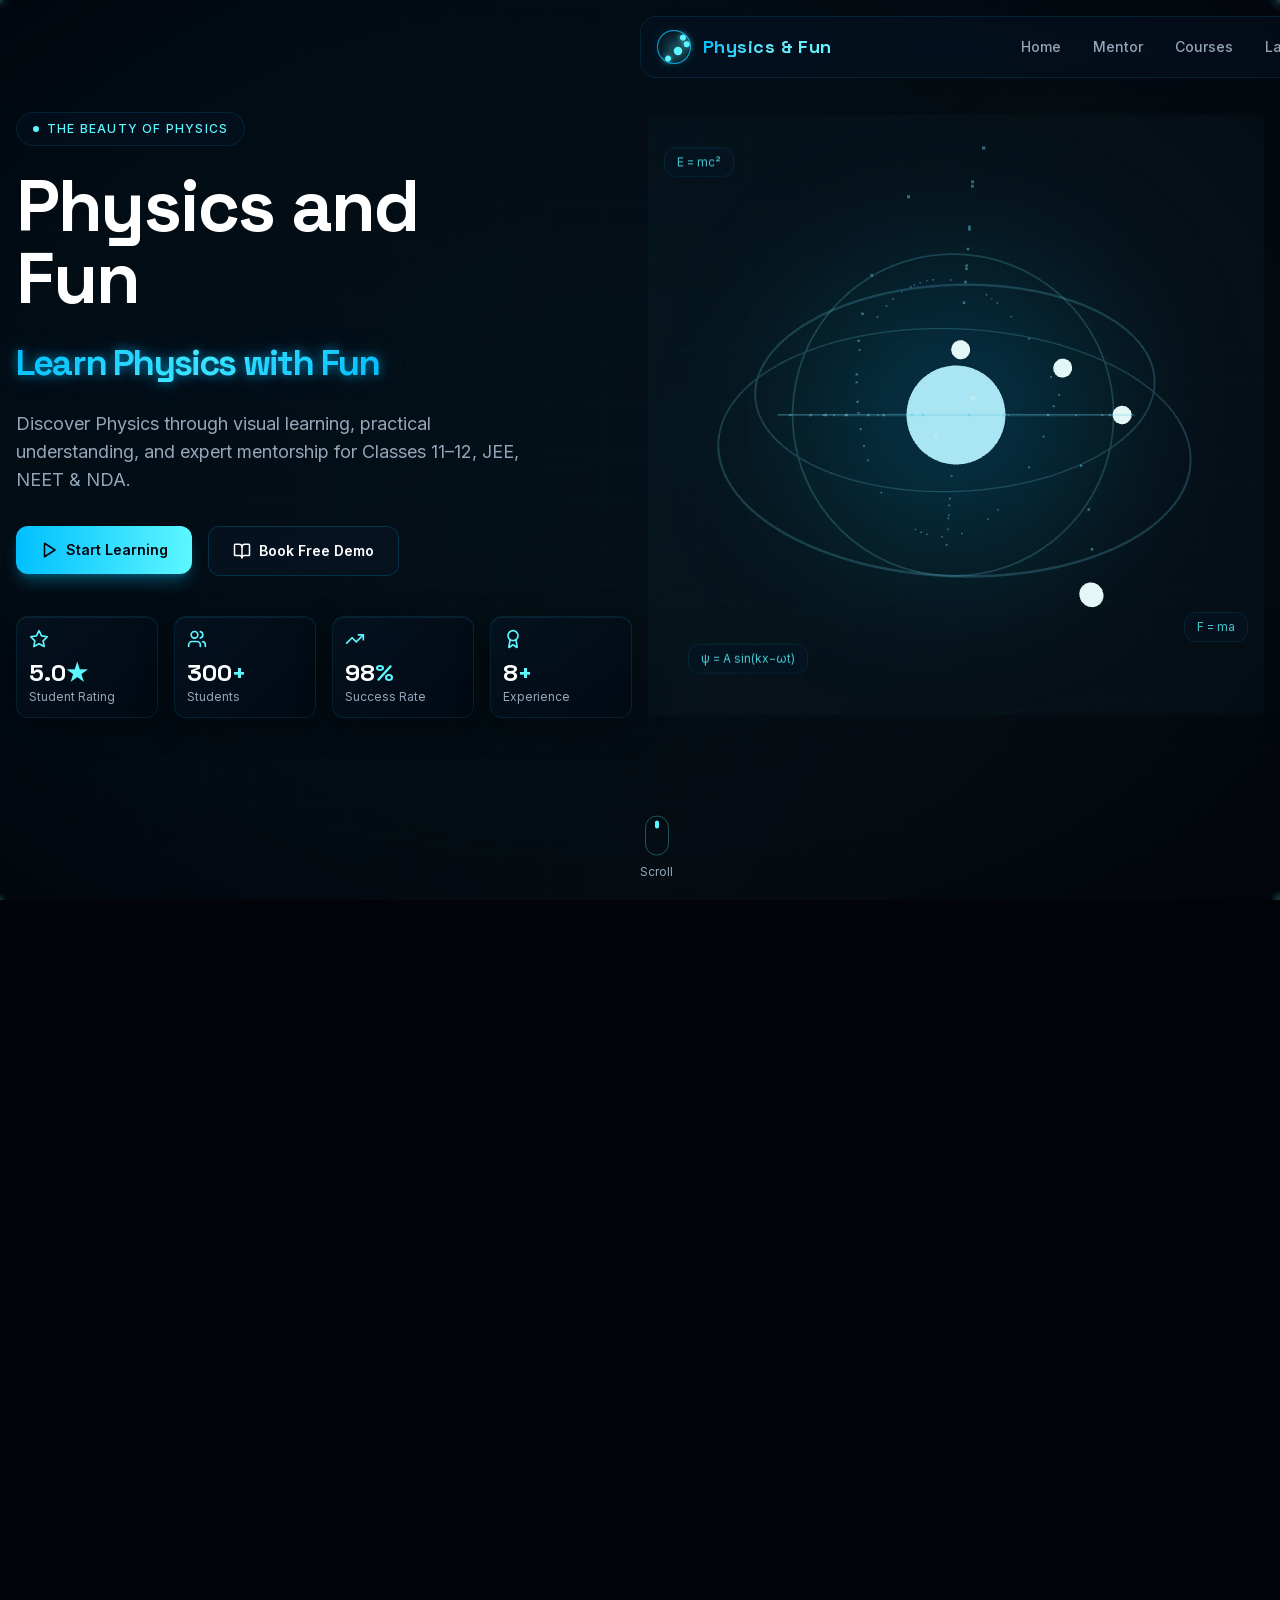
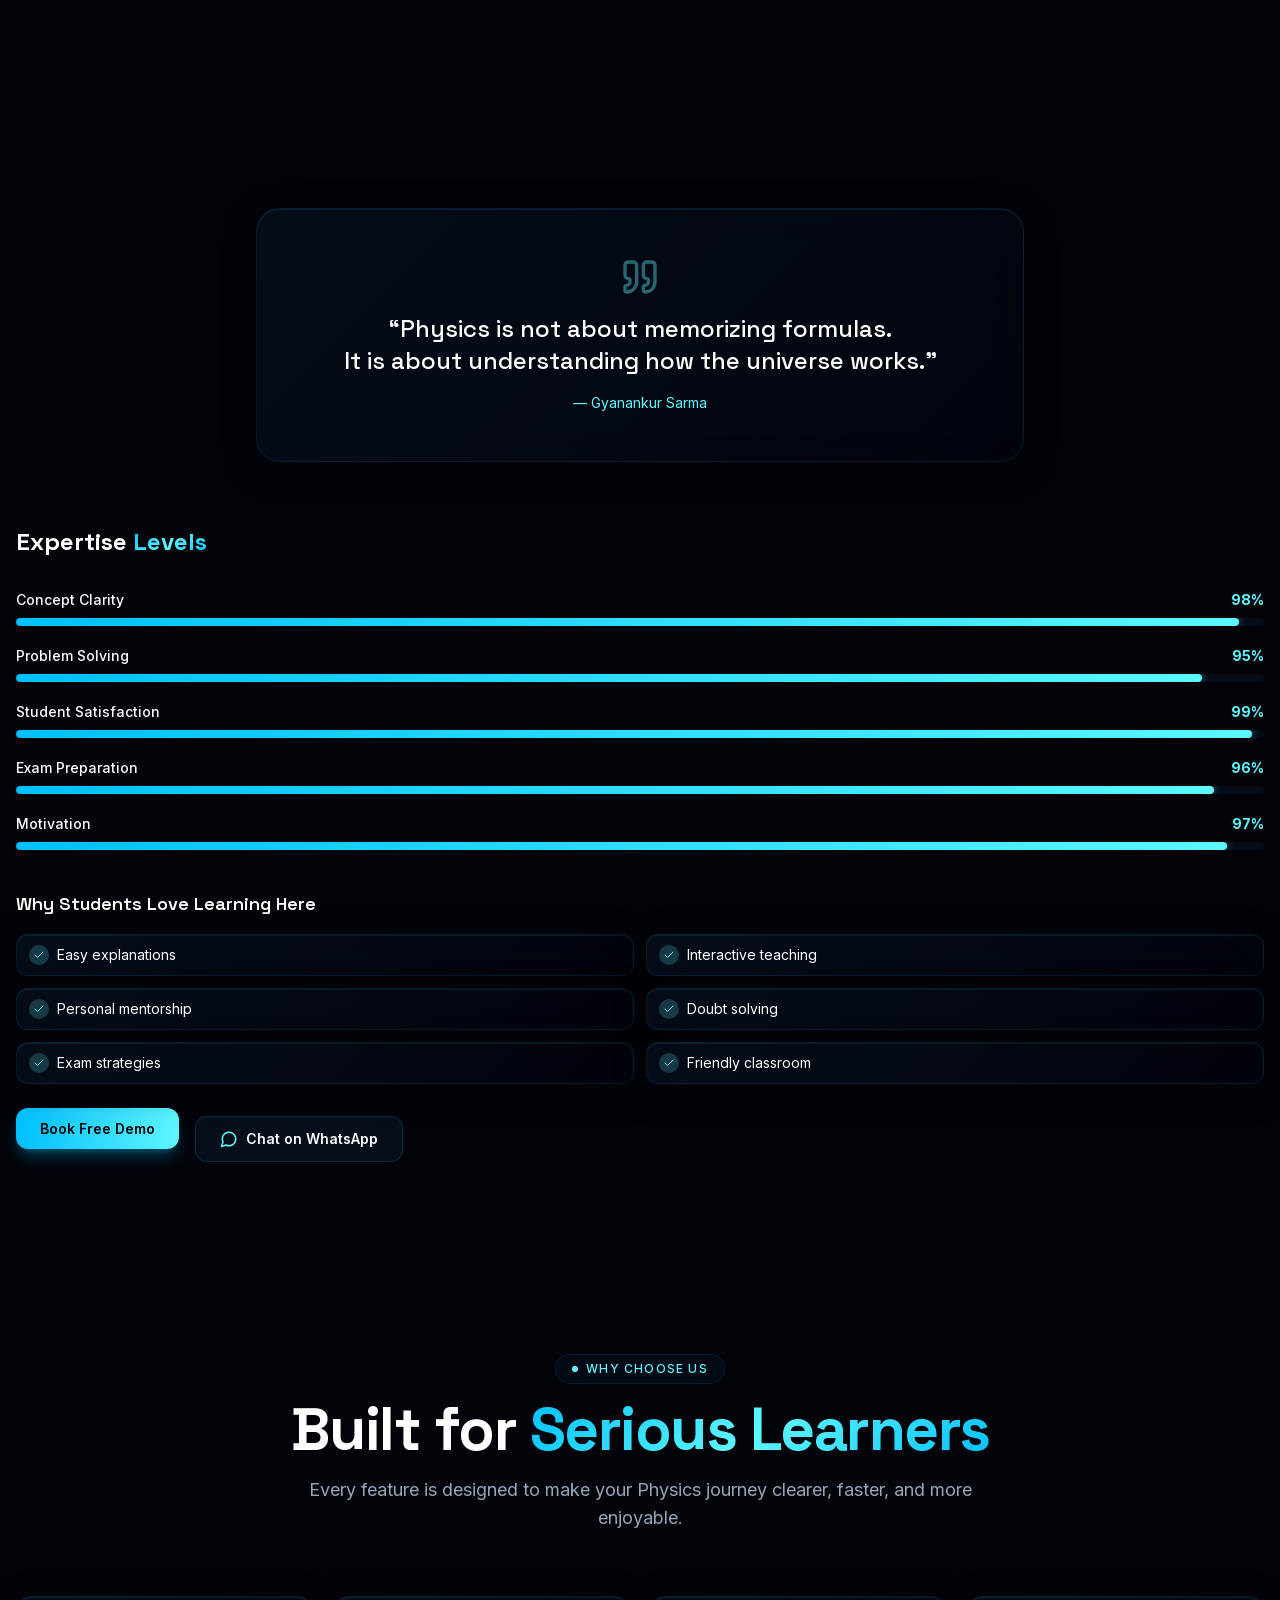
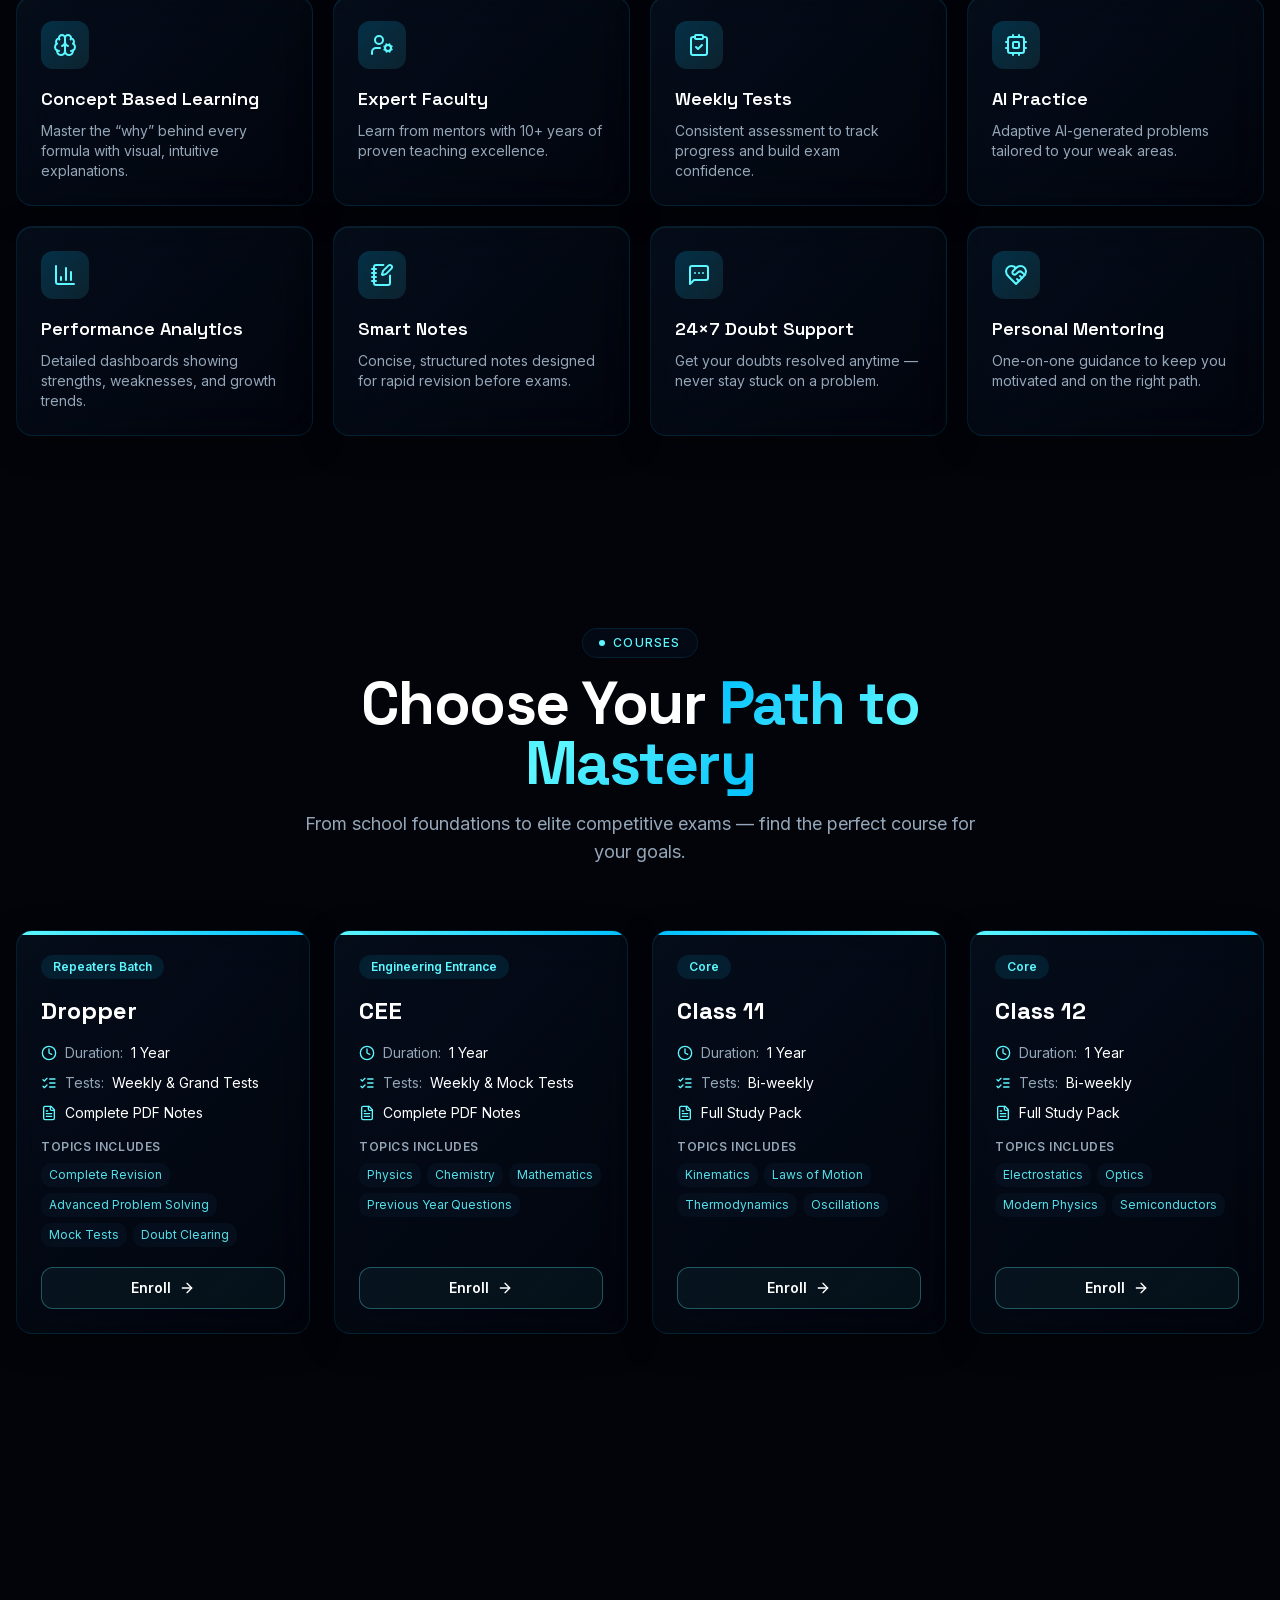
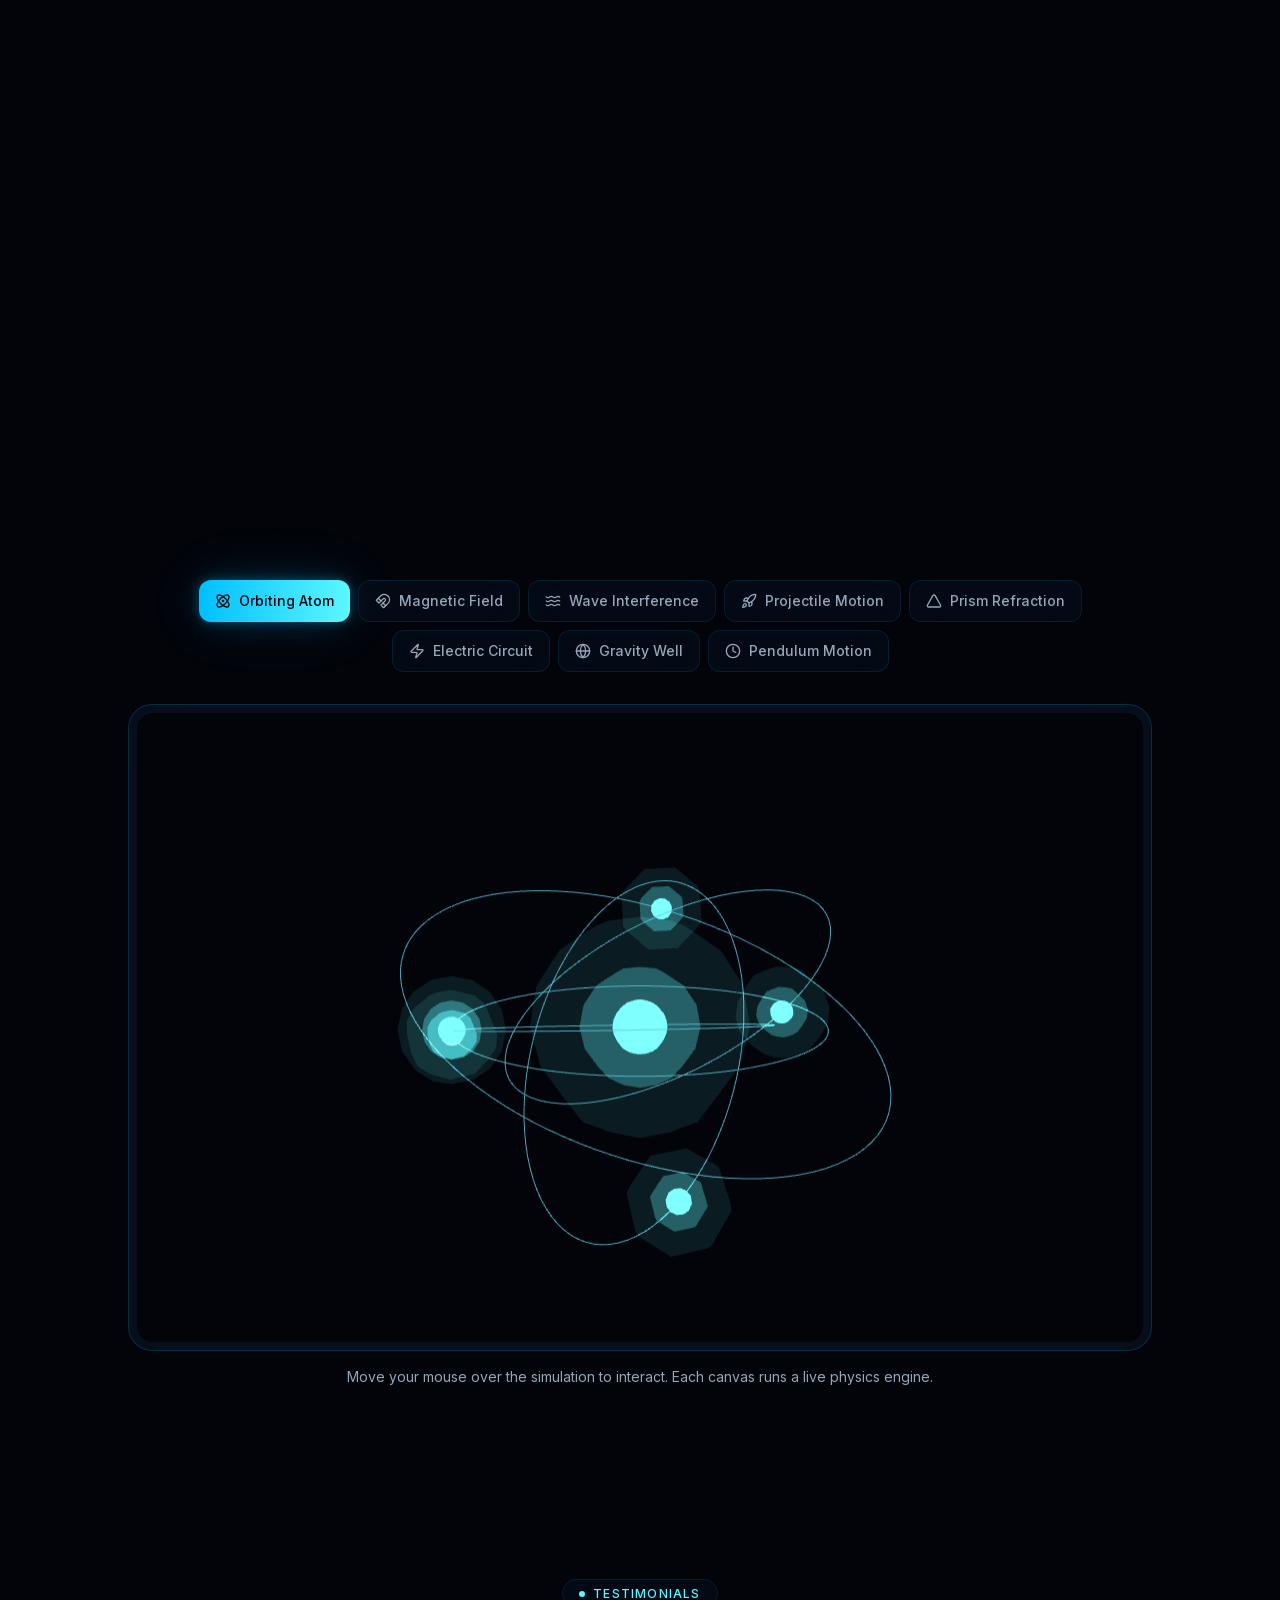
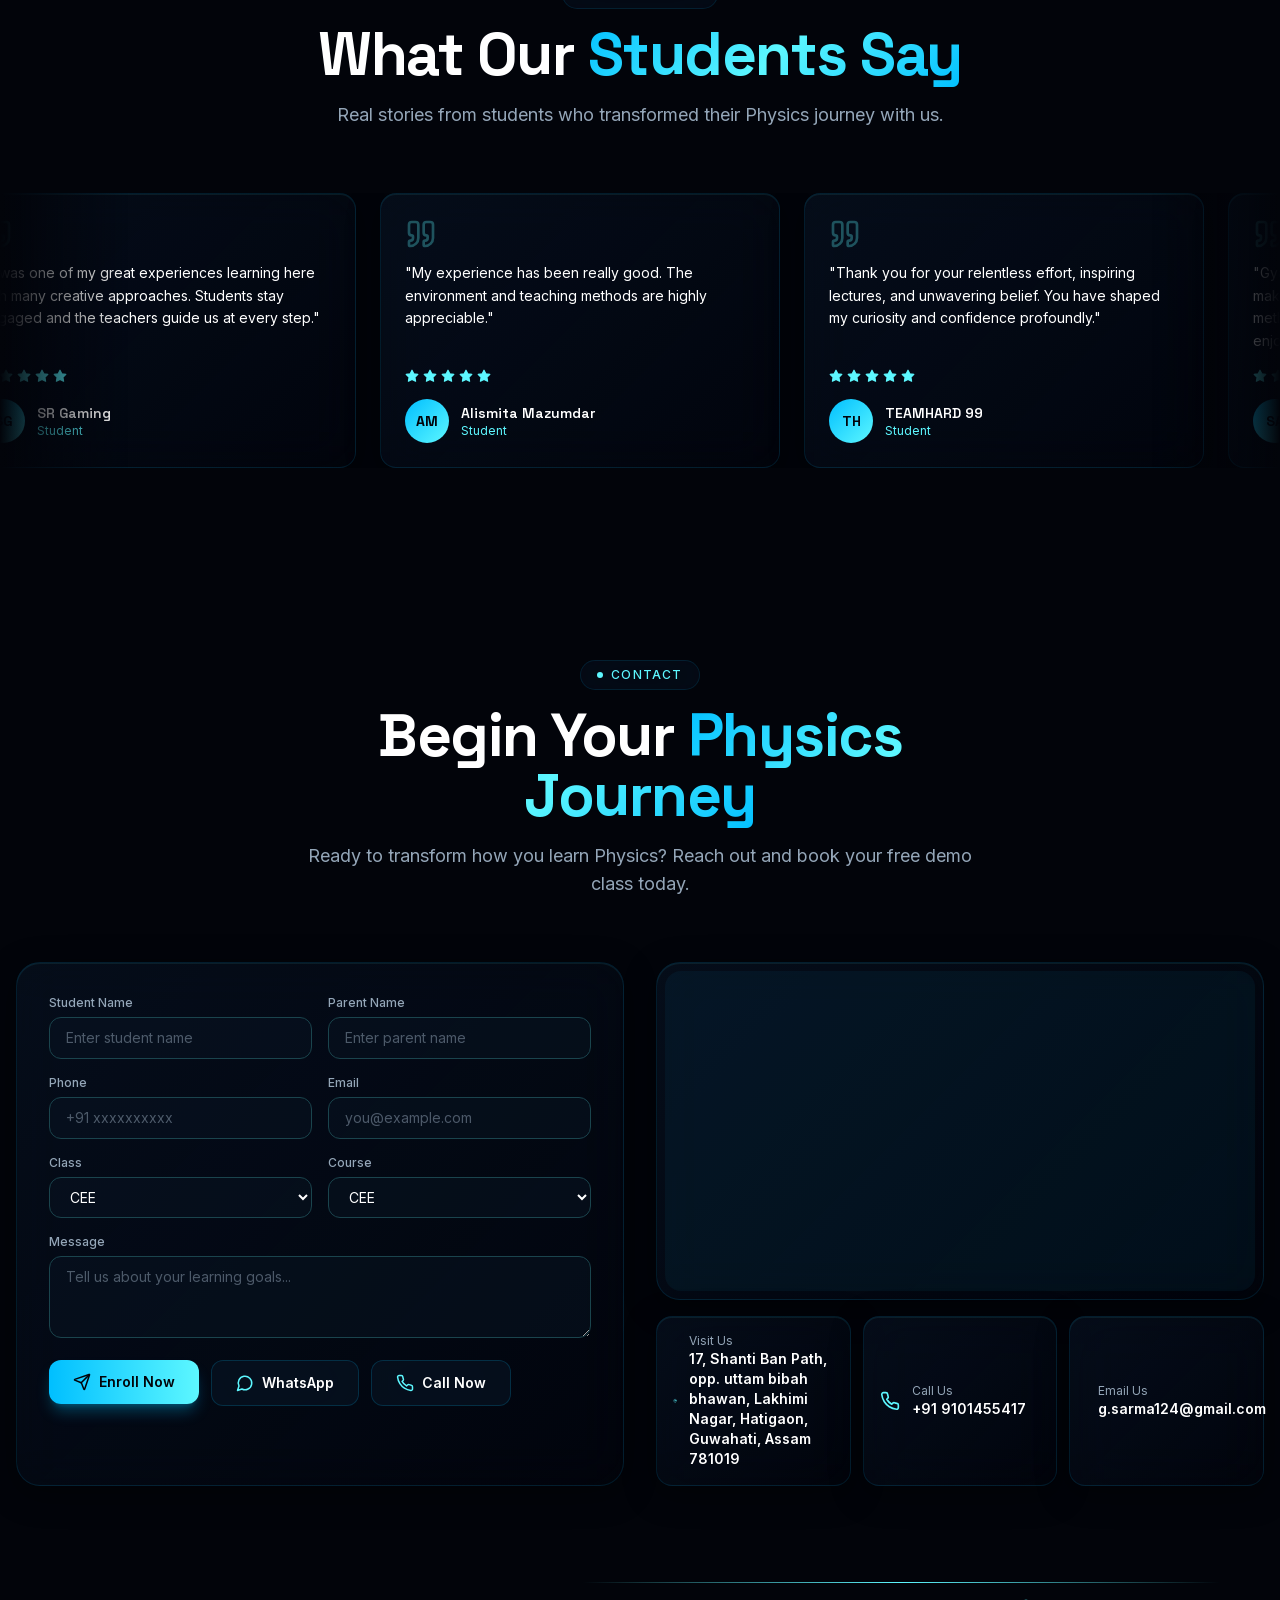
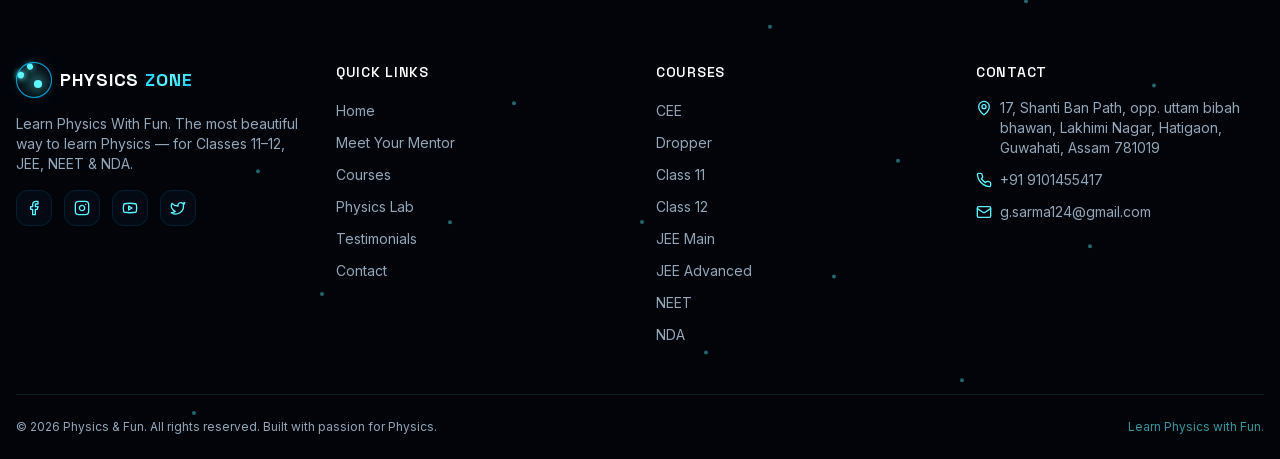
<file: index.html>
<!DOCTYPE html><html lang="en" class="__variable_f367f3 __variable_dd5b2f"><head><meta charSet="utf-8"/><meta name="viewport" content="width=device-width, initial-scale=1"/><link rel="preload" href="/_next/static/media/36966cca54120369-s.p.woff2" as="font" crossorigin="" type="font/woff2"/><link rel="preload" href="/_next/static/media/e4af272ccee01ff0-s.p.woff2" as="font" crossorigin="" type="font/woff2"/><link rel="preload" href="/_next/static/css/b1e57e03c31889a1.css" as="style"/><link rel="stylesheet" href="/_next/static/css/b1e57e03c31889a1.css" data-precedence="next"/><link rel="preload" href="/_next/static/chunks/webpack-378cba6a6ea20751.js" as="script" fetchPriority="low"/><script src="/_next/static/chunks/fd9d1056-04a0620e88d603f2.js" async=""></script><script src="/_next/static/chunks/864-a7a5fb8e7a8a9dfd.js" async=""></script><script src="/_next/static/chunks/main-app-fc51d5ef6307814d.js" async=""></script><title>Physics &amp; Fun | Best Physics Tuition &amp; NEET/JEE Coaching in Guwahati, Assam</title><meta name="title" content="Physics &amp; Fun | Best Physics Tuition &amp; NEET/JEE Coaching in Guwahati, Assam"/><meta name="description" content="Physics &amp; Fun by Gyanankur Sarma in Guwahati: Class 11–12 (CBSE/AHSEC), NEET, JEE &amp; Assam CEE physics coaching &amp; 1-on-1 home tutoring. 8+ yrs exp, 98% success."/><meta name="author" content="Gyanankur Sarma — Physics &amp; Fun"/><meta name="keywords" content="physics tuition in guwahati, physics home tutor guwahati, neet coaching in guwahati, jee physics tutor guwahati, physics tuition class 11, class 12 physics coaching guwahati, ahsec physics tuition, cbse physics tuition guwahati, assam cee coaching, nda physics coaching, gyanankur sarma, hatigaon physics coaching, best physics teacher in assam, physics and fun, physics tuition near me"/><meta name="robots" content="index, follow, max-image-preview:large, max-snippet:-1, max-video-preview:-1"/><meta name="googlebot" content="index, follow, max-image-preview:large, max-snippet:-1, max-video-preview:-1"/><link rel="icon" type="image/svg+xml" href="/favicon.svg"/><link rel="canonical" href="https://www.physicsandfun.run.place/"/><link rel="alternate" hrefLang="en-IN" href="https://www.physicsandfun.run.place/"/><link rel="alternate" hrefLang="x-default" href="https://www.physicsandfun.run.place/"/><link rel="alternate" type="text/plain" title="LLMs Context" href="https://www.physicsandfun.run.place/llms.txt"/><link rel="sitemap" type="application/xml" title="Sitemap" href="https://www.physicsandfun.run.place/sitemap.xml"/><meta name="geo.region" content="IN-AS"/><meta name="geo.placename" content="Hatigaon, Guwahati, Assam"/><meta name="geo.position" content="26.1445;91.7362"/><meta name="ICBM" content="26.1445, 91.7362"/><meta property="og:title" content="Physics &amp; Fun | Best Physics Tuition &amp; NEET/JEE Coaching in Guwahati, Assam"/><meta property="og:description" content="Premier Physics coaching &amp; 1-on-1 home tutoring in Guwahati by Gyanankur Sarma (B.Tech ECE, M.Sc Physics). Class 11–12 (CBSE/AHSEC), NEET, JEE, Assam CEE &amp; NDA. 8+ yrs exp, 98% success rate."/><meta property="og:url" content="https://www.physicsandfun.run.place/"/><meta property="og:site_name" content="Physics &amp; Fun"/><meta property="og:locale" content="en_IN"/><meta property="og:type" content="website"/><meta property="og:image" content="https://www.physicsandfun.run.place/mentor.jpg"/><meta property="og:image:alt" content="Gyanankur Sarma — Founder and Senior Physics Mentor at Physics &amp; Fun, Guwahati"/><meta name="twitter:card" content="summary_large_image"/><meta name="twitter:url" content="https://www.physicsandfun.run.place/"/><meta name="twitter:title" content="Physics &amp; Fun | Best Physics Tuition &amp; NEET/JEE Coaching in Guwahati, Assam"/><meta name="twitter:description" content="Premier Physics coaching &amp; 1-on-1 home tutoring in Guwahati by Gyanankur Sarma (B.Tech ECE, M.Sc Physics). Class 11–12 (CBSE/AHSEC), NEET, JEE, Assam CEE &amp; NDA. 8+ yrs exp, 98% success rate."/><meta name="twitter:image" content="https://www.physicsandfun.run.place/mentor.jpg"/><meta name="next-size-adjust"/><script src="/_next/static/chunks/polyfills-c67a75d1b6f99dc8.js" noModule=""></script></head><body class="font-sans antialiased"><!--$!--><template data-dgst="NEXT_DYNAMIC_NO_SSR_CODE"></template><!--/$--><div class="pointer-events-none fixed z-[9999] hidden md:block" style="transform:translateX(-100px) translateY(-100px)"><div class="absolute -translate-x-1/2 -translate-y-1/2 rounded-full border" style="box-shadow:0 0 12px rgba(0,191,255,0.4)"></div></div><div class="pointer-events-none fixed z-[9999] hidden md:block" style="transform:translateX(-100px) translateY(-100px)"><div class="absolute -translate-x-1/2 -translate-y-1/2 rounded-full bg-zone-glow" style="box-shadow:0 0 10px rgba(93,247,255,0.9), 0 0 20px rgba(0,191,255,0.6)"></div></div><!--$!--><template data-dgst="NEXT_DYNAMIC_NO_SSR_CODE"></template><!--/$--><nav class="fixed left-1/2 top-4 z-50 -translate-x-1/2 transition-all duration-500 w-[95%] max-w-6xl" style="opacity:1;transform:none"><div class="flex items-center justify-between gap-3 rounded-2xl px-4 py-3 transition-all duration-500 glass"><a href="#home" class="flex items-center gap-2 sm:gap-3"><div class="relative" style="width:34px;height:34px"><div class="absolute inset-0 rounded-full" style="background:radial-gradient(circle, rgba(93,247,255,0.3), transparent 70%);filter:blur(8px)"></div><div class="absolute inset-0" style="transform:rotate(0deg)"><div class="absolute inset-0 rounded-full border border-zone-electric/40"><div class="absolute left-1/2 top-0 h-1.5 w-1.5 -translate-x-1/2 rounded-full bg-zone-glow" style="box-shadow:0 0 6px rgba(93,247,255,0.9)"></div></div></div><div class="absolute inset-0" style="transform:rotate(60deg)"><div class="absolute inset-0 rounded-full border border-zone-electric/40"><div class="absolute left-1/2 top-0 h-1.5 w-1.5 -translate-x-1/2 rounded-full bg-zone-glow" style="box-shadow:0 0 6px rgba(93,247,255,0.9)"></div></div></div><div class="absolute inset-0" style="transform:rotate(120deg)"><div class="absolute inset-0 rounded-full border border-zone-electric/40"><div class="absolute left-1/2 top-0 h-1.5 w-1.5 -translate-x-1/2 rounded-full bg-zone-glow" style="box-shadow:0 0 6px rgba(93,247,255,0.9)"></div></div></div><div class="absolute left-1/2 top-1/2 h-2 w-2 -translate-x-1/2 -translate-y-1/2 rounded-full bg-zone-glow" style="box-shadow:0 0 12px rgba(93,247,255,1)"></div></div><span class="whitespace-nowrap font-display text-base font-bold tracking-wide sm:text-lg"><span class="bg-gradient-to-r from-zone-electric via-cyan-300 to-zone-glow bg-clip-text text-transparent">Physics &amp; Fun</span></span></a><div class="hidden lg:flex items-center gap-2"><a href="#home" class="relative px-3 py-2 text-sm font-medium text-muted-foreground transition-colors hover:text-white">Home</a><a href="#mentor" class="relative px-3 py-2 text-sm font-medium text-muted-foreground transition-colors hover:text-white">Mentor</a><a href="#courses" class="relative px-3 py-2 text-sm font-medium text-muted-foreground transition-colors hover:text-white">Courses</a><a href="#lab" class="relative px-3 py-2 text-sm font-medium text-muted-foreground transition-colors hover:text-white">Lab</a><a href="#testimonials" class="relative px-3 py-2 text-sm font-medium text-muted-foreground transition-colors hover:text-white">Reviews</a><a href="#contact" class="relative px-3 py-2 text-sm font-medium text-muted-foreground transition-colors hover:text-white">Contact</a></div><div class="hidden lg:block"><div class="inline-block" style="transform:none"><a href="#contact" class="rounded-xl bg-gradient-to-r from-zone-electric to-zone-glow px-5 py-2.5 text-sm font-semibold text-zone-bg shadow-lg shadow-zone-electric/30 transition-transform hover:scale-105">Enroll Now</a></div></div><button class="rounded-lg p-2 text-white lg:hidden" aria-label="Toggle menu"><svg xmlns="http://www.w3.org/2000/svg" width="22" height="22" viewBox="0 0 24 24" fill="none" stroke="currentColor" stroke-width="2" stroke-linecap="round" stroke-linejoin="round" class="lucide lucide-menu"><line x1="4" x2="20" y1="12" y2="12"></line><line x1="4" x2="20" y1="6" y2="6"></line><line x1="4" x2="20" y1="18" y2="18"></line></svg></button></div></nav><main class="relative"><section id="home" class="relative min-h-screen overflow-hidden pt-28 pb-12"><div class="container mx-auto px-4"><div class="grid items-center gap-8 lg:grid-cols-2 lg:gap-4"><div class="relative z-10 order-2 lg:order-1" style="opacity:1;transform:none"><div class="mb-6 inline-flex items-center gap-2 rounded-full glass px-4 py-2 text-xs font-medium uppercase tracking-widest text-zone-glow"><span class="h-1.5 w-1.5 rounded-full bg-zone-glow animate-pulse"></span>The Beauty of Physics</div><h1 class="font-display text-5xl font-bold leading-[1.05] tracking-tight sm:text-6xl lg:text-7xl">Physics and<br/>Fun<br/><span class="gradient-text neon-text text-2xl sm:text-3xl lg:text-4xl">Learn Physics with Fun</span></h1><p class="mt-6 max-w-lg text-base text-muted-foreground sm:text-lg">Discover Physics through visual learning, practical understanding, and expert mentorship for Classes 11–12, JEE, NEET &amp; NDA.</p><div class="mt-8 flex flex-wrap gap-4"><div class="inline-block" style="transform:none"><a href="#courses" class="group flex items-center gap-2 rounded-xl bg-gradient-to-r from-zone-electric to-zone-glow px-6 py-3.5 text-sm font-semibold text-zone-bg shadow-lg shadow-zone-electric/30 transition-transform hover:scale-105"><svg xmlns="http://www.w3.org/2000/svg" width="18" height="18" viewBox="0 0 24 24" fill="none" stroke="currentColor" stroke-width="2" stroke-linecap="round" stroke-linejoin="round" class="lucide lucide-play transition-transform group-hover:scale-110"><polygon points="6 3 20 12 6 21 6 3"></polygon></svg>Start Learning</a></div><div class="inline-block" style="transform:none"><a href="#contact" class="flex items-center gap-2 rounded-xl glass-strong px-6 py-3.5 text-sm font-semibold text-white transition-all hover:border-zone-glow/40 hover:bg-white/5"><svg xmlns="http://www.w3.org/2000/svg" width="18" height="18" viewBox="0 0 24 24" fill="none" stroke="currentColor" stroke-width="2" stroke-linecap="round" stroke-linejoin="round" class="lucide lucide-book-open"><path d="M12 7v14"></path><path d="M3 18a1 1 0 0 1-1-1V4a1 1 0 0 1 1-1h5a4 4 0 0 1 4 4 4 4 0 0 1 4-4h5a1 1 0 0 1 1 1v13a1 1 0 0 1-1 1h-6a3 3 0 0 0-3 3 3 3 0 0 0-3-3z"></path></svg>Book Free Demo</a></div></div><div class="mt-10 grid grid-cols-2 gap-4 sm:grid-cols-4"><div class="glass-card rounded-xl p-3" style="opacity:1;transform:none"><svg xmlns="http://www.w3.org/2000/svg" width="24" height="24" viewBox="0 0 24 24" fill="none" stroke="currentColor" stroke-width="2" stroke-linecap="round" stroke-linejoin="round" class="lucide lucide-star mb-2 h-5 w-5 text-zone-glow"><polygon points="12 2 15.09 8.26 22 9.27 17 14.14 18.18 21.02 12 17.77 5.82 21.02 7 14.14 2 9.27 8.91 8.26 12 2"></polygon></svg><div class="font-display text-2xl font-bold text-white">5.0<span class="text-zone-glow">★</span></div><div class="text-xs text-muted-foreground">Student Rating</div></div><div class="glass-card rounded-xl p-3" style="opacity:1;transform:none"><svg xmlns="http://www.w3.org/2000/svg" width="24" height="24" viewBox="0 0 24 24" fill="none" stroke="currentColor" stroke-width="2" stroke-linecap="round" stroke-linejoin="round" class="lucide lucide-users mb-2 h-5 w-5 text-zone-glow"><path d="M16 21v-2a4 4 0 0 0-4-4H6a4 4 0 0 0-4 4v2"></path><circle cx="9" cy="7" r="4"></circle><path d="M22 21v-2a4 4 0 0 0-3-3.87"></path><path d="M16 3.13a4 4 0 0 1 0 7.75"></path></svg><div class="font-display text-2xl font-bold text-white">300<span class="text-zone-glow">+</span></div><div class="text-xs text-muted-foreground">Students</div></div><div class="glass-card rounded-xl p-3" style="opacity:1;transform:none"><svg xmlns="http://www.w3.org/2000/svg" width="24" height="24" viewBox="0 0 24 24" fill="none" stroke="currentColor" stroke-width="2" stroke-linecap="round" stroke-linejoin="round" class="lucide lucide-trending-up mb-2 h-5 w-5 text-zone-glow"><polyline points="22 7 13.5 15.5 8.5 10.5 2 17"></polyline><polyline points="16 7 22 7 22 13"></polyline></svg><div class="font-display text-2xl font-bold text-white">98<span class="text-zone-glow">%</span></div><div class="text-xs text-muted-foreground">Success Rate</div></div><div class="glass-card rounded-xl p-3" style="opacity:1;transform:none"><svg xmlns="http://www.w3.org/2000/svg" width="24" height="24" viewBox="0 0 24 24" fill="none" stroke="currentColor" stroke-width="2" stroke-linecap="round" stroke-linejoin="round" class="lucide lucide-award mb-2 h-5 w-5 text-zone-glow"><path d="m15.477 12.89 1.515 8.526a.5.5 0 0 1-.81.47l-3.58-2.687a1 1 0 0 0-1.197 0l-3.586 2.686a.5.5 0 0 1-.81-.469l1.514-8.526"></path><circle cx="12" cy="8" r="6"></circle></svg><div class="font-display text-2xl font-bold text-white">8<span class="text-zone-glow">+</span></div><div class="text-xs text-muted-foreground">Experience</div></div></div></div><div class="relative order-1 h-[320px] sm:h-[420px] lg:order-2 lg:h-[600px]" style="opacity:1;transform:none"><div class="absolute left-1/2 top-1/2 h-72 w-72 -translate-x-1/2 -translate-y-1/2 rounded-full bg-zone-electric/20 blur-[40px] lg:blur-[80px] animate-glowPulse"></div><div class="absolute inset-0 h-full w-full"><!--$!--><template data-dgst="NEXT_DYNAMIC_NO_SSR_CODE"></template><div class="h-full flex items-center justify-center"><div class="h-32 w-32 rounded-full bg-zone-electric/20 blur-3xl animate-pulse"></div></div><!--/$--></div><div class="absolute left-4 top-10 glass rounded-lg px-3 py-1.5 text-xs text-zone-glow/80">E = mc²</div><div class="absolute right-4 bottom-20 glass rounded-lg px-3 py-1.5 text-xs text-zone-glow/80">F = ma</div><div class="absolute bottom-10 left-10 glass rounded-lg px-3 py-1.5 text-xs text-zone-glow/80">ψ = A sin(kx−ωt)</div></div></div></div><div class="absolute bottom-6 left-1/2 -translate-x-1/2"><div class="flex flex-col items-center gap-2"><div class="h-10 w-6 rounded-full border border-zone-glow/30 p-1"><div class="h-2 w-1 mx-auto rounded-full bg-zone-glow animate-scrollLine"></div></div><span class="text-xs text-muted-foreground">Scroll</span></div></div></section><!--$--><section id="mentor" class="relative py-24"><div class="container mx-auto px-4"><div class="max-w-3xl mx-auto text-center"><div class="mb-4 inline-flex items-center gap-2 rounded-full glass px-4 py-1.5 text-xs font-medium uppercase tracking-widest text-zone-glow mx-auto" style="opacity:1;transform:none"><span class="h-1.5 w-1.5 rounded-full bg-zone-glow animate-pulse"></span>Meet Your Mentor</div><h2 class="font-display text-4xl font-bold leading-tight tracking-tight sm:text-5xl lg:text-6xl" style="opacity:0;transform:translateY(30px)">Learn from a<!-- --> <span class="gradient-text">Physics Visionary</span></h2><p class="mt-4 text-base text-muted-foreground sm:text-lg mx-auto max-w-2xl" style="opacity:1;transform:none">A mentor who makes Physics simple, visual, and exciting — transforming how students understand the universe.</p></div><div class="mt-16 grid items-center gap-8 lg:grid-cols-2"><div class="relative mx-auto max-w-sm" style="opacity:1;transform:none"><div class="relative glass-card light-sweep rounded-3xl p-3" style="transform-style:preserve-3d;transform:none"><div class="relative w-full"><div class="relative aspect-[3/4] overflow-hidden rounded-2xl"><img src="/mentor.webp" alt="Gyanankur Sarma — Founder and Senior Physics Mentor at Physics &amp; Fun, Guwahati" width="327" height="495" loading="lazy" decoding="async" class="h-full w-full object-cover object-top"/></div><div class="absolute right-4 top-4 glass-strong rounded-full px-3 py-1.5 text-xs font-semibold text-zone-glow">★ Top Rated</div><div class="absolute inset-0 rounded-2xl ring-1 ring-zone-glow/20"></div></div></div><div class="absolute -inset-4 -z-10 rounded-full bg-zone-electric/10 blur-3xl animate-glowPulse"></div></div><div class="grid grid-cols-1 gap-4 sm:grid-cols-2" style="opacity:0;transform:translateX(40px)"><div class="glass-card group rounded-2xl p-4 transition-all hover:border-zone-glow/30 hover:neon-glow" style="opacity:1;transform:none"><div class="mb-2 flex h-10 w-10 items-center justify-center rounded-xl bg-zone-electric/10 text-zone-glow transition-transform group-hover:scale-110"><svg xmlns="http://www.w3.org/2000/svg" width="20" height="20" viewBox="0 0 24 24" fill="none" stroke="currentColor" stroke-width="2" stroke-linecap="round" stroke-linejoin="round" class="lucide lucide-user"><path d="M19 21v-2a4 4 0 0 0-4-4H9a4 4 0 0 0-4 4v2"></path><circle cx="12" cy="7" r="4"></circle></svg></div><div class="text-xs text-muted-foreground">Mentor Name</div><div class="font-display text-lg font-semibold text-white">Gyanankur Sarma</div></div><div class="glass-card group rounded-2xl p-4 transition-all hover:border-zone-glow/30 hover:neon-glow" style="opacity:1;transform:none"><div class="mb-2 flex h-10 w-10 items-center justify-center rounded-xl bg-zone-electric/10 text-zone-glow transition-transform group-hover:scale-110"><svg xmlns="http://www.w3.org/2000/svg" width="20" height="20" viewBox="0 0 24 24" fill="none" stroke="currentColor" stroke-width="2" stroke-linecap="round" stroke-linejoin="round" class="lucide lucide-graduation-cap"><path d="M21.42 10.922a1 1 0 0 0-.019-1.838L12.83 5.18a2 2 0 0 0-1.66 0L2.6 9.08a1 1 0 0 0 0 1.832l8.57 3.908a2 2 0 0 0 1.66 0z"></path><path d="M22 10v6"></path><path d="M6 12.5V16a6 3 0 0 0 12 0v-3.5"></path></svg></div><div class="text-xs text-muted-foreground">Qualification</div><div class="font-display text-lg font-semibold text-white">B.Tech(ECE), M.Sc(Physics)</div></div><div class="glass-card group rounded-2xl p-4 transition-all hover:border-zone-glow/30 hover:neon-glow" style="opacity:1;transform:none"><div class="mb-2 flex h-10 w-10 items-center justify-center rounded-xl bg-zone-electric/10 text-zone-glow transition-transform group-hover:scale-110"><svg xmlns="http://www.w3.org/2000/svg" width="20" height="20" viewBox="0 0 24 24" fill="none" stroke="currentColor" stroke-width="2" stroke-linecap="round" stroke-linejoin="round" class="lucide lucide-book-open"><path d="M12 7v14"></path><path d="M3 18a1 1 0 0 1-1-1V4a1 1 0 0 1 1-1h5a4 4 0 0 1 4 4 4 4 0 0 1 4-4h5a1 1 0 0 1 1 1v13a1 1 0 0 1-1 1h-6a3 3 0 0 0-3 3 3 3 0 0 0-3-3z"></path></svg></div><div class="text-xs text-muted-foreground">Teaching Experience</div><div class="font-display text-lg font-semibold text-white">8+ Years</div></div><div class="glass-card group rounded-2xl p-4 transition-all hover:border-zone-glow/30 hover:neon-glow" style="opacity:1;transform:none"><div class="mb-2 flex h-10 w-10 items-center justify-center rounded-xl bg-zone-electric/10 text-zone-glow transition-transform group-hover:scale-110"><svg xmlns="http://www.w3.org/2000/svg" width="20" height="20" viewBox="0 0 24 24" fill="none" stroke="currentColor" stroke-width="2" stroke-linecap="round" stroke-linejoin="round" class="lucide lucide-target"><circle cx="12" cy="12" r="10"></circle><circle cx="12" cy="12" r="6"></circle><circle cx="12" cy="12" r="2"></circle></svg></div><div class="text-xs text-muted-foreground">Students Mentored</div><div class="font-display text-lg font-semibold text-white">300+</div></div><div class="glass-card group rounded-2xl p-4 transition-all hover:border-zone-glow/30 hover:neon-glow" style="opacity:1;transform:none"><div class="mb-2 flex h-10 w-10 items-center justify-center rounded-xl bg-zone-electric/10 text-zone-glow transition-transform group-hover:scale-110"><svg xmlns="http://www.w3.org/2000/svg" width="20" height="20" viewBox="0 0 24 24" fill="none" stroke="currentColor" stroke-width="2" stroke-linecap="round" stroke-linejoin="round" class="lucide lucide-star"><polygon points="12 2 15.09 8.26 22 9.27 17 14.14 18.18 21.02 12 17.77 5.82 21.02 7 14.14 2 9.27 8.91 8.26 12 2"></polygon></svg></div><div class="text-xs text-muted-foreground">Success Rate</div><div class="font-display text-lg font-semibold text-white">98%</div></div></div></div><div class="mx-auto mt-12 max-w-3xl" style="opacity:0;transform:translateY(30px)"><div class="glass-card relative rounded-3xl p-8 text-center sm:p-12"><svg xmlns="http://www.w3.org/2000/svg" width="24" height="24" viewBox="0 0 24 24" fill="none" stroke="currentColor" stroke-width="2" stroke-linecap="round" stroke-linejoin="round" class="lucide lucide-quote mx-auto mb-4 h-10 w-10 text-zone-glow/40"><path d="M16 3a2 2 0 0 0-2 2v6a2 2 0 0 0 2 2 1 1 0 0 1 1 1v1a2 2 0 0 1-2 2 1 1 0 0 0-1 1v2a1 1 0 0 0 1 1 6 6 0 0 0 6-6V5a2 2 0 0 0-2-2z"></path><path d="M5 3a2 2 0 0 0-2 2v6a2 2 0 0 0 2 2 1 1 0 0 1 1 1v1a2 2 0 0 1-2 2 1 1 0 0 0-1 1v2a1 1 0 0 0 1 1 6 6 0 0 0 6-6V5a2 2 0 0 0-2-2z"></path></svg><p class="font-display text-xl font-medium leading-relaxed text-white sm:text-2xl">“Physics is not about memorizing formulas.<br/>It is about understanding how the universe works.”</p><div class="mt-4 text-sm text-zone-glow">— Gyanankur Sarma</div></div></div><div class="mt-16"><div><h3 class="mb-8 font-display text-2xl font-bold text-white">Expertise <span class="gradient-text">Levels</span></h3><div class="space-y-5"><div style="opacity:0;transform:translateX(20px)"><div class="mb-2 flex items-center justify-between"><span class="text-sm font-medium text-white">Concept Clarity</span><span class="text-sm font-bold text-zone-glow">98<!-- -->%</span></div><div class="h-2 overflow-hidden rounded-full bg-zone-surface/50"><div class="h-full rounded-full bg-gradient-to-r from-zone-electric to-zone-glow" style="box-shadow:0 0 10px rgba(93,247,255,0.5);width:0px"></div></div></div><div style="opacity:0;transform:translateX(20px)"><div class="mb-2 flex items-center justify-between"><span class="text-sm font-medium text-white">Problem Solving</span><span class="text-sm font-bold text-zone-glow">95<!-- -->%</span></div><div class="h-2 overflow-hidden rounded-full bg-zone-surface/50"><div class="h-full rounded-full bg-gradient-to-r from-zone-electric to-zone-glow" style="box-shadow:0 0 10px rgba(93,247,255,0.5);width:0px"></div></div></div><div style="opacity:0;transform:translateX(20px)"><div class="mb-2 flex items-center justify-between"><span class="text-sm font-medium text-white">Student Satisfaction</span><span class="text-sm font-bold text-zone-glow">99<!-- -->%</span></div><div class="h-2 overflow-hidden rounded-full bg-zone-surface/50"><div class="h-full rounded-full bg-gradient-to-r from-zone-electric to-zone-glow" style="box-shadow:0 0 10px rgba(93,247,255,0.5);width:0px"></div></div></div><div style="opacity:0;transform:translateX(20px)"><div class="mb-2 flex items-center justify-between"><span class="text-sm font-medium text-white">Exam Preparation</span><span class="text-sm font-bold text-zone-glow">96<!-- -->%</span></div><div class="h-2 overflow-hidden rounded-full bg-zone-surface/50"><div class="h-full rounded-full bg-gradient-to-r from-zone-electric to-zone-glow" style="box-shadow:0 0 10px rgba(93,247,255,0.5);width:0px"></div></div></div><div style="opacity:0;transform:translateX(20px)"><div class="mb-2 flex items-center justify-between"><span class="text-sm font-medium text-white">Motivation</span><span class="text-sm font-bold text-zone-glow">97<!-- -->%</span></div><div class="h-2 overflow-hidden rounded-full bg-zone-surface/50"><div class="h-full rounded-full bg-gradient-to-r from-zone-electric to-zone-glow" style="box-shadow:0 0 10px rgba(93,247,255,0.5);width:0px"></div></div></div></div><div class="mt-10"><h4 class="mb-4 font-display text-lg font-semibold text-white">Why Students Love Learning Here</h4><div class="grid grid-cols-2 gap-3"><div class="flex items-center gap-2 glass-card rounded-xl px-3 py-2.5 text-sm text-white" style="opacity:0;transform:translateY(10px)"><div class="flex h-5 w-5 items-center justify-center rounded-full bg-zone-glow/20"><svg xmlns="http://www.w3.org/2000/svg" width="12" height="12" viewBox="0 0 24 24" fill="none" stroke="currentColor" stroke-width="2" stroke-linecap="round" stroke-linejoin="round" class="lucide lucide-check text-zone-glow"><path d="M20 6 9 17l-5-5"></path></svg></div>Easy explanations</div><div class="flex items-center gap-2 glass-card rounded-xl px-3 py-2.5 text-sm text-white" style="opacity:0;transform:translateY(10px)"><div class="flex h-5 w-5 items-center justify-center rounded-full bg-zone-glow/20"><svg xmlns="http://www.w3.org/2000/svg" width="12" height="12" viewBox="0 0 24 24" fill="none" stroke="currentColor" stroke-width="2" stroke-linecap="round" stroke-linejoin="round" class="lucide lucide-check text-zone-glow"><path d="M20 6 9 17l-5-5"></path></svg></div>Interactive teaching</div><div class="flex items-center gap-2 glass-card rounded-xl px-3 py-2.5 text-sm text-white" style="opacity:0;transform:translateY(10px)"><div class="flex h-5 w-5 items-center justify-center rounded-full bg-zone-glow/20"><svg xmlns="http://www.w3.org/2000/svg" width="12" height="12" viewBox="0 0 24 24" fill="none" stroke="currentColor" stroke-width="2" stroke-linecap="round" stroke-linejoin="round" class="lucide lucide-check text-zone-glow"><path d="M20 6 9 17l-5-5"></path></svg></div>Personal mentorship</div><div class="flex items-center gap-2 glass-card rounded-xl px-3 py-2.5 text-sm text-white" style="opacity:0;transform:translateY(10px)"><div class="flex h-5 w-5 items-center justify-center rounded-full bg-zone-glow/20"><svg xmlns="http://www.w3.org/2000/svg" width="12" height="12" viewBox="0 0 24 24" fill="none" stroke="currentColor" stroke-width="2" stroke-linecap="round" stroke-linejoin="round" class="lucide lucide-check text-zone-glow"><path d="M20 6 9 17l-5-5"></path></svg></div>Doubt solving</div><div class="flex items-center gap-2 glass-card rounded-xl px-3 py-2.5 text-sm text-white" style="opacity:0;transform:translateY(10px)"><div class="flex h-5 w-5 items-center justify-center rounded-full bg-zone-glow/20"><svg xmlns="http://www.w3.org/2000/svg" width="12" height="12" viewBox="0 0 24 24" fill="none" stroke="currentColor" stroke-width="2" stroke-linecap="round" stroke-linejoin="round" class="lucide lucide-check text-zone-glow"><path d="M20 6 9 17l-5-5"></path></svg></div>Exam strategies</div><div class="flex items-center gap-2 glass-card rounded-xl px-3 py-2.5 text-sm text-white" style="opacity:0;transform:translateY(10px)"><div class="flex h-5 w-5 items-center justify-center rounded-full bg-zone-glow/20"><svg xmlns="http://www.w3.org/2000/svg" width="12" height="12" viewBox="0 0 24 24" fill="none" stroke="currentColor" stroke-width="2" stroke-linecap="round" stroke-linejoin="round" class="lucide lucide-check text-zone-glow"><path d="M20 6 9 17l-5-5"></path></svg></div>Friendly classroom</div></div></div><div class="mt-8 flex flex-wrap gap-4"><div class="inline-block" style="transform:none"><a href="#contact" class="rounded-xl bg-gradient-to-r from-zone-electric to-zone-glow px-6 py-3 text-sm font-semibold text-zone-bg shadow-lg shadow-zone-electric/30 transition-transform hover:scale-105">Book Free Demo</a></div><div class="inline-block" style="transform:none"><a href="https://wa.me/919101455417" target="_blank" rel="noopener noreferrer" class="flex items-center gap-2 rounded-xl glass-strong px-6 py-3 text-sm font-semibold text-white transition-all hover:border-zone-glow/40 hover:bg-white/5"><svg xmlns="http://www.w3.org/2000/svg" width="18" height="18" viewBox="0 0 24 24" fill="none" stroke="currentColor" stroke-width="2" stroke-linecap="round" stroke-linejoin="round" class="lucide lucide-message-circle text-zone-glow"><path d="M7.9 20A9 9 0 1 0 4 16.1L2 22Z"></path></svg>Chat on WhatsApp</a></div></div></div></div></div></section><!--/$--><!--$--><section class="relative py-24"><div class="container mx-auto px-4"><div class="max-w-3xl mx-auto text-center"><div class="mb-4 inline-flex items-center gap-2 rounded-full glass px-4 py-1.5 text-xs font-medium uppercase tracking-widest text-zone-glow mx-auto" style="opacity:1;transform:none"><span class="h-1.5 w-1.5 rounded-full bg-zone-glow animate-pulse"></span>Why Choose Us</div><h2 class="font-display text-4xl font-bold leading-tight tracking-tight sm:text-5xl lg:text-6xl" style="opacity:0;transform:translateY(30px)">Built for<!-- --> <span class="gradient-text">Serious Learners</span></h2><p class="mt-4 text-base text-muted-foreground sm:text-lg mx-auto max-w-2xl" style="opacity:1;transform:none">Every feature is designed to make your Physics journey clearer, faster, and more enjoyable.</p></div><div class="mt-16 grid grid-cols-1 gap-5 sm:grid-cols-2 lg:grid-cols-4"><div class="glass-card group relative overflow-hidden rounded-2xl p-6 transition-all hover:border-zone-glow/30 hover:neon-glow" style="opacity:0;transform:translateY(30px)"><div class="absolute -right-8 -top-8 h-24 w-24 rounded-full bg-zone-electric/10 blur-2xl opacity-0 transition-opacity group-hover:opacity-100"></div><div class="mb-4 flex h-12 w-12 items-center justify-center rounded-xl bg-gradient-to-br from-zone-electric/20 to-zone-glow/10 text-zone-glow transition-transform group-hover:scale-110 group-hover:rotate-6"><svg xmlns="http://www.w3.org/2000/svg" width="24" height="24" viewBox="0 0 24 24" fill="none" stroke="currentColor" stroke-width="2" stroke-linecap="round" stroke-linejoin="round" class="lucide lucide-brain"><path d="M12 5a3 3 0 1 0-5.997.125 4 4 0 0 0-2.526 5.77 4 4 0 0 0 .556 6.588A4 4 0 1 0 12 18Z"></path><path d="M12 5a3 3 0 1 1 5.997.125 4 4 0 0 1 2.526 5.77 4 4 0 0 1-.556 6.588A4 4 0 1 1 12 18Z"></path><path d="M15 13a4.5 4.5 0 0 1-3-4 4.5 4.5 0 0 1-3 4"></path><path d="M17.599 6.5a3 3 0 0 0 .399-1.375"></path><path d="M6.003 5.125A3 3 0 0 0 6.401 6.5"></path><path d="M3.477 10.896a4 4 0 0 1 .585-.396"></path><path d="M19.938 10.5a4 4 0 0 1 .585.396"></path><path d="M6 18a4 4 0 0 1-1.967-.516"></path><path d="M19.967 17.484A4 4 0 0 1 18 18"></path></svg></div><h3 class="mb-2 font-display text-lg font-semibold text-white">Concept Based Learning</h3><p class="text-sm text-muted-foreground">Master the &ldquo;why&rdquo; behind every formula with visual, intuitive explanations.</p></div><div class="glass-card group relative overflow-hidden rounded-2xl p-6 transition-all hover:border-zone-glow/30 hover:neon-glow" style="opacity:0;transform:translateY(30px)"><div class="absolute -right-8 -top-8 h-24 w-24 rounded-full bg-zone-electric/10 blur-2xl opacity-0 transition-opacity group-hover:opacity-100"></div><div class="mb-4 flex h-12 w-12 items-center justify-center rounded-xl bg-gradient-to-br from-zone-electric/20 to-zone-glow/10 text-zone-glow transition-transform group-hover:scale-110 group-hover:rotate-6"><svg xmlns="http://www.w3.org/2000/svg" width="24" height="24" viewBox="0 0 24 24" fill="none" stroke="currentColor" stroke-width="2" stroke-linecap="round" stroke-linejoin="round" class="lucide lucide-user-cog"><circle cx="18" cy="15" r="3"></circle><circle cx="9" cy="7" r="4"></circle><path d="M10 15H6a4 4 0 0 0-4 4v2"></path><path d="m21.7 16.4-.9-.3"></path><path d="m15.2 13.9-.9-.3"></path><path d="m16.6 18.7.3-.9"></path><path d="m19.1 12.2.3-.9"></path><path d="m19.6 18.7-.4-1"></path><path d="m16.8 12.3-.4-1"></path><path d="m14.3 16.6 1-.4"></path><path d="m20.7 13.8 1-.4"></path></svg></div><h3 class="mb-2 font-display text-lg font-semibold text-white">Expert Faculty</h3><p class="text-sm text-muted-foreground">Learn from mentors with 10+ years of proven teaching excellence.</p></div><div class="glass-card group relative overflow-hidden rounded-2xl p-6 transition-all hover:border-zone-glow/30 hover:neon-glow" style="opacity:0;transform:translateY(30px)"><div class="absolute -right-8 -top-8 h-24 w-24 rounded-full bg-zone-electric/10 blur-2xl opacity-0 transition-opacity group-hover:opacity-100"></div><div class="mb-4 flex h-12 w-12 items-center justify-center rounded-xl bg-gradient-to-br from-zone-electric/20 to-zone-glow/10 text-zone-glow transition-transform group-hover:scale-110 group-hover:rotate-6"><svg xmlns="http://www.w3.org/2000/svg" width="24" height="24" viewBox="0 0 24 24" fill="none" stroke="currentColor" stroke-width="2" stroke-linecap="round" stroke-linejoin="round" class="lucide lucide-clipboard-check"><rect width="8" height="4" x="8" y="2" rx="1" ry="1"></rect><path d="M16 4h2a2 2 0 0 1 2 2v14a2 2 0 0 1-2 2H6a2 2 0 0 1-2-2V6a2 2 0 0 1 2-2h2"></path><path d="m9 14 2 2 4-4"></path></svg></div><h3 class="mb-2 font-display text-lg font-semibold text-white">Weekly Tests</h3><p class="text-sm text-muted-foreground">Consistent assessment to track progress and build exam confidence.</p></div><div class="glass-card group relative overflow-hidden rounded-2xl p-6 transition-all hover:border-zone-glow/30 hover:neon-glow" style="opacity:0;transform:translateY(30px)"><div class="absolute -right-8 -top-8 h-24 w-24 rounded-full bg-zone-electric/10 blur-2xl opacity-0 transition-opacity group-hover:opacity-100"></div><div class="mb-4 flex h-12 w-12 items-center justify-center rounded-xl bg-gradient-to-br from-zone-electric/20 to-zone-glow/10 text-zone-glow transition-transform group-hover:scale-110 group-hover:rotate-6"><svg xmlns="http://www.w3.org/2000/svg" width="24" height="24" viewBox="0 0 24 24" fill="none" stroke="currentColor" stroke-width="2" stroke-linecap="round" stroke-linejoin="round" class="lucide lucide-cpu"><rect width="16" height="16" x="4" y="4" rx="2"></rect><rect width="6" height="6" x="9" y="9" rx="1"></rect><path d="M15 2v2"></path><path d="M15 20v2"></path><path d="M2 15h2"></path><path d="M2 9h2"></path><path d="M20 15h2"></path><path d="M20 9h2"></path><path d="M9 2v2"></path><path d="M9 20v2"></path></svg></div><h3 class="mb-2 font-display text-lg font-semibold text-white">AI Practice</h3><p class="text-sm text-muted-foreground">Adaptive AI-generated problems tailored to your weak areas.</p></div><div class="glass-card group relative overflow-hidden rounded-2xl p-6 transition-all hover:border-zone-glow/30 hover:neon-glow" style="opacity:0;transform:translateY(30px)"><div class="absolute -right-8 -top-8 h-24 w-24 rounded-full bg-zone-electric/10 blur-2xl opacity-0 transition-opacity group-hover:opacity-100"></div><div class="mb-4 flex h-12 w-12 items-center justify-center rounded-xl bg-gradient-to-br from-zone-electric/20 to-zone-glow/10 text-zone-glow transition-transform group-hover:scale-110 group-hover:rotate-6"><svg xmlns="http://www.w3.org/2000/svg" width="24" height="24" viewBox="0 0 24 24" fill="none" stroke="currentColor" stroke-width="2" stroke-linecap="round" stroke-linejoin="round" class="lucide lucide-chart-column"><path d="M3 3v16a2 2 0 0 0 2 2h16"></path><path d="M18 17V9"></path><path d="M13 17V5"></path><path d="M8 17v-3"></path></svg></div><h3 class="mb-2 font-display text-lg font-semibold text-white">Performance Analytics</h3><p class="text-sm text-muted-foreground">Detailed dashboards showing strengths, weaknesses, and growth trends.</p></div><div class="glass-card group relative overflow-hidden rounded-2xl p-6 transition-all hover:border-zone-glow/30 hover:neon-glow" style="opacity:0;transform:translateY(30px)"><div class="absolute -right-8 -top-8 h-24 w-24 rounded-full bg-zone-electric/10 blur-2xl opacity-0 transition-opacity group-hover:opacity-100"></div><div class="mb-4 flex h-12 w-12 items-center justify-center rounded-xl bg-gradient-to-br from-zone-electric/20 to-zone-glow/10 text-zone-glow transition-transform group-hover:scale-110 group-hover:rotate-6"><svg xmlns="http://www.w3.org/2000/svg" width="24" height="24" viewBox="0 0 24 24" fill="none" stroke="currentColor" stroke-width="2" stroke-linecap="round" stroke-linejoin="round" class="lucide lucide-notebook-pen"><path d="M13.4 2H6a2 2 0 0 0-2 2v16a2 2 0 0 0 2 2h12a2 2 0 0 0 2-2v-7.4"></path><path d="M2 6h4"></path><path d="M2 10h4"></path><path d="M2 14h4"></path><path d="M2 18h4"></path><path d="M21.378 5.626a1 1 0 1 0-3.004-3.004l-5.01 5.012a2 2 0 0 0-.506.854l-.837 2.87a.5.5 0 0 0 .62.62l2.87-.837a2 2 0 0 0 .854-.506z"></path></svg></div><h3 class="mb-2 font-display text-lg font-semibold text-white">Smart Notes</h3><p class="text-sm text-muted-foreground">Concise, structured notes designed for rapid revision before exams.</p></div><div class="glass-card group relative overflow-hidden rounded-2xl p-6 transition-all hover:border-zone-glow/30 hover:neon-glow" style="opacity:0;transform:translateY(30px)"><div class="absolute -right-8 -top-8 h-24 w-24 rounded-full bg-zone-electric/10 blur-2xl opacity-0 transition-opacity group-hover:opacity-100"></div><div class="mb-4 flex h-12 w-12 items-center justify-center rounded-xl bg-gradient-to-br from-zone-electric/20 to-zone-glow/10 text-zone-glow transition-transform group-hover:scale-110 group-hover:rotate-6"><svg xmlns="http://www.w3.org/2000/svg" width="24" height="24" viewBox="0 0 24 24" fill="none" stroke="currentColor" stroke-width="2" stroke-linecap="round" stroke-linejoin="round" class="lucide lucide-message-square-more"><path d="M21 15a2 2 0 0 1-2 2H7l-4 4V5a2 2 0 0 1 2-2h14a2 2 0 0 1 2 2z"></path><path d="M8 10h.01"></path><path d="M12 10h.01"></path><path d="M16 10h.01"></path></svg></div><h3 class="mb-2 font-display text-lg font-semibold text-white">24×7 Doubt Support</h3><p class="text-sm text-muted-foreground">Get your doubts resolved anytime — never stay stuck on a problem.</p></div><div class="glass-card group relative overflow-hidden rounded-2xl p-6 transition-all hover:border-zone-glow/30 hover:neon-glow" style="opacity:0;transform:translateY(30px)"><div class="absolute -right-8 -top-8 h-24 w-24 rounded-full bg-zone-electric/10 blur-2xl opacity-0 transition-opacity group-hover:opacity-100"></div><div class="mb-4 flex h-12 w-12 items-center justify-center rounded-xl bg-gradient-to-br from-zone-electric/20 to-zone-glow/10 text-zone-glow transition-transform group-hover:scale-110 group-hover:rotate-6"><svg xmlns="http://www.w3.org/2000/svg" width="24" height="24" viewBox="0 0 24 24" fill="none" stroke="currentColor" stroke-width="2" stroke-linecap="round" stroke-linejoin="round" class="lucide lucide-heart-handshake"><path d="M19 14c1.49-1.46 3-3.21 3-5.5A5.5 5.5 0 0 0 16.5 3c-1.76 0-3 .5-4.5 2-1.5-1.5-2.74-2-4.5-2A5.5 5.5 0 0 0 2 8.5c0 2.3 1.5 4.05 3 5.5l7 7Z"></path><path d="M12 5 9.04 7.96a2.17 2.17 0 0 0 0 3.08c.82.82 2.13.85 3 .07l2.07-1.9a2.82 2.82 0 0 1 3.79 0l2.96 2.66"></path><path d="m18 15-2-2"></path><path d="m15 18-2-2"></path></svg></div><h3 class="mb-2 font-display text-lg font-semibold text-white">Personal Mentoring</h3><p class="text-sm text-muted-foreground">One-on-one guidance to keep you motivated and on the right path.</p></div></div></div></section><!--/$--><!--$--><section id="courses" class="relative py-24"><div class="container mx-auto px-4"><div class="max-w-3xl mx-auto text-center"><div class="mb-4 inline-flex items-center gap-2 rounded-full glass px-4 py-1.5 text-xs font-medium uppercase tracking-widest text-zone-glow mx-auto" style="opacity:1;transform:none"><span class="h-1.5 w-1.5 rounded-full bg-zone-glow animate-pulse"></span>Courses</div><h2 class="font-display text-4xl font-bold leading-tight tracking-tight sm:text-5xl lg:text-6xl" style="opacity:0;transform:translateY(30px)">Choose Your<!-- --> <span class="gradient-text">Path to Mastery</span></h2><p class="mt-4 text-base text-muted-foreground sm:text-lg mx-auto max-w-2xl" style="opacity:1;transform:none">From school foundations to elite competitive exams — find the perfect course for your goals.</p></div><div class="mt-16 grid grid-cols-1 gap-6 sm:grid-cols-2 lg:grid-cols-4"><div class="glass-card group relative flex flex-col overflow-hidden rounded-2xl p-6 transition-all hover:border-zone-glow/30 hover:neon-glow" style="opacity:0;transform:translateY(40px)"><div class="absolute inset-x-0 top-0 h-1 bg-gradient-to-r from-zone-glow to-zone-electric"></div><div class="mb-4 flex items-center justify-between"><span class="rounded-full bg-zone-electric/10 px-3 py-1 text-xs font-semibold text-zone-glow">Repeaters Batch</span></div><h3 class="mb-4 font-display text-2xl font-bold text-white">Dropper</h3><div class="mb-4 space-y-2.5 text-sm"><div class="flex items-center gap-2 text-muted-foreground"><svg xmlns="http://www.w3.org/2000/svg" width="16" height="16" viewBox="0 0 24 24" fill="none" stroke="currentColor" stroke-width="2" stroke-linecap="round" stroke-linejoin="round" class="lucide lucide-clock text-zone-glow"><circle cx="12" cy="12" r="10"></circle><polyline points="12 6 12 12 16 14"></polyline></svg>Duration: <span class="text-white">1 Year</span></div><div class="flex items-center gap-2 text-muted-foreground"><svg xmlns="http://www.w3.org/2000/svg" width="16" height="16" viewBox="0 0 24 24" fill="none" stroke="currentColor" stroke-width="2" stroke-linecap="round" stroke-linejoin="round" class="lucide lucide-list-checks text-zone-glow"><path d="m3 17 2 2 4-4"></path><path d="m3 7 2 2 4-4"></path><path d="M13 6h8"></path><path d="M13 12h8"></path><path d="M13 18h8"></path></svg>Tests: <span class="text-white">Weekly &amp; Grand Tests</span></div><div class="flex items-center gap-2 text-muted-foreground"><svg xmlns="http://www.w3.org/2000/svg" width="16" height="16" viewBox="0 0 24 24" fill="none" stroke="currentColor" stroke-width="2" stroke-linecap="round" stroke-linejoin="round" class="lucide lucide-file-text text-zone-glow"><path d="M15 2H6a2 2 0 0 0-2 2v16a2 2 0 0 0 2 2h12a2 2 0 0 0 2-2V7Z"></path><path d="M14 2v4a2 2 0 0 0 2 2h4"></path><path d="M10 9H8"></path><path d="M16 13H8"></path><path d="M16 17H8"></path></svg><span class="text-white">Complete PDF Notes</span></div></div><div class="mb-5 flex-1"><div class="mb-2 text-xs font-semibold uppercase tracking-wider text-muted-foreground">Topics includes</div><div class="flex flex-wrap gap-1.5"><span class="rounded-md bg-zone-surface/60 px-2 py-1 text-xs text-zone-glow/90">Complete Revision</span><span class="rounded-md bg-zone-surface/60 px-2 py-1 text-xs text-zone-glow/90">Advanced Problem Solving</span><span class="rounded-md bg-zone-surface/60 px-2 py-1 text-xs text-zone-glow/90">Mock Tests</span><span class="rounded-md bg-zone-surface/60 px-2 py-1 text-xs text-zone-glow/90">Doubt Clearing</span></div></div><div class="inline-block" style="transform:none"><a href="#contact" class="group/btn flex items-center justify-center gap-2 rounded-xl border border-zone-glow/30 bg-zone-glow/5 py-2.5 text-sm font-semibold text-white transition-all hover:bg-zone-glow/15">Enroll<svg xmlns="http://www.w3.org/2000/svg" width="16" height="16" viewBox="0 0 24 24" fill="none" stroke="currentColor" stroke-width="2" stroke-linecap="round" stroke-linejoin="round" class="lucide lucide-arrow-right transition-transform group-hover/btn:translate-x-1"><path d="M5 12h14"></path><path d="m12 5 7 7-7 7"></path></svg></a></div></div><div class="glass-card group relative flex flex-col overflow-hidden rounded-2xl p-6 transition-all hover:border-zone-glow/30 hover:neon-glow" style="opacity:0;transform:translateY(40px)"><div class="absolute inset-x-0 top-0 h-1 bg-gradient-to-r from-zone-glow to-zone-electric"></div><div class="mb-4 flex items-center justify-between"><span class="rounded-full bg-zone-electric/10 px-3 py-1 text-xs font-semibold text-zone-glow">Engineering Entrance</span></div><h3 class="mb-4 font-display text-2xl font-bold text-white">CEE</h3><div class="mb-4 space-y-2.5 text-sm"><div class="flex items-center gap-2 text-muted-foreground"><svg xmlns="http://www.w3.org/2000/svg" width="16" height="16" viewBox="0 0 24 24" fill="none" stroke="currentColor" stroke-width="2" stroke-linecap="round" stroke-linejoin="round" class="lucide lucide-clock text-zone-glow"><circle cx="12" cy="12" r="10"></circle><polyline points="12 6 12 12 16 14"></polyline></svg>Duration: <span class="text-white">1 Year</span></div><div class="flex items-center gap-2 text-muted-foreground"><svg xmlns="http://www.w3.org/2000/svg" width="16" height="16" viewBox="0 0 24 24" fill="none" stroke="currentColor" stroke-width="2" stroke-linecap="round" stroke-linejoin="round" class="lucide lucide-list-checks text-zone-glow"><path d="m3 17 2 2 4-4"></path><path d="m3 7 2 2 4-4"></path><path d="M13 6h8"></path><path d="M13 12h8"></path><path d="M13 18h8"></path></svg>Tests: <span class="text-white">Weekly &amp; Mock Tests</span></div><div class="flex items-center gap-2 text-muted-foreground"><svg xmlns="http://www.w3.org/2000/svg" width="16" height="16" viewBox="0 0 24 24" fill="none" stroke="currentColor" stroke-width="2" stroke-linecap="round" stroke-linejoin="round" class="lucide lucide-file-text text-zone-glow"><path d="M15 2H6a2 2 0 0 0-2 2v16a2 2 0 0 0 2 2h12a2 2 0 0 0 2-2V7Z"></path><path d="M14 2v4a2 2 0 0 0 2 2h4"></path><path d="M10 9H8"></path><path d="M16 13H8"></path><path d="M16 17H8"></path></svg><span class="text-white">Complete PDF Notes</span></div></div><div class="mb-5 flex-1"><div class="mb-2 text-xs font-semibold uppercase tracking-wider text-muted-foreground">Topics includes</div><div class="flex flex-wrap gap-1.5"><span class="rounded-md bg-zone-surface/60 px-2 py-1 text-xs text-zone-glow/90">Physics</span><span class="rounded-md bg-zone-surface/60 px-2 py-1 text-xs text-zone-glow/90">Chemistry</span><span class="rounded-md bg-zone-surface/60 px-2 py-1 text-xs text-zone-glow/90">Mathematics</span><span class="rounded-md bg-zone-surface/60 px-2 py-1 text-xs text-zone-glow/90">Previous Year Questions</span></div></div><div class="inline-block" style="transform:none"><a href="#contact" class="group/btn flex items-center justify-center gap-2 rounded-xl border border-zone-glow/30 bg-zone-glow/5 py-2.5 text-sm font-semibold text-white transition-all hover:bg-zone-glow/15">Enroll<svg xmlns="http://www.w3.org/2000/svg" width="16" height="16" viewBox="0 0 24 24" fill="none" stroke="currentColor" stroke-width="2" stroke-linecap="round" stroke-linejoin="round" class="lucide lucide-arrow-right transition-transform group-hover/btn:translate-x-1"><path d="M5 12h14"></path><path d="m12 5 7 7-7 7"></path></svg></a></div></div><div class="glass-card group relative flex flex-col overflow-hidden rounded-2xl p-6 transition-all hover:border-zone-glow/30 hover:neon-glow" style="opacity:0;transform:translateY(40px)"><div class="absolute inset-x-0 top-0 h-1 bg-gradient-to-r from-zone-electric to-zone-glow"></div><div class="mb-4 flex items-center justify-between"><span class="rounded-full bg-zone-electric/10 px-3 py-1 text-xs font-semibold text-zone-glow">Core</span></div><h3 class="mb-4 font-display text-2xl font-bold text-white">Class 11</h3><div class="mb-4 space-y-2.5 text-sm"><div class="flex items-center gap-2 text-muted-foreground"><svg xmlns="http://www.w3.org/2000/svg" width="16" height="16" viewBox="0 0 24 24" fill="none" stroke="currentColor" stroke-width="2" stroke-linecap="round" stroke-linejoin="round" class="lucide lucide-clock text-zone-glow"><circle cx="12" cy="12" r="10"></circle><polyline points="12 6 12 12 16 14"></polyline></svg>Duration: <span class="text-white">1 Year</span></div><div class="flex items-center gap-2 text-muted-foreground"><svg xmlns="http://www.w3.org/2000/svg" width="16" height="16" viewBox="0 0 24 24" fill="none" stroke="currentColor" stroke-width="2" stroke-linecap="round" stroke-linejoin="round" class="lucide lucide-list-checks text-zone-glow"><path d="m3 17 2 2 4-4"></path><path d="m3 7 2 2 4-4"></path><path d="M13 6h8"></path><path d="M13 12h8"></path><path d="M13 18h8"></path></svg>Tests: <span class="text-white">Bi-weekly</span></div><div class="flex items-center gap-2 text-muted-foreground"><svg xmlns="http://www.w3.org/2000/svg" width="16" height="16" viewBox="0 0 24 24" fill="none" stroke="currentColor" stroke-width="2" stroke-linecap="round" stroke-linejoin="round" class="lucide lucide-file-text text-zone-glow"><path d="M15 2H6a2 2 0 0 0-2 2v16a2 2 0 0 0 2 2h12a2 2 0 0 0 2-2V7Z"></path><path d="M14 2v4a2 2 0 0 0 2 2h4"></path><path d="M10 9H8"></path><path d="M16 13H8"></path><path d="M16 17H8"></path></svg><span class="text-white">Full Study Pack</span></div></div><div class="mb-5 flex-1"><div class="mb-2 text-xs font-semibold uppercase tracking-wider text-muted-foreground">Topics includes</div><div class="flex flex-wrap gap-1.5"><span class="rounded-md bg-zone-surface/60 px-2 py-1 text-xs text-zone-glow/90">Kinematics</span><span class="rounded-md bg-zone-surface/60 px-2 py-1 text-xs text-zone-glow/90">Laws of Motion</span><span class="rounded-md bg-zone-surface/60 px-2 py-1 text-xs text-zone-glow/90">Thermodynamics</span><span class="rounded-md bg-zone-surface/60 px-2 py-1 text-xs text-zone-glow/90">Oscillations</span></div></div><div class="inline-block" style="transform:none"><a href="#contact" class="group/btn flex items-center justify-center gap-2 rounded-xl border border-zone-glow/30 bg-zone-glow/5 py-2.5 text-sm font-semibold text-white transition-all hover:bg-zone-glow/15">Enroll<svg xmlns="http://www.w3.org/2000/svg" width="16" height="16" viewBox="0 0 24 24" fill="none" stroke="currentColor" stroke-width="2" stroke-linecap="round" stroke-linejoin="round" class="lucide lucide-arrow-right transition-transform group-hover/btn:translate-x-1"><path d="M5 12h14"></path><path d="m12 5 7 7-7 7"></path></svg></a></div></div><div class="glass-card group relative flex flex-col overflow-hidden rounded-2xl p-6 transition-all hover:border-zone-glow/30 hover:neon-glow" style="opacity:0;transform:translateY(40px)"><div class="absolute inset-x-0 top-0 h-1 bg-gradient-to-r from-zone-glow to-zone-electric"></div><div class="mb-4 flex items-center justify-between"><span class="rounded-full bg-zone-electric/10 px-3 py-1 text-xs font-semibold text-zone-glow">Core</span></div><h3 class="mb-4 font-display text-2xl font-bold text-white">Class 12</h3><div class="mb-4 space-y-2.5 text-sm"><div class="flex items-center gap-2 text-muted-foreground"><svg xmlns="http://www.w3.org/2000/svg" width="16" height="16" viewBox="0 0 24 24" fill="none" stroke="currentColor" stroke-width="2" stroke-linecap="round" stroke-linejoin="round" class="lucide lucide-clock text-zone-glow"><circle cx="12" cy="12" r="10"></circle><polyline points="12 6 12 12 16 14"></polyline></svg>Duration: <span class="text-white">1 Year</span></div><div class="flex items-center gap-2 text-muted-foreground"><svg xmlns="http://www.w3.org/2000/svg" width="16" height="16" viewBox="0 0 24 24" fill="none" stroke="currentColor" stroke-width="2" stroke-linecap="round" stroke-linejoin="round" class="lucide lucide-list-checks text-zone-glow"><path d="m3 17 2 2 4-4"></path><path d="m3 7 2 2 4-4"></path><path d="M13 6h8"></path><path d="M13 12h8"></path><path d="M13 18h8"></path></svg>Tests: <span class="text-white">Bi-weekly</span></div><div class="flex items-center gap-2 text-muted-foreground"><svg xmlns="http://www.w3.org/2000/svg" width="16" height="16" viewBox="0 0 24 24" fill="none" stroke="currentColor" stroke-width="2" stroke-linecap="round" stroke-linejoin="round" class="lucide lucide-file-text text-zone-glow"><path d="M15 2H6a2 2 0 0 0-2 2v16a2 2 0 0 0 2 2h12a2 2 0 0 0 2-2V7Z"></path><path d="M14 2v4a2 2 0 0 0 2 2h4"></path><path d="M10 9H8"></path><path d="M16 13H8"></path><path d="M16 17H8"></path></svg><span class="text-white">Full Study Pack</span></div></div><div class="mb-5 flex-1"><div class="mb-2 text-xs font-semibold uppercase tracking-wider text-muted-foreground">Topics includes</div><div class="flex flex-wrap gap-1.5"><span class="rounded-md bg-zone-surface/60 px-2 py-1 text-xs text-zone-glow/90">Electrostatics</span><span class="rounded-md bg-zone-surface/60 px-2 py-1 text-xs text-zone-glow/90">Optics</span><span class="rounded-md bg-zone-surface/60 px-2 py-1 text-xs text-zone-glow/90">Modern Physics</span><span class="rounded-md bg-zone-surface/60 px-2 py-1 text-xs text-zone-glow/90">Semiconductors</span></div></div><div class="inline-block" style="transform:none"><a href="#contact" class="group/btn flex items-center justify-center gap-2 rounded-xl border border-zone-glow/30 bg-zone-glow/5 py-2.5 text-sm font-semibold text-white transition-all hover:bg-zone-glow/15">Enroll<svg xmlns="http://www.w3.org/2000/svg" width="16" height="16" viewBox="0 0 24 24" fill="none" stroke="currentColor" stroke-width="2" stroke-linecap="round" stroke-linejoin="round" class="lucide lucide-arrow-right transition-transform group-hover/btn:translate-x-1"><path d="M5 12h14"></path><path d="m12 5 7 7-7 7"></path></svg></a></div></div><div class="glass-card group relative flex flex-col overflow-hidden rounded-2xl p-6 transition-all hover:border-zone-glow/30 hover:neon-glow" style="opacity:0;transform:translateY(40px)"><div class="absolute inset-x-0 top-0 h-1 bg-gradient-to-r from-zone-electric to-zone-glow"></div><div class="mb-4 flex items-center justify-between"><span class="rounded-full bg-zone-electric/10 px-3 py-1 text-xs font-semibold text-zone-glow">Competitive</span></div><h3 class="mb-4 font-display text-2xl font-bold text-white">JEE Main</h3><div class="mb-4 space-y-2.5 text-sm"><div class="flex items-center gap-2 text-muted-foreground"><svg xmlns="http://www.w3.org/2000/svg" width="16" height="16" viewBox="0 0 24 24" fill="none" stroke="currentColor" stroke-width="2" stroke-linecap="round" stroke-linejoin="round" class="lucide lucide-clock text-zone-glow"><circle cx="12" cy="12" r="10"></circle><polyline points="12 6 12 12 16 14"></polyline></svg>Duration: <span class="text-white">2 Years</span></div><div class="flex items-center gap-2 text-muted-foreground"><svg xmlns="http://www.w3.org/2000/svg" width="16" height="16" viewBox="0 0 24 24" fill="none" stroke="currentColor" stroke-width="2" stroke-linecap="round" stroke-linejoin="round" class="lucide lucide-list-checks text-zone-glow"><path d="m3 17 2 2 4-4"></path><path d="m3 7 2 2 4-4"></path><path d="M13 6h8"></path><path d="M13 12h8"></path><path d="M13 18h8"></path></svg>Tests: <span class="text-white">Daily Practice</span></div><div class="flex items-center gap-2 text-muted-foreground"><svg xmlns="http://www.w3.org/2000/svg" width="16" height="16" viewBox="0 0 24 24" fill="none" stroke="currentColor" stroke-width="2" stroke-linecap="round" stroke-linejoin="round" class="lucide lucide-file-text text-zone-glow"><path d="M15 2H6a2 2 0 0 0-2 2v16a2 2 0 0 0 2 2h12a2 2 0 0 0 2-2V7Z"></path><path d="M14 2v4a2 2 0 0 0 2 2h4"></path><path d="M10 9H8"></path><path d="M16 13H8"></path><path d="M16 17H8"></path></svg><span class="text-white">JEE Master Notes</span></div></div><div class="mb-5 flex-1"><div class="mb-2 text-xs font-semibold uppercase tracking-wider text-muted-foreground">Topics includes</div><div class="flex flex-wrap gap-1.5"><span class="rounded-md bg-zone-surface/60 px-2 py-1 text-xs text-zone-glow/90">Mechanics</span><span class="rounded-md bg-zone-surface/60 px-2 py-1 text-xs text-zone-glow/90">Electromagnetism</span><span class="rounded-md bg-zone-surface/60 px-2 py-1 text-xs text-zone-glow/90">Optics</span><span class="rounded-md bg-zone-surface/60 px-2 py-1 text-xs text-zone-glow/90">Modern Physics</span></div></div><div class="inline-block" style="transform:none"><a href="#contact" class="group/btn flex items-center justify-center gap-2 rounded-xl border border-zone-glow/30 bg-zone-glow/5 py-2.5 text-sm font-semibold text-white transition-all hover:bg-zone-glow/15">Enroll<svg xmlns="http://www.w3.org/2000/svg" width="16" height="16" viewBox="0 0 24 24" fill="none" stroke="currentColor" stroke-width="2" stroke-linecap="round" stroke-linejoin="round" class="lucide lucide-arrow-right transition-transform group-hover/btn:translate-x-1"><path d="M5 12h14"></path><path d="m12 5 7 7-7 7"></path></svg></a></div></div><div class="glass-card group relative flex flex-col overflow-hidden rounded-2xl p-6 transition-all hover:border-zone-glow/30 hover:neon-glow" style="opacity:0;transform:translateY(40px)"><div class="absolute inset-x-0 top-0 h-1 bg-gradient-to-r from-zone-glow to-zone-electric"></div><div class="mb-4 flex items-center justify-between"><span class="rounded-full bg-zone-electric/10 px-3 py-1 text-xs font-semibold text-zone-glow">Competitive</span></div><h3 class="mb-4 font-display text-2xl font-bold text-white">JEE Advanced</h3><div class="mb-4 space-y-2.5 text-sm"><div class="flex items-center gap-2 text-muted-foreground"><svg xmlns="http://www.w3.org/2000/svg" width="16" height="16" viewBox="0 0 24 24" fill="none" stroke="currentColor" stroke-width="2" stroke-linecap="round" stroke-linejoin="round" class="lucide lucide-clock text-zone-glow"><circle cx="12" cy="12" r="10"></circle><polyline points="12 6 12 12 16 14"></polyline></svg>Duration: <span class="text-white">2 Years</span></div><div class="flex items-center gap-2 text-muted-foreground"><svg xmlns="http://www.w3.org/2000/svg" width="16" height="16" viewBox="0 0 24 24" fill="none" stroke="currentColor" stroke-width="2" stroke-linecap="round" stroke-linejoin="round" class="lucide lucide-list-checks text-zone-glow"><path d="m3 17 2 2 4-4"></path><path d="m3 7 2 2 4-4"></path><path d="M13 6h8"></path><path d="M13 12h8"></path><path d="M13 18h8"></path></svg>Tests: <span class="text-white">Daily Practice</span></div><div class="flex items-center gap-2 text-muted-foreground"><svg xmlns="http://www.w3.org/2000/svg" width="16" height="16" viewBox="0 0 24 24" fill="none" stroke="currentColor" stroke-width="2" stroke-linecap="round" stroke-linejoin="round" class="lucide lucide-file-text text-zone-glow"><path d="M15 2H6a2 2 0 0 0-2 2v16a2 2 0 0 0 2 2h12a2 2 0 0 0 2-2V7Z"></path><path d="M14 2v4a2 2 0 0 0 2 2h4"></path><path d="M10 9H8"></path><path d="M16 13H8"></path><path d="M16 17H8"></path></svg><span class="text-white">Advanced Problem Sets</span></div></div><div class="mb-5 flex-1"><div class="mb-2 text-xs font-semibold uppercase tracking-wider text-muted-foreground">Topics includes</div><div class="flex flex-wrap gap-1.5"><span class="rounded-md bg-zone-surface/60 px-2 py-1 text-xs text-zone-glow/90">Advanced Mechanics</span><span class="rounded-md bg-zone-surface/60 px-2 py-1 text-xs text-zone-glow/90">Rotation</span><span class="rounded-md bg-zone-surface/60 px-2 py-1 text-xs text-zone-glow/90">EM Theory</span><span class="rounded-md bg-zone-surface/60 px-2 py-1 text-xs text-zone-glow/90">Waves</span></div></div><div class="inline-block" style="transform:none"><a href="#contact" class="group/btn flex items-center justify-center gap-2 rounded-xl border border-zone-glow/30 bg-zone-glow/5 py-2.5 text-sm font-semibold text-white transition-all hover:bg-zone-glow/15">Enroll<svg xmlns="http://www.w3.org/2000/svg" width="16" height="16" viewBox="0 0 24 24" fill="none" stroke="currentColor" stroke-width="2" stroke-linecap="round" stroke-linejoin="round" class="lucide lucide-arrow-right transition-transform group-hover/btn:translate-x-1"><path d="M5 12h14"></path><path d="m12 5 7 7-7 7"></path></svg></a></div></div><div class="glass-card group relative flex flex-col overflow-hidden rounded-2xl p-6 transition-all hover:border-zone-glow/30 hover:neon-glow" style="opacity:0;transform:translateY(40px)"><div class="absolute inset-x-0 top-0 h-1 bg-gradient-to-r from-zone-electric to-zone-glow"></div><div class="mb-4 flex items-center justify-between"><span class="rounded-full bg-zone-electric/10 px-3 py-1 text-xs font-semibold text-zone-glow">Medical</span></div><h3 class="mb-4 font-display text-2xl font-bold text-white">NEET</h3><div class="mb-4 space-y-2.5 text-sm"><div class="flex items-center gap-2 text-muted-foreground"><svg xmlns="http://www.w3.org/2000/svg" width="16" height="16" viewBox="0 0 24 24" fill="none" stroke="currentColor" stroke-width="2" stroke-linecap="round" stroke-linejoin="round" class="lucide lucide-clock text-zone-glow"><circle cx="12" cy="12" r="10"></circle><polyline points="12 6 12 12 16 14"></polyline></svg>Duration: <span class="text-white">2 Years</span></div><div class="flex items-center gap-2 text-muted-foreground"><svg xmlns="http://www.w3.org/2000/svg" width="16" height="16" viewBox="0 0 24 24" fill="none" stroke="currentColor" stroke-width="2" stroke-linecap="round" stroke-linejoin="round" class="lucide lucide-list-checks text-zone-glow"><path d="m3 17 2 2 4-4"></path><path d="m3 7 2 2 4-4"></path><path d="M13 6h8"></path><path d="M13 12h8"></path><path d="M13 18h8"></path></svg>Tests: <span class="text-white">Daily Practice</span></div><div class="flex items-center gap-2 text-muted-foreground"><svg xmlns="http://www.w3.org/2000/svg" width="16" height="16" viewBox="0 0 24 24" fill="none" stroke="currentColor" stroke-width="2" stroke-linecap="round" stroke-linejoin="round" class="lucide lucide-file-text text-zone-glow"><path d="M15 2H6a2 2 0 0 0-2 2v16a2 2 0 0 0 2 2h12a2 2 0 0 0 2-2V7Z"></path><path d="M14 2v4a2 2 0 0 0 2 2h4"></path><path d="M10 9H8"></path><path d="M16 13H8"></path><path d="M16 17H8"></path></svg><span class="text-white">NEET Physics Pack</span></div></div><div class="mb-5 flex-1"><div class="mb-2 text-xs font-semibold uppercase tracking-wider text-muted-foreground">Topics includes</div><div class="flex flex-wrap gap-1.5"><span class="rounded-md bg-zone-surface/60 px-2 py-1 text-xs text-zone-glow/90">Mechanics</span><span class="rounded-md bg-zone-surface/60 px-2 py-1 text-xs text-zone-glow/90">Electrodynamics</span><span class="rounded-md bg-zone-surface/60 px-2 py-1 text-xs text-zone-glow/90">Optics</span><span class="rounded-md bg-zone-surface/60 px-2 py-1 text-xs text-zone-glow/90">Modern Physics</span></div></div><div class="inline-block" style="transform:none"><a href="#contact" class="group/btn flex items-center justify-center gap-2 rounded-xl border border-zone-glow/30 bg-zone-glow/5 py-2.5 text-sm font-semibold text-white transition-all hover:bg-zone-glow/15">Enroll<svg xmlns="http://www.w3.org/2000/svg" width="16" height="16" viewBox="0 0 24 24" fill="none" stroke="currentColor" stroke-width="2" stroke-linecap="round" stroke-linejoin="round" class="lucide lucide-arrow-right transition-transform group-hover/btn:translate-x-1"><path d="M5 12h14"></path><path d="m12 5 7 7-7 7"></path></svg></a></div></div><div class="glass-card group relative flex flex-col overflow-hidden rounded-2xl p-6 transition-all hover:border-zone-glow/30 hover:neon-glow" style="opacity:0;transform:translateY(40px)"><div class="absolute inset-x-0 top-0 h-1 bg-gradient-to-r from-zone-glow to-zone-electric"></div><div class="mb-4 flex items-center justify-between"><span class="rounded-full bg-zone-electric/10 px-3 py-1 text-xs font-semibold text-zone-glow">Elite</span></div><h3 class="mb-4 font-display text-2xl font-bold text-white">NDA</h3><div class="mb-4 space-y-2.5 text-sm"><div class="flex items-center gap-2 text-muted-foreground"><svg xmlns="http://www.w3.org/2000/svg" width="16" height="16" viewBox="0 0 24 24" fill="none" stroke="currentColor" stroke-width="2" stroke-linecap="round" stroke-linejoin="round" class="lucide lucide-clock text-zone-glow"><circle cx="12" cy="12" r="10"></circle><polyline points="12 6 12 12 16 14"></polyline></svg>Duration: <span class="text-white">1 Year</span></div><div class="flex items-center gap-2 text-muted-foreground"><svg xmlns="http://www.w3.org/2000/svg" width="16" height="16" viewBox="0 0 24 24" fill="none" stroke="currentColor" stroke-width="2" stroke-linecap="round" stroke-linejoin="round" class="lucide lucide-list-checks text-zone-glow"><path d="m3 17 2 2 4-4"></path><path d="m3 7 2 2 4-4"></path><path d="M13 6h8"></path><path d="M13 12h8"></path><path d="M13 18h8"></path></svg>Tests: <span class="text-white">NDA Mock Tests</span></div><div class="flex items-center gap-2 text-muted-foreground"><svg xmlns="http://www.w3.org/2000/svg" width="16" height="16" viewBox="0 0 24 24" fill="none" stroke="currentColor" stroke-width="2" stroke-linecap="round" stroke-linejoin="round" class="lucide lucide-file-text text-zone-glow"><path d="M15 2H6a2 2 0 0 0-2 2v16a2 2 0 0 0 2 2h12a2 2 0 0 0 2-2V7Z"></path><path d="M14 2v4a2 2 0 0 0 2 2h4"></path><path d="M10 9H8"></path><path d="M16 13H8"></path><path d="M16 17H8"></path></svg><span class="text-white">Previous Year Papers</span></div></div><div class="mb-5 flex-1"><div class="mb-2 text-xs font-semibold uppercase tracking-wider text-muted-foreground">Topics includes</div><div class="flex flex-wrap gap-1.5"><span class="rounded-md bg-zone-surface/60 px-2 py-1 text-xs text-zone-glow/90">Advanced Mathematics</span><span class="rounded-md bg-zone-surface/60 px-2 py-1 text-xs text-zone-glow/90">Physics Fundamentals</span><span class="rounded-md bg-zone-surface/60 px-2 py-1 text-xs text-zone-glow/90">General Ability Test</span><span class="rounded-md bg-zone-surface/60 px-2 py-1 text-xs text-zone-glow/90">Current Affairs</span></div></div><div class="inline-block" style="transform:none"><a href="#contact" class="group/btn flex items-center justify-center gap-2 rounded-xl border border-zone-glow/30 bg-zone-glow/5 py-2.5 text-sm font-semibold text-white transition-all hover:bg-zone-glow/15">Enroll<svg xmlns="http://www.w3.org/2000/svg" width="16" height="16" viewBox="0 0 24 24" fill="none" stroke="currentColor" stroke-width="2" stroke-linecap="round" stroke-linejoin="round" class="lucide lucide-arrow-right transition-transform group-hover/btn:translate-x-1"><path d="M5 12h14"></path><path d="m12 5 7 7-7 7"></path></svg></a></div></div></div></div></section><!--/$--><!--$!--><template data-dgst="NEXT_DYNAMIC_NO_SSR_CODE"></template><div class="h-[500px]"></div><!--/$--><!--$--><!--/$--><!--$--><section id="testimonials" class="relative overflow-hidden py-24"><div class="container mx-auto px-4"><div class="max-w-3xl mx-auto text-center"><div class="mb-4 inline-flex items-center gap-2 rounded-full glass px-4 py-1.5 text-xs font-medium uppercase tracking-widest text-zone-glow mx-auto" style="opacity:1;transform:none"><span class="h-1.5 w-1.5 rounded-full bg-zone-glow animate-pulse"></span>Testimonials</div><h2 class="font-display text-4xl font-bold leading-tight tracking-tight sm:text-5xl lg:text-6xl" style="opacity:0;transform:translateY(30px)">What Our<!-- --> <span class="gradient-text">Students Say</span></h2><p class="mt-4 text-base text-muted-foreground sm:text-lg mx-auto max-w-2xl" style="opacity:1;transform:none">Real stories from students who transformed their Physics journey with us.</p></div></div><div class="relative mt-16"><div class="pointer-events-none absolute left-0 top-0 z-10 h-full w-32 bg-gradient-to-r from-zone-bg to-transparent"></div><div class="pointer-events-none absolute right-0 top-0 z-10 h-full w-32 bg-gradient-to-l from-zone-bg to-transparent"></div><div class="overflow-hidden"><div class="flex gap-6"><div class="glass-card flex w-[340px] shrink-0 flex-col rounded-2xl p-6 sm:w-[400px]"><svg xmlns="http://www.w3.org/2000/svg" width="24" height="24" viewBox="0 0 24 24" fill="none" stroke="currentColor" stroke-width="2" stroke-linecap="round" stroke-linejoin="round" class="lucide lucide-quote mb-3 h-8 w-8 text-zone-glow/30"><path d="M16 3a2 2 0 0 0-2 2v6a2 2 0 0 0 2 2 1 1 0 0 1 1 1v1a2 2 0 0 1-2 2 1 1 0 0 0-1 1v2a1 1 0 0 0 1 1 6 6 0 0 0 6-6V5a2 2 0 0 0-2-2z"></path><path d="M5 3a2 2 0 0 0-2 2v6a2 2 0 0 0 2 2 1 1 0 0 1 1 1v1a2 2 0 0 1-2 2 1 1 0 0 0-1 1v2a1 1 0 0 0 1 1 6 6 0 0 0 6-6V5a2 2 0 0 0-2-2z"></path></svg><p class="flex-1 text-sm leading-relaxed text-white">"It was one of my great experiences learning here with many creative approaches. Students stay engaged and the teachers guide us at every step."</p><div class="mt-4 flex items-center gap-1"><svg xmlns="http://www.w3.org/2000/svg" width="14" height="14" viewBox="0 0 24 24" fill="none" stroke="currentColor" stroke-width="2" stroke-linecap="round" stroke-linejoin="round" class="lucide lucide-star fill-zone-glow text-zone-glow"><polygon points="12 2 15.09 8.26 22 9.27 17 14.14 18.18 21.02 12 17.77 5.82 21.02 7 14.14 2 9.27 8.91 8.26 12 2"></polygon></svg><svg xmlns="http://www.w3.org/2000/svg" width="14" height="14" viewBox="0 0 24 24" fill="none" stroke="currentColor" stroke-width="2" stroke-linecap="round" stroke-linejoin="round" class="lucide lucide-star fill-zone-glow text-zone-glow"><polygon points="12 2 15.09 8.26 22 9.27 17 14.14 18.18 21.02 12 17.77 5.82 21.02 7 14.14 2 9.27 8.91 8.26 12 2"></polygon></svg><svg xmlns="http://www.w3.org/2000/svg" width="14" height="14" viewBox="0 0 24 24" fill="none" stroke="currentColor" stroke-width="2" stroke-linecap="round" stroke-linejoin="round" class="lucide lucide-star fill-zone-glow text-zone-glow"><polygon points="12 2 15.09 8.26 22 9.27 17 14.14 18.18 21.02 12 17.77 5.82 21.02 7 14.14 2 9.27 8.91 8.26 12 2"></polygon></svg><svg xmlns="http://www.w3.org/2000/svg" width="14" height="14" viewBox="0 0 24 24" fill="none" stroke="currentColor" stroke-width="2" stroke-linecap="round" stroke-linejoin="round" class="lucide lucide-star fill-zone-glow text-zone-glow"><polygon points="12 2 15.09 8.26 22 9.27 17 14.14 18.18 21.02 12 17.77 5.82 21.02 7 14.14 2 9.27 8.91 8.26 12 2"></polygon></svg><svg xmlns="http://www.w3.org/2000/svg" width="14" height="14" viewBox="0 0 24 24" fill="none" stroke="currentColor" stroke-width="2" stroke-linecap="round" stroke-linejoin="round" class="lucide lucide-star fill-zone-glow text-zone-glow"><polygon points="12 2 15.09 8.26 22 9.27 17 14.14 18.18 21.02 12 17.77 5.82 21.02 7 14.14 2 9.27 8.91 8.26 12 2"></polygon></svg></div><div class="mt-4 flex items-center gap-3"><div class="flex h-11 w-11 items-center justify-center rounded-full bg-gradient-to-br from-zone-electric to-zone-glow font-display text-sm font-bold text-zone-bg">SG</div><div><div class="font-display text-sm font-semibold text-white">SR Gaming</div><div class="text-xs text-zone-glow">Student</div></div></div></div><div class="glass-card flex w-[340px] shrink-0 flex-col rounded-2xl p-6 sm:w-[400px]"><svg xmlns="http://www.w3.org/2000/svg" width="24" height="24" viewBox="0 0 24 24" fill="none" stroke="currentColor" stroke-width="2" stroke-linecap="round" stroke-linejoin="round" class="lucide lucide-quote mb-3 h-8 w-8 text-zone-glow/30"><path d="M16 3a2 2 0 0 0-2 2v6a2 2 0 0 0 2 2 1 1 0 0 1 1 1v1a2 2 0 0 1-2 2 1 1 0 0 0-1 1v2a1 1 0 0 0 1 1 6 6 0 0 0 6-6V5a2 2 0 0 0-2-2z"></path><path d="M5 3a2 2 0 0 0-2 2v6a2 2 0 0 0 2 2 1 1 0 0 1 1 1v1a2 2 0 0 1-2 2 1 1 0 0 0-1 1v2a1 1 0 0 0 1 1 6 6 0 0 0 6-6V5a2 2 0 0 0-2-2z"></path></svg><p class="flex-1 text-sm leading-relaxed text-white">"My experience has been really good. The environment and teaching methods are highly appreciable."</p><div class="mt-4 flex items-center gap-1"><svg xmlns="http://www.w3.org/2000/svg" width="14" height="14" viewBox="0 0 24 24" fill="none" stroke="currentColor" stroke-width="2" stroke-linecap="round" stroke-linejoin="round" class="lucide lucide-star fill-zone-glow text-zone-glow"><polygon points="12 2 15.09 8.26 22 9.27 17 14.14 18.18 21.02 12 17.77 5.82 21.02 7 14.14 2 9.27 8.91 8.26 12 2"></polygon></svg><svg xmlns="http://www.w3.org/2000/svg" width="14" height="14" viewBox="0 0 24 24" fill="none" stroke="currentColor" stroke-width="2" stroke-linecap="round" stroke-linejoin="round" class="lucide lucide-star fill-zone-glow text-zone-glow"><polygon points="12 2 15.09 8.26 22 9.27 17 14.14 18.18 21.02 12 17.77 5.82 21.02 7 14.14 2 9.27 8.91 8.26 12 2"></polygon></svg><svg xmlns="http://www.w3.org/2000/svg" width="14" height="14" viewBox="0 0 24 24" fill="none" stroke="currentColor" stroke-width="2" stroke-linecap="round" stroke-linejoin="round" class="lucide lucide-star fill-zone-glow text-zone-glow"><polygon points="12 2 15.09 8.26 22 9.27 17 14.14 18.18 21.02 12 17.77 5.82 21.02 7 14.14 2 9.27 8.91 8.26 12 2"></polygon></svg><svg xmlns="http://www.w3.org/2000/svg" width="14" height="14" viewBox="0 0 24 24" fill="none" stroke="currentColor" stroke-width="2" stroke-linecap="round" stroke-linejoin="round" class="lucide lucide-star fill-zone-glow text-zone-glow"><polygon points="12 2 15.09 8.26 22 9.27 17 14.14 18.18 21.02 12 17.77 5.82 21.02 7 14.14 2 9.27 8.91 8.26 12 2"></polygon></svg><svg xmlns="http://www.w3.org/2000/svg" width="14" height="14" viewBox="0 0 24 24" fill="none" stroke="currentColor" stroke-width="2" stroke-linecap="round" stroke-linejoin="round" class="lucide lucide-star fill-zone-glow text-zone-glow"><polygon points="12 2 15.09 8.26 22 9.27 17 14.14 18.18 21.02 12 17.77 5.82 21.02 7 14.14 2 9.27 8.91 8.26 12 2"></polygon></svg></div><div class="mt-4 flex items-center gap-3"><div class="flex h-11 w-11 items-center justify-center rounded-full bg-gradient-to-br from-zone-electric to-zone-glow font-display text-sm font-bold text-zone-bg">AM</div><div><div class="font-display text-sm font-semibold text-white">Alismita Mazumdar</div><div class="text-xs text-zone-glow">Student</div></div></div></div><div class="glass-card flex w-[340px] shrink-0 flex-col rounded-2xl p-6 sm:w-[400px]"><svg xmlns="http://www.w3.org/2000/svg" width="24" height="24" viewBox="0 0 24 24" fill="none" stroke="currentColor" stroke-width="2" stroke-linecap="round" stroke-linejoin="round" class="lucide lucide-quote mb-3 h-8 w-8 text-zone-glow/30"><path d="M16 3a2 2 0 0 0-2 2v6a2 2 0 0 0 2 2 1 1 0 0 1 1 1v1a2 2 0 0 1-2 2 1 1 0 0 0-1 1v2a1 1 0 0 0 1 1 6 6 0 0 0 6-6V5a2 2 0 0 0-2-2z"></path><path d="M5 3a2 2 0 0 0-2 2v6a2 2 0 0 0 2 2 1 1 0 0 1 1 1v1a2 2 0 0 1-2 2 1 1 0 0 0-1 1v2a1 1 0 0 0 1 1 6 6 0 0 0 6-6V5a2 2 0 0 0-2-2z"></path></svg><p class="flex-1 text-sm leading-relaxed text-white">"Thank you for your relentless effort, inspiring lectures, and unwavering belief. You have shaped my curiosity and confidence profoundly."</p><div class="mt-4 flex items-center gap-1"><svg xmlns="http://www.w3.org/2000/svg" width="14" height="14" viewBox="0 0 24 24" fill="none" stroke="currentColor" stroke-width="2" stroke-linecap="round" stroke-linejoin="round" class="lucide lucide-star fill-zone-glow text-zone-glow"><polygon points="12 2 15.09 8.26 22 9.27 17 14.14 18.18 21.02 12 17.77 5.82 21.02 7 14.14 2 9.27 8.91 8.26 12 2"></polygon></svg><svg xmlns="http://www.w3.org/2000/svg" width="14" height="14" viewBox="0 0 24 24" fill="none" stroke="currentColor" stroke-width="2" stroke-linecap="round" stroke-linejoin="round" class="lucide lucide-star fill-zone-glow text-zone-glow"><polygon points="12 2 15.09 8.26 22 9.27 17 14.14 18.18 21.02 12 17.77 5.82 21.02 7 14.14 2 9.27 8.91 8.26 12 2"></polygon></svg><svg xmlns="http://www.w3.org/2000/svg" width="14" height="14" viewBox="0 0 24 24" fill="none" stroke="currentColor" stroke-width="2" stroke-linecap="round" stroke-linejoin="round" class="lucide lucide-star fill-zone-glow text-zone-glow"><polygon points="12 2 15.09 8.26 22 9.27 17 14.14 18.18 21.02 12 17.77 5.82 21.02 7 14.14 2 9.27 8.91 8.26 12 2"></polygon></svg><svg xmlns="http://www.w3.org/2000/svg" width="14" height="14" viewBox="0 0 24 24" fill="none" stroke="currentColor" stroke-width="2" stroke-linecap="round" stroke-linejoin="round" class="lucide lucide-star fill-zone-glow text-zone-glow"><polygon points="12 2 15.09 8.26 22 9.27 17 14.14 18.18 21.02 12 17.77 5.82 21.02 7 14.14 2 9.27 8.91 8.26 12 2"></polygon></svg><svg xmlns="http://www.w3.org/2000/svg" width="14" height="14" viewBox="0 0 24 24" fill="none" stroke="currentColor" stroke-width="2" stroke-linecap="round" stroke-linejoin="round" class="lucide lucide-star fill-zone-glow text-zone-glow"><polygon points="12 2 15.09 8.26 22 9.27 17 14.14 18.18 21.02 12 17.77 5.82 21.02 7 14.14 2 9.27 8.91 8.26 12 2"></polygon></svg></div><div class="mt-4 flex items-center gap-3"><div class="flex h-11 w-11 items-center justify-center rounded-full bg-gradient-to-br from-zone-electric to-zone-glow font-display text-sm font-bold text-zone-bg">TH</div><div><div class="font-display text-sm font-semibold text-white">TEAMHARD 99</div><div class="text-xs text-zone-glow">Student</div></div></div></div><div class="glass-card flex w-[340px] shrink-0 flex-col rounded-2xl p-6 sm:w-[400px]"><svg xmlns="http://www.w3.org/2000/svg" width="24" height="24" viewBox="0 0 24 24" fill="none" stroke="currentColor" stroke-width="2" stroke-linecap="round" stroke-linejoin="round" class="lucide lucide-quote mb-3 h-8 w-8 text-zone-glow/30"><path d="M16 3a2 2 0 0 0-2 2v6a2 2 0 0 0 2 2 1 1 0 0 1 1 1v1a2 2 0 0 1-2 2 1 1 0 0 0-1 1v2a1 1 0 0 0 1 1 6 6 0 0 0 6-6V5a2 2 0 0 0-2-2z"></path><path d="M5 3a2 2 0 0 0-2 2v6a2 2 0 0 0 2 2 1 1 0 0 1 1 1v1a2 2 0 0 1-2 2 1 1 0 0 0-1 1v2a1 1 0 0 0 1 1 6 6 0 0 0 6-6V5a2 2 0 0 0-2-2z"></path></svg><p class="flex-1 text-sm leading-relaxed text-white">"Gyan Sir simplifies every concept in Physics, making it easy to understand. His teaching methodology makes every chapter interesting and enjoyable."</p><div class="mt-4 flex items-center gap-1"><svg xmlns="http://www.w3.org/2000/svg" width="14" height="14" viewBox="0 0 24 24" fill="none" stroke="currentColor" stroke-width="2" stroke-linecap="round" stroke-linejoin="round" class="lucide lucide-star fill-zone-glow text-zone-glow"><polygon points="12 2 15.09 8.26 22 9.27 17 14.14 18.18 21.02 12 17.77 5.82 21.02 7 14.14 2 9.27 8.91 8.26 12 2"></polygon></svg><svg xmlns="http://www.w3.org/2000/svg" width="14" height="14" viewBox="0 0 24 24" fill="none" stroke="currentColor" stroke-width="2" stroke-linecap="round" stroke-linejoin="round" class="lucide lucide-star fill-zone-glow text-zone-glow"><polygon points="12 2 15.09 8.26 22 9.27 17 14.14 18.18 21.02 12 17.77 5.82 21.02 7 14.14 2 9.27 8.91 8.26 12 2"></polygon></svg><svg xmlns="http://www.w3.org/2000/svg" width="14" height="14" viewBox="0 0 24 24" fill="none" stroke="currentColor" stroke-width="2" stroke-linecap="round" stroke-linejoin="round" class="lucide lucide-star fill-zone-glow text-zone-glow"><polygon points="12 2 15.09 8.26 22 9.27 17 14.14 18.18 21.02 12 17.77 5.82 21.02 7 14.14 2 9.27 8.91 8.26 12 2"></polygon></svg><svg xmlns="http://www.w3.org/2000/svg" width="14" height="14" viewBox="0 0 24 24" fill="none" stroke="currentColor" stroke-width="2" stroke-linecap="round" stroke-linejoin="round" class="lucide lucide-star fill-zone-glow text-zone-glow"><polygon points="12 2 15.09 8.26 22 9.27 17 14.14 18.18 21.02 12 17.77 5.82 21.02 7 14.14 2 9.27 8.91 8.26 12 2"></polygon></svg><svg xmlns="http://www.w3.org/2000/svg" width="14" height="14" viewBox="0 0 24 24" fill="none" stroke="currentColor" stroke-width="2" stroke-linecap="round" stroke-linejoin="round" class="lucide lucide-star fill-zone-glow text-zone-glow"><polygon points="12 2 15.09 8.26 22 9.27 17 14.14 18.18 21.02 12 17.77 5.82 21.02 7 14.14 2 9.27 8.91 8.26 12 2"></polygon></svg></div><div class="mt-4 flex items-center gap-3"><div class="flex h-11 w-11 items-center justify-center rounded-full bg-gradient-to-br from-zone-electric to-zone-glow font-display text-sm font-bold text-zone-bg">SA</div><div><div class="font-display text-sm font-semibold text-white">Saswati Atreya</div><div class="text-xs text-zone-glow">Student</div></div></div></div><div class="glass-card flex w-[340px] shrink-0 flex-col rounded-2xl p-6 sm:w-[400px]"><svg xmlns="http://www.w3.org/2000/svg" width="24" height="24" viewBox="0 0 24 24" fill="none" stroke="currentColor" stroke-width="2" stroke-linecap="round" stroke-linejoin="round" class="lucide lucide-quote mb-3 h-8 w-8 text-zone-glow/30"><path d="M16 3a2 2 0 0 0-2 2v6a2 2 0 0 0 2 2 1 1 0 0 1 1 1v1a2 2 0 0 1-2 2 1 1 0 0 0-1 1v2a1 1 0 0 0 1 1 6 6 0 0 0 6-6V5a2 2 0 0 0-2-2z"></path><path d="M5 3a2 2 0 0 0-2 2v6a2 2 0 0 0 2 2 1 1 0 0 1 1 1v1a2 2 0 0 1-2 2 1 1 0 0 0-1 1v2a1 1 0 0 0 1 1 6 6 0 0 0 6-6V5a2 2 0 0 0-2-2z"></path></svg><p class="flex-1 text-sm leading-relaxed text-white">"Physics felt impossible to me before. Gyan Sir explains even the hardest topics in the simplest way, making learning enjoyable and effective."</p><div class="mt-4 flex items-center gap-1"><svg xmlns="http://www.w3.org/2000/svg" width="14" height="14" viewBox="0 0 24 24" fill="none" stroke="currentColor" stroke-width="2" stroke-linecap="round" stroke-linejoin="round" class="lucide lucide-star fill-zone-glow text-zone-glow"><polygon points="12 2 15.09 8.26 22 9.27 17 14.14 18.18 21.02 12 17.77 5.82 21.02 7 14.14 2 9.27 8.91 8.26 12 2"></polygon></svg><svg xmlns="http://www.w3.org/2000/svg" width="14" height="14" viewBox="0 0 24 24" fill="none" stroke="currentColor" stroke-width="2" stroke-linecap="round" stroke-linejoin="round" class="lucide lucide-star fill-zone-glow text-zone-glow"><polygon points="12 2 15.09 8.26 22 9.27 17 14.14 18.18 21.02 12 17.77 5.82 21.02 7 14.14 2 9.27 8.91 8.26 12 2"></polygon></svg><svg xmlns="http://www.w3.org/2000/svg" width="14" height="14" viewBox="0 0 24 24" fill="none" stroke="currentColor" stroke-width="2" stroke-linecap="round" stroke-linejoin="round" class="lucide lucide-star fill-zone-glow text-zone-glow"><polygon points="12 2 15.09 8.26 22 9.27 17 14.14 18.18 21.02 12 17.77 5.82 21.02 7 14.14 2 9.27 8.91 8.26 12 2"></polygon></svg><svg xmlns="http://www.w3.org/2000/svg" width="14" height="14" viewBox="0 0 24 24" fill="none" stroke="currentColor" stroke-width="2" stroke-linecap="round" stroke-linejoin="round" class="lucide lucide-star fill-zone-glow text-zone-glow"><polygon points="12 2 15.09 8.26 22 9.27 17 14.14 18.18 21.02 12 17.77 5.82 21.02 7 14.14 2 9.27 8.91 8.26 12 2"></polygon></svg><svg xmlns="http://www.w3.org/2000/svg" width="14" height="14" viewBox="0 0 24 24" fill="none" stroke="currentColor" stroke-width="2" stroke-linecap="round" stroke-linejoin="round" class="lucide lucide-star fill-zone-glow text-zone-glow"><polygon points="12 2 15.09 8.26 22 9.27 17 14.14 18.18 21.02 12 17.77 5.82 21.02 7 14.14 2 9.27 8.91 8.26 12 2"></polygon></svg></div><div class="mt-4 flex items-center gap-3"><div class="flex h-11 w-11 items-center justify-center rounded-full bg-gradient-to-br from-zone-electric to-zone-glow font-display text-sm font-bold text-zone-bg">JU</div><div><div class="font-display text-sm font-semibold text-white">Juman</div><div class="text-xs text-zone-glow">Student</div></div></div></div><div class="glass-card flex w-[340px] shrink-0 flex-col rounded-2xl p-6 sm:w-[400px]"><svg xmlns="http://www.w3.org/2000/svg" width="24" height="24" viewBox="0 0 24 24" fill="none" stroke="currentColor" stroke-width="2" stroke-linecap="round" stroke-linejoin="round" class="lucide lucide-quote mb-3 h-8 w-8 text-zone-glow/30"><path d="M16 3a2 2 0 0 0-2 2v6a2 2 0 0 0 2 2 1 1 0 0 1 1 1v1a2 2 0 0 1-2 2 1 1 0 0 0-1 1v2a1 1 0 0 0 1 1 6 6 0 0 0 6-6V5a2 2 0 0 0-2-2z"></path><path d="M5 3a2 2 0 0 0-2 2v6a2 2 0 0 0 2 2 1 1 0 0 1 1 1v1a2 2 0 0 1-2 2 1 1 0 0 0-1 1v2a1 1 0 0 0 1 1 6 6 0 0 0 6-6V5a2 2 0 0 0-2-2z"></path></svg><p class="flex-1 text-sm leading-relaxed text-white">"I studied here and had a wonderful experience. Anyone looking for quality Physics tuition should definitely consider this institute."</p><div class="mt-4 flex items-center gap-1"><svg xmlns="http://www.w3.org/2000/svg" width="14" height="14" viewBox="0 0 24 24" fill="none" stroke="currentColor" stroke-width="2" stroke-linecap="round" stroke-linejoin="round" class="lucide lucide-star fill-zone-glow text-zone-glow"><polygon points="12 2 15.09 8.26 22 9.27 17 14.14 18.18 21.02 12 17.77 5.82 21.02 7 14.14 2 9.27 8.91 8.26 12 2"></polygon></svg><svg xmlns="http://www.w3.org/2000/svg" width="14" height="14" viewBox="0 0 24 24" fill="none" stroke="currentColor" stroke-width="2" stroke-linecap="round" stroke-linejoin="round" class="lucide lucide-star fill-zone-glow text-zone-glow"><polygon points="12 2 15.09 8.26 22 9.27 17 14.14 18.18 21.02 12 17.77 5.82 21.02 7 14.14 2 9.27 8.91 8.26 12 2"></polygon></svg><svg xmlns="http://www.w3.org/2000/svg" width="14" height="14" viewBox="0 0 24 24" fill="none" stroke="currentColor" stroke-width="2" stroke-linecap="round" stroke-linejoin="round" class="lucide lucide-star fill-zone-glow text-zone-glow"><polygon points="12 2 15.09 8.26 22 9.27 17 14.14 18.18 21.02 12 17.77 5.82 21.02 7 14.14 2 9.27 8.91 8.26 12 2"></polygon></svg><svg xmlns="http://www.w3.org/2000/svg" width="14" height="14" viewBox="0 0 24 24" fill="none" stroke="currentColor" stroke-width="2" stroke-linecap="round" stroke-linejoin="round" class="lucide lucide-star fill-zone-glow text-zone-glow"><polygon points="12 2 15.09 8.26 22 9.27 17 14.14 18.18 21.02 12 17.77 5.82 21.02 7 14.14 2 9.27 8.91 8.26 12 2"></polygon></svg><svg xmlns="http://www.w3.org/2000/svg" width="14" height="14" viewBox="0 0 24 24" fill="none" stroke="currentColor" stroke-width="2" stroke-linecap="round" stroke-linejoin="round" class="lucide lucide-star fill-zone-glow text-zone-glow"><polygon points="12 2 15.09 8.26 22 9.27 17 14.14 18.18 21.02 12 17.77 5.82 21.02 7 14.14 2 9.27 8.91 8.26 12 2"></polygon></svg></div><div class="mt-4 flex items-center gap-3"><div class="flex h-11 w-11 items-center justify-center rounded-full bg-gradient-to-br from-zone-electric to-zone-glow font-display text-sm font-bold text-zone-bg">MS</div><div><div class="font-display text-sm font-semibold text-white">Md Shahid Khan</div><div class="text-xs text-zone-glow">Former Student</div></div></div></div><div class="glass-card flex w-[340px] shrink-0 flex-col rounded-2xl p-6 sm:w-[400px]"><svg xmlns="http://www.w3.org/2000/svg" width="24" height="24" viewBox="0 0 24 24" fill="none" stroke="currentColor" stroke-width="2" stroke-linecap="round" stroke-linejoin="round" class="lucide lucide-quote mb-3 h-8 w-8 text-zone-glow/30"><path d="M16 3a2 2 0 0 0-2 2v6a2 2 0 0 0 2 2 1 1 0 0 1 1 1v1a2 2 0 0 1-2 2 1 1 0 0 0-1 1v2a1 1 0 0 0 1 1 6 6 0 0 0 6-6V5a2 2 0 0 0-2-2z"></path><path d="M5 3a2 2 0 0 0-2 2v6a2 2 0 0 0 2 2 1 1 0 0 1 1 1v1a2 2 0 0 1-2 2 1 1 0 0 0-1 1v2a1 1 0 0 0 1 1 6 6 0 0 0 6-6V5a2 2 0 0 0-2-2z"></path></svg><p class="flex-1 text-sm leading-relaxed text-white">"One of the best coaching institutes in Guwahati. Complex topics like Friction and Rotational Dynamics become easy to understand."</p><div class="mt-4 flex items-center gap-1"><svg xmlns="http://www.w3.org/2000/svg" width="14" height="14" viewBox="0 0 24 24" fill="none" stroke="currentColor" stroke-width="2" stroke-linecap="round" stroke-linejoin="round" class="lucide lucide-star fill-zone-glow text-zone-glow"><polygon points="12 2 15.09 8.26 22 9.27 17 14.14 18.18 21.02 12 17.77 5.82 21.02 7 14.14 2 9.27 8.91 8.26 12 2"></polygon></svg><svg xmlns="http://www.w3.org/2000/svg" width="14" height="14" viewBox="0 0 24 24" fill="none" stroke="currentColor" stroke-width="2" stroke-linecap="round" stroke-linejoin="round" class="lucide lucide-star fill-zone-glow text-zone-glow"><polygon points="12 2 15.09 8.26 22 9.27 17 14.14 18.18 21.02 12 17.77 5.82 21.02 7 14.14 2 9.27 8.91 8.26 12 2"></polygon></svg><svg xmlns="http://www.w3.org/2000/svg" width="14" height="14" viewBox="0 0 24 24" fill="none" stroke="currentColor" stroke-width="2" stroke-linecap="round" stroke-linejoin="round" class="lucide lucide-star fill-zone-glow text-zone-glow"><polygon points="12 2 15.09 8.26 22 9.27 17 14.14 18.18 21.02 12 17.77 5.82 21.02 7 14.14 2 9.27 8.91 8.26 12 2"></polygon></svg><svg xmlns="http://www.w3.org/2000/svg" width="14" height="14" viewBox="0 0 24 24" fill="none" stroke="currentColor" stroke-width="2" stroke-linecap="round" stroke-linejoin="round" class="lucide lucide-star fill-zone-glow text-zone-glow"><polygon points="12 2 15.09 8.26 22 9.27 17 14.14 18.18 21.02 12 17.77 5.82 21.02 7 14.14 2 9.27 8.91 8.26 12 2"></polygon></svg><svg xmlns="http://www.w3.org/2000/svg" width="14" height="14" viewBox="0 0 24 24" fill="none" stroke="currentColor" stroke-width="2" stroke-linecap="round" stroke-linejoin="round" class="lucide lucide-star fill-zone-glow text-zone-glow"><polygon points="12 2 15.09 8.26 22 9.27 17 14.14 18.18 21.02 12 17.77 5.82 21.02 7 14.14 2 9.27 8.91 8.26 12 2"></polygon></svg></div><div class="mt-4 flex items-center gap-3"><div class="flex h-11 w-11 items-center justify-center rounded-full bg-gradient-to-br from-zone-electric to-zone-glow font-display text-sm font-bold text-zone-bg">AJ</div><div><div class="font-display text-sm font-semibold text-white">Arif Jaz</div><div class="text-xs text-zone-glow">Student</div></div></div></div><div class="glass-card flex w-[340px] shrink-0 flex-col rounded-2xl p-6 sm:w-[400px]"><svg xmlns="http://www.w3.org/2000/svg" width="24" height="24" viewBox="0 0 24 24" fill="none" stroke="currentColor" stroke-width="2" stroke-linecap="round" stroke-linejoin="round" class="lucide lucide-quote mb-3 h-8 w-8 text-zone-glow/30"><path d="M16 3a2 2 0 0 0-2 2v6a2 2 0 0 0 2 2 1 1 0 0 1 1 1v1a2 2 0 0 1-2 2 1 1 0 0 0-1 1v2a1 1 0 0 0 1 1 6 6 0 0 0 6-6V5a2 2 0 0 0-2-2z"></path><path d="M5 3a2 2 0 0 0-2 2v6a2 2 0 0 0 2 2 1 1 0 0 1 1 1v1a2 2 0 0 1-2 2 1 1 0 0 0-1 1v2a1 1 0 0 0 1 1 6 6 0 0 0 6-6V5a2 2 0 0 0-2-2z"></path></svg><p class="flex-1 text-sm leading-relaxed text-white">"The teacher focuses on concept clarity and creates a friendly atmosphere. It was a great learning experience overall."</p><div class="mt-4 flex items-center gap-1"><svg xmlns="http://www.w3.org/2000/svg" width="14" height="14" viewBox="0 0 24 24" fill="none" stroke="currentColor" stroke-width="2" stroke-linecap="round" stroke-linejoin="round" class="lucide lucide-star fill-zone-glow text-zone-glow"><polygon points="12 2 15.09 8.26 22 9.27 17 14.14 18.18 21.02 12 17.77 5.82 21.02 7 14.14 2 9.27 8.91 8.26 12 2"></polygon></svg><svg xmlns="http://www.w3.org/2000/svg" width="14" height="14" viewBox="0 0 24 24" fill="none" stroke="currentColor" stroke-width="2" stroke-linecap="round" stroke-linejoin="round" class="lucide lucide-star fill-zone-glow text-zone-glow"><polygon points="12 2 15.09 8.26 22 9.27 17 14.14 18.18 21.02 12 17.77 5.82 21.02 7 14.14 2 9.27 8.91 8.26 12 2"></polygon></svg><svg xmlns="http://www.w3.org/2000/svg" width="14" height="14" viewBox="0 0 24 24" fill="none" stroke="currentColor" stroke-width="2" stroke-linecap="round" stroke-linejoin="round" class="lucide lucide-star fill-zone-glow text-zone-glow"><polygon points="12 2 15.09 8.26 22 9.27 17 14.14 18.18 21.02 12 17.77 5.82 21.02 7 14.14 2 9.27 8.91 8.26 12 2"></polygon></svg><svg xmlns="http://www.w3.org/2000/svg" width="14" height="14" viewBox="0 0 24 24" fill="none" stroke="currentColor" stroke-width="2" stroke-linecap="round" stroke-linejoin="round" class="lucide lucide-star fill-zone-glow text-zone-glow"><polygon points="12 2 15.09 8.26 22 9.27 17 14.14 18.18 21.02 12 17.77 5.82 21.02 7 14.14 2 9.27 8.91 8.26 12 2"></polygon></svg><svg xmlns="http://www.w3.org/2000/svg" width="14" height="14" viewBox="0 0 24 24" fill="none" stroke="currentColor" stroke-width="2" stroke-linecap="round" stroke-linejoin="round" class="lucide lucide-star fill-zone-glow text-zone-glow"><polygon points="12 2 15.09 8.26 22 9.27 17 14.14 18.18 21.02 12 17.77 5.82 21.02 7 14.14 2 9.27 8.91 8.26 12 2"></polygon></svg></div><div class="mt-4 flex items-center gap-3"><div class="flex h-11 w-11 items-center justify-center rounded-full bg-gradient-to-br from-zone-electric to-zone-glow font-display text-sm font-bold text-zone-bg">BS</div><div><div class="font-display text-sm font-semibold text-white">Bhavna Saikia</div><div class="text-xs text-zone-glow">Student</div></div></div></div><div class="glass-card flex w-[340px] shrink-0 flex-col rounded-2xl p-6 sm:w-[400px]"><svg xmlns="http://www.w3.org/2000/svg" width="24" height="24" viewBox="0 0 24 24" fill="none" stroke="currentColor" stroke-width="2" stroke-linecap="round" stroke-linejoin="round" class="lucide lucide-quote mb-3 h-8 w-8 text-zone-glow/30"><path d="M16 3a2 2 0 0 0-2 2v6a2 2 0 0 0 2 2 1 1 0 0 1 1 1v1a2 2 0 0 1-2 2 1 1 0 0 0-1 1v2a1 1 0 0 0 1 1 6 6 0 0 0 6-6V5a2 2 0 0 0-2-2z"></path><path d="M5 3a2 2 0 0 0-2 2v6a2 2 0 0 0 2 2 1 1 0 0 1 1 1v1a2 2 0 0 1-2 2 1 1 0 0 0-1 1v2a1 1 0 0 0 1 1 6 6 0 0 0 6-6V5a2 2 0 0 0-2-2z"></path></svg><p class="flex-1 text-sm leading-relaxed text-white">"Every concept is taught clearly and in depth. The explanations build a much stronger understanding of Physics."</p><div class="mt-4 flex items-center gap-1"><svg xmlns="http://www.w3.org/2000/svg" width="14" height="14" viewBox="0 0 24 24" fill="none" stroke="currentColor" stroke-width="2" stroke-linecap="round" stroke-linejoin="round" class="lucide lucide-star fill-zone-glow text-zone-glow"><polygon points="12 2 15.09 8.26 22 9.27 17 14.14 18.18 21.02 12 17.77 5.82 21.02 7 14.14 2 9.27 8.91 8.26 12 2"></polygon></svg><svg xmlns="http://www.w3.org/2000/svg" width="14" height="14" viewBox="0 0 24 24" fill="none" stroke="currentColor" stroke-width="2" stroke-linecap="round" stroke-linejoin="round" class="lucide lucide-star fill-zone-glow text-zone-glow"><polygon points="12 2 15.09 8.26 22 9.27 17 14.14 18.18 21.02 12 17.77 5.82 21.02 7 14.14 2 9.27 8.91 8.26 12 2"></polygon></svg><svg xmlns="http://www.w3.org/2000/svg" width="14" height="14" viewBox="0 0 24 24" fill="none" stroke="currentColor" stroke-width="2" stroke-linecap="round" stroke-linejoin="round" class="lucide lucide-star fill-zone-glow text-zone-glow"><polygon points="12 2 15.09 8.26 22 9.27 17 14.14 18.18 21.02 12 17.77 5.82 21.02 7 14.14 2 9.27 8.91 8.26 12 2"></polygon></svg><svg xmlns="http://www.w3.org/2000/svg" width="14" height="14" viewBox="0 0 24 24" fill="none" stroke="currentColor" stroke-width="2" stroke-linecap="round" stroke-linejoin="round" class="lucide lucide-star fill-zone-glow text-zone-glow"><polygon points="12 2 15.09 8.26 22 9.27 17 14.14 18.18 21.02 12 17.77 5.82 21.02 7 14.14 2 9.27 8.91 8.26 12 2"></polygon></svg><svg xmlns="http://www.w3.org/2000/svg" width="14" height="14" viewBox="0 0 24 24" fill="none" stroke="currentColor" stroke-width="2" stroke-linecap="round" stroke-linejoin="round" class="lucide lucide-star fill-zone-glow text-zone-glow"><polygon points="12 2 15.09 8.26 22 9.27 17 14.14 18.18 21.02 12 17.77 5.82 21.02 7 14.14 2 9.27 8.91 8.26 12 2"></polygon></svg></div><div class="mt-4 flex items-center gap-3"><div class="flex h-11 w-11 items-center justify-center rounded-full bg-gradient-to-br from-zone-electric to-zone-glow font-display text-sm font-bold text-zone-bg">CB</div><div><div class="font-display text-sm font-semibold text-white">Carlous Bey</div><div class="text-xs text-zone-glow">Student</div></div></div></div><div class="glass-card flex w-[340px] shrink-0 flex-col rounded-2xl p-6 sm:w-[400px]"><svg xmlns="http://www.w3.org/2000/svg" width="24" height="24" viewBox="0 0 24 24" fill="none" stroke="currentColor" stroke-width="2" stroke-linecap="round" stroke-linejoin="round" class="lucide lucide-quote mb-3 h-8 w-8 text-zone-glow/30"><path d="M16 3a2 2 0 0 0-2 2v6a2 2 0 0 0 2 2 1 1 0 0 1 1 1v1a2 2 0 0 1-2 2 1 1 0 0 0-1 1v2a1 1 0 0 0 1 1 6 6 0 0 0 6-6V5a2 2 0 0 0-2-2z"></path><path d="M5 3a2 2 0 0 0-2 2v6a2 2 0 0 0 2 2 1 1 0 0 1 1 1v1a2 2 0 0 1-2 2 1 1 0 0 0-1 1v2a1 1 0 0 0 1 1 6 6 0 0 0 6-6V5a2 2 0 0 0-2-2z"></path></svg><p class="flex-1 text-sm leading-relaxed text-white">"A very good Physics teacher. The explanations are detailed and highly useful for examinations."</p><div class="mt-4 flex items-center gap-1"><svg xmlns="http://www.w3.org/2000/svg" width="14" height="14" viewBox="0 0 24 24" fill="none" stroke="currentColor" stroke-width="2" stroke-linecap="round" stroke-linejoin="round" class="lucide lucide-star fill-zone-glow text-zone-glow"><polygon points="12 2 15.09 8.26 22 9.27 17 14.14 18.18 21.02 12 17.77 5.82 21.02 7 14.14 2 9.27 8.91 8.26 12 2"></polygon></svg><svg xmlns="http://www.w3.org/2000/svg" width="14" height="14" viewBox="0 0 24 24" fill="none" stroke="currentColor" stroke-width="2" stroke-linecap="round" stroke-linejoin="round" class="lucide lucide-star fill-zone-glow text-zone-glow"><polygon points="12 2 15.09 8.26 22 9.27 17 14.14 18.18 21.02 12 17.77 5.82 21.02 7 14.14 2 9.27 8.91 8.26 12 2"></polygon></svg><svg xmlns="http://www.w3.org/2000/svg" width="14" height="14" viewBox="0 0 24 24" fill="none" stroke="currentColor" stroke-width="2" stroke-linecap="round" stroke-linejoin="round" class="lucide lucide-star fill-zone-glow text-zone-glow"><polygon points="12 2 15.09 8.26 22 9.27 17 14.14 18.18 21.02 12 17.77 5.82 21.02 7 14.14 2 9.27 8.91 8.26 12 2"></polygon></svg><svg xmlns="http://www.w3.org/2000/svg" width="14" height="14" viewBox="0 0 24 24" fill="none" stroke="currentColor" stroke-width="2" stroke-linecap="round" stroke-linejoin="round" class="lucide lucide-star fill-zone-glow text-zone-glow"><polygon points="12 2 15.09 8.26 22 9.27 17 14.14 18.18 21.02 12 17.77 5.82 21.02 7 14.14 2 9.27 8.91 8.26 12 2"></polygon></svg><svg xmlns="http://www.w3.org/2000/svg" width="14" height="14" viewBox="0 0 24 24" fill="none" stroke="currentColor" stroke-width="2" stroke-linecap="round" stroke-linejoin="round" class="lucide lucide-star fill-zone-glow text-zone-glow"><polygon points="12 2 15.09 8.26 22 9.27 17 14.14 18.18 21.02 12 17.77 5.82 21.02 7 14.14 2 9.27 8.91 8.26 12 2"></polygon></svg></div><div class="mt-4 flex items-center gap-3"><div class="flex h-11 w-11 items-center justify-center rounded-full bg-gradient-to-br from-zone-electric to-zone-glow font-display text-sm font-bold text-zone-bg">SD</div><div><div class="font-display text-sm font-semibold text-white">Sunil Deka</div><div class="text-xs text-zone-glow">Student</div></div></div></div><div class="glass-card flex w-[340px] shrink-0 flex-col rounded-2xl p-6 sm:w-[400px]"><svg xmlns="http://www.w3.org/2000/svg" width="24" height="24" viewBox="0 0 24 24" fill="none" stroke="currentColor" stroke-width="2" stroke-linecap="round" stroke-linejoin="round" class="lucide lucide-quote mb-3 h-8 w-8 text-zone-glow/30"><path d="M16 3a2 2 0 0 0-2 2v6a2 2 0 0 0 2 2 1 1 0 0 1 1 1v1a2 2 0 0 1-2 2 1 1 0 0 0-1 1v2a1 1 0 0 0 1 1 6 6 0 0 0 6-6V5a2 2 0 0 0-2-2z"></path><path d="M5 3a2 2 0 0 0-2 2v6a2 2 0 0 0 2 2 1 1 0 0 1 1 1v1a2 2 0 0 1-2 2 1 1 0 0 0-1 1v2a1 1 0 0 0 1 1 6 6 0 0 0 6-6V5a2 2 0 0 0-2-2z"></path></svg><p class="flex-1 text-sm leading-relaxed text-white">"An awesome, hardworking, and supportive teacher who genuinely cares about students and academics."</p><div class="mt-4 flex items-center gap-1"><svg xmlns="http://www.w3.org/2000/svg" width="14" height="14" viewBox="0 0 24 24" fill="none" stroke="currentColor" stroke-width="2" stroke-linecap="round" stroke-linejoin="round" class="lucide lucide-star fill-zone-glow text-zone-glow"><polygon points="12 2 15.09 8.26 22 9.27 17 14.14 18.18 21.02 12 17.77 5.82 21.02 7 14.14 2 9.27 8.91 8.26 12 2"></polygon></svg><svg xmlns="http://www.w3.org/2000/svg" width="14" height="14" viewBox="0 0 24 24" fill="none" stroke="currentColor" stroke-width="2" stroke-linecap="round" stroke-linejoin="round" class="lucide lucide-star fill-zone-glow text-zone-glow"><polygon points="12 2 15.09 8.26 22 9.27 17 14.14 18.18 21.02 12 17.77 5.82 21.02 7 14.14 2 9.27 8.91 8.26 12 2"></polygon></svg><svg xmlns="http://www.w3.org/2000/svg" width="14" height="14" viewBox="0 0 24 24" fill="none" stroke="currentColor" stroke-width="2" stroke-linecap="round" stroke-linejoin="round" class="lucide lucide-star fill-zone-glow text-zone-glow"><polygon points="12 2 15.09 8.26 22 9.27 17 14.14 18.18 21.02 12 17.77 5.82 21.02 7 14.14 2 9.27 8.91 8.26 12 2"></polygon></svg><svg xmlns="http://www.w3.org/2000/svg" width="14" height="14" viewBox="0 0 24 24" fill="none" stroke="currentColor" stroke-width="2" stroke-linecap="round" stroke-linejoin="round" class="lucide lucide-star fill-zone-glow text-zone-glow"><polygon points="12 2 15.09 8.26 22 9.27 17 14.14 18.18 21.02 12 17.77 5.82 21.02 7 14.14 2 9.27 8.91 8.26 12 2"></polygon></svg><svg xmlns="http://www.w3.org/2000/svg" width="14" height="14" viewBox="0 0 24 24" fill="none" stroke="currentColor" stroke-width="2" stroke-linecap="round" stroke-linejoin="round" class="lucide lucide-star fill-zone-glow text-zone-glow"><polygon points="12 2 15.09 8.26 22 9.27 17 14.14 18.18 21.02 12 17.77 5.82 21.02 7 14.14 2 9.27 8.91 8.26 12 2"></polygon></svg></div><div class="mt-4 flex items-center gap-3"><div class="flex h-11 w-11 items-center justify-center rounded-full bg-gradient-to-br from-zone-electric to-zone-glow font-display text-sm font-bold text-zone-bg">RK</div><div><div class="font-display text-sm font-semibold text-white">Riya Kalita</div><div class="text-xs text-zone-glow">Student</div></div></div></div><div class="glass-card flex w-[340px] shrink-0 flex-col rounded-2xl p-6 sm:w-[400px]"><svg xmlns="http://www.w3.org/2000/svg" width="24" height="24" viewBox="0 0 24 24" fill="none" stroke="currentColor" stroke-width="2" stroke-linecap="round" stroke-linejoin="round" class="lucide lucide-quote mb-3 h-8 w-8 text-zone-glow/30"><path d="M16 3a2 2 0 0 0-2 2v6a2 2 0 0 0 2 2 1 1 0 0 1 1 1v1a2 2 0 0 1-2 2 1 1 0 0 0-1 1v2a1 1 0 0 0 1 1 6 6 0 0 0 6-6V5a2 2 0 0 0-2-2z"></path><path d="M5 3a2 2 0 0 0-2 2v6a2 2 0 0 0 2 2 1 1 0 0 1 1 1v1a2 2 0 0 1-2 2 1 1 0 0 0-1 1v2a1 1 0 0 0 1 1 6 6 0 0 0 6-6V5a2 2 0 0 0-2-2z"></path></svg><p class="flex-1 text-sm leading-relaxed text-white">"Best Physics teacher in Guwahati. Highly recommended for anyone serious about mastering Physics."</p><div class="mt-4 flex items-center gap-1"><svg xmlns="http://www.w3.org/2000/svg" width="14" height="14" viewBox="0 0 24 24" fill="none" stroke="currentColor" stroke-width="2" stroke-linecap="round" stroke-linejoin="round" class="lucide lucide-star fill-zone-glow text-zone-glow"><polygon points="12 2 15.09 8.26 22 9.27 17 14.14 18.18 21.02 12 17.77 5.82 21.02 7 14.14 2 9.27 8.91 8.26 12 2"></polygon></svg><svg xmlns="http://www.w3.org/2000/svg" width="14" height="14" viewBox="0 0 24 24" fill="none" stroke="currentColor" stroke-width="2" stroke-linecap="round" stroke-linejoin="round" class="lucide lucide-star fill-zone-glow text-zone-glow"><polygon points="12 2 15.09 8.26 22 9.27 17 14.14 18.18 21.02 12 17.77 5.82 21.02 7 14.14 2 9.27 8.91 8.26 12 2"></polygon></svg><svg xmlns="http://www.w3.org/2000/svg" width="14" height="14" viewBox="0 0 24 24" fill="none" stroke="currentColor" stroke-width="2" stroke-linecap="round" stroke-linejoin="round" class="lucide lucide-star fill-zone-glow text-zone-glow"><polygon points="12 2 15.09 8.26 22 9.27 17 14.14 18.18 21.02 12 17.77 5.82 21.02 7 14.14 2 9.27 8.91 8.26 12 2"></polygon></svg><svg xmlns="http://www.w3.org/2000/svg" width="14" height="14" viewBox="0 0 24 24" fill="none" stroke="currentColor" stroke-width="2" stroke-linecap="round" stroke-linejoin="round" class="lucide lucide-star fill-zone-glow text-zone-glow"><polygon points="12 2 15.09 8.26 22 9.27 17 14.14 18.18 21.02 12 17.77 5.82 21.02 7 14.14 2 9.27 8.91 8.26 12 2"></polygon></svg><svg xmlns="http://www.w3.org/2000/svg" width="14" height="14" viewBox="0 0 24 24" fill="none" stroke="currentColor" stroke-width="2" stroke-linecap="round" stroke-linejoin="round" class="lucide lucide-star fill-zone-glow text-zone-glow"><polygon points="12 2 15.09 8.26 22 9.27 17 14.14 18.18 21.02 12 17.77 5.82 21.02 7 14.14 2 9.27 8.91 8.26 12 2"></polygon></svg></div><div class="mt-4 flex items-center gap-3"><div class="flex h-11 w-11 items-center justify-center rounded-full bg-gradient-to-br from-zone-electric to-zone-glow font-display text-sm font-bold text-zone-bg">SK</div><div><div class="font-display text-sm font-semibold text-white">Sahera Khatun</div><div class="text-xs text-zone-glow">Student</div></div></div></div><div class="glass-card flex w-[340px] shrink-0 flex-col rounded-2xl p-6 sm:w-[400px]"><svg xmlns="http://www.w3.org/2000/svg" width="24" height="24" viewBox="0 0 24 24" fill="none" stroke="currentColor" stroke-width="2" stroke-linecap="round" stroke-linejoin="round" class="lucide lucide-quote mb-3 h-8 w-8 text-zone-glow/30"><path d="M16 3a2 2 0 0 0-2 2v6a2 2 0 0 0 2 2 1 1 0 0 1 1 1v1a2 2 0 0 1-2 2 1 1 0 0 0-1 1v2a1 1 0 0 0 1 1 6 6 0 0 0 6-6V5a2 2 0 0 0-2-2z"></path><path d="M5 3a2 2 0 0 0-2 2v6a2 2 0 0 0 2 2 1 1 0 0 1 1 1v1a2 2 0 0 1-2 2 1 1 0 0 0-1 1v2a1 1 0 0 0 1 1 6 6 0 0 0 6-6V5a2 2 0 0 0-2-2z"></path></svg><p class="flex-1 text-sm leading-relaxed text-white">"It was one of my great experiences learning here with many creative approaches. Students stay engaged and the teachers guide us at every step."</p><div class="mt-4 flex items-center gap-1"><svg xmlns="http://www.w3.org/2000/svg" width="14" height="14" viewBox="0 0 24 24" fill="none" stroke="currentColor" stroke-width="2" stroke-linecap="round" stroke-linejoin="round" class="lucide lucide-star fill-zone-glow text-zone-glow"><polygon points="12 2 15.09 8.26 22 9.27 17 14.14 18.18 21.02 12 17.77 5.82 21.02 7 14.14 2 9.27 8.91 8.26 12 2"></polygon></svg><svg xmlns="http://www.w3.org/2000/svg" width="14" height="14" viewBox="0 0 24 24" fill="none" stroke="currentColor" stroke-width="2" stroke-linecap="round" stroke-linejoin="round" class="lucide lucide-star fill-zone-glow text-zone-glow"><polygon points="12 2 15.09 8.26 22 9.27 17 14.14 18.18 21.02 12 17.77 5.82 21.02 7 14.14 2 9.27 8.91 8.26 12 2"></polygon></svg><svg xmlns="http://www.w3.org/2000/svg" width="14" height="14" viewBox="0 0 24 24" fill="none" stroke="currentColor" stroke-width="2" stroke-linecap="round" stroke-linejoin="round" class="lucide lucide-star fill-zone-glow text-zone-glow"><polygon points="12 2 15.09 8.26 22 9.27 17 14.14 18.18 21.02 12 17.77 5.82 21.02 7 14.14 2 9.27 8.91 8.26 12 2"></polygon></svg><svg xmlns="http://www.w3.org/2000/svg" width="14" height="14" viewBox="0 0 24 24" fill="none" stroke="currentColor" stroke-width="2" stroke-linecap="round" stroke-linejoin="round" class="lucide lucide-star fill-zone-glow text-zone-glow"><polygon points="12 2 15.09 8.26 22 9.27 17 14.14 18.18 21.02 12 17.77 5.82 21.02 7 14.14 2 9.27 8.91 8.26 12 2"></polygon></svg><svg xmlns="http://www.w3.org/2000/svg" width="14" height="14" viewBox="0 0 24 24" fill="none" stroke="currentColor" stroke-width="2" stroke-linecap="round" stroke-linejoin="round" class="lucide lucide-star fill-zone-glow text-zone-glow"><polygon points="12 2 15.09 8.26 22 9.27 17 14.14 18.18 21.02 12 17.77 5.82 21.02 7 14.14 2 9.27 8.91 8.26 12 2"></polygon></svg></div><div class="mt-4 flex items-center gap-3"><div class="flex h-11 w-11 items-center justify-center rounded-full bg-gradient-to-br from-zone-electric to-zone-glow font-display text-sm font-bold text-zone-bg">SG</div><div><div class="font-display text-sm font-semibold text-white">SR Gaming</div><div class="text-xs text-zone-glow">Student</div></div></div></div><div class="glass-card flex w-[340px] shrink-0 flex-col rounded-2xl p-6 sm:w-[400px]"><svg xmlns="http://www.w3.org/2000/svg" width="24" height="24" viewBox="0 0 24 24" fill="none" stroke="currentColor" stroke-width="2" stroke-linecap="round" stroke-linejoin="round" class="lucide lucide-quote mb-3 h-8 w-8 text-zone-glow/30"><path d="M16 3a2 2 0 0 0-2 2v6a2 2 0 0 0 2 2 1 1 0 0 1 1 1v1a2 2 0 0 1-2 2 1 1 0 0 0-1 1v2a1 1 0 0 0 1 1 6 6 0 0 0 6-6V5a2 2 0 0 0-2-2z"></path><path d="M5 3a2 2 0 0 0-2 2v6a2 2 0 0 0 2 2 1 1 0 0 1 1 1v1a2 2 0 0 1-2 2 1 1 0 0 0-1 1v2a1 1 0 0 0 1 1 6 6 0 0 0 6-6V5a2 2 0 0 0-2-2z"></path></svg><p class="flex-1 text-sm leading-relaxed text-white">"My experience has been really good. The environment and teaching methods are highly appreciable."</p><div class="mt-4 flex items-center gap-1"><svg xmlns="http://www.w3.org/2000/svg" width="14" height="14" viewBox="0 0 24 24" fill="none" stroke="currentColor" stroke-width="2" stroke-linecap="round" stroke-linejoin="round" class="lucide lucide-star fill-zone-glow text-zone-glow"><polygon points="12 2 15.09 8.26 22 9.27 17 14.14 18.18 21.02 12 17.77 5.82 21.02 7 14.14 2 9.27 8.91 8.26 12 2"></polygon></svg><svg xmlns="http://www.w3.org/2000/svg" width="14" height="14" viewBox="0 0 24 24" fill="none" stroke="currentColor" stroke-width="2" stroke-linecap="round" stroke-linejoin="round" class="lucide lucide-star fill-zone-glow text-zone-glow"><polygon points="12 2 15.09 8.26 22 9.27 17 14.14 18.18 21.02 12 17.77 5.82 21.02 7 14.14 2 9.27 8.91 8.26 12 2"></polygon></svg><svg xmlns="http://www.w3.org/2000/svg" width="14" height="14" viewBox="0 0 24 24" fill="none" stroke="currentColor" stroke-width="2" stroke-linecap="round" stroke-linejoin="round" class="lucide lucide-star fill-zone-glow text-zone-glow"><polygon points="12 2 15.09 8.26 22 9.27 17 14.14 18.18 21.02 12 17.77 5.82 21.02 7 14.14 2 9.27 8.91 8.26 12 2"></polygon></svg><svg xmlns="http://www.w3.org/2000/svg" width="14" height="14" viewBox="0 0 24 24" fill="none" stroke="currentColor" stroke-width="2" stroke-linecap="round" stroke-linejoin="round" class="lucide lucide-star fill-zone-glow text-zone-glow"><polygon points="12 2 15.09 8.26 22 9.27 17 14.14 18.18 21.02 12 17.77 5.82 21.02 7 14.14 2 9.27 8.91 8.26 12 2"></polygon></svg><svg xmlns="http://www.w3.org/2000/svg" width="14" height="14" viewBox="0 0 24 24" fill="none" stroke="currentColor" stroke-width="2" stroke-linecap="round" stroke-linejoin="round" class="lucide lucide-star fill-zone-glow text-zone-glow"><polygon points="12 2 15.09 8.26 22 9.27 17 14.14 18.18 21.02 12 17.77 5.82 21.02 7 14.14 2 9.27 8.91 8.26 12 2"></polygon></svg></div><div class="mt-4 flex items-center gap-3"><div class="flex h-11 w-11 items-center justify-center rounded-full bg-gradient-to-br from-zone-electric to-zone-glow font-display text-sm font-bold text-zone-bg">AM</div><div><div class="font-display text-sm font-semibold text-white">Alismita Mazumdar</div><div class="text-xs text-zone-glow">Student</div></div></div></div><div class="glass-card flex w-[340px] shrink-0 flex-col rounded-2xl p-6 sm:w-[400px]"><svg xmlns="http://www.w3.org/2000/svg" width="24" height="24" viewBox="0 0 24 24" fill="none" stroke="currentColor" stroke-width="2" stroke-linecap="round" stroke-linejoin="round" class="lucide lucide-quote mb-3 h-8 w-8 text-zone-glow/30"><path d="M16 3a2 2 0 0 0-2 2v6a2 2 0 0 0 2 2 1 1 0 0 1 1 1v1a2 2 0 0 1-2 2 1 1 0 0 0-1 1v2a1 1 0 0 0 1 1 6 6 0 0 0 6-6V5a2 2 0 0 0-2-2z"></path><path d="M5 3a2 2 0 0 0-2 2v6a2 2 0 0 0 2 2 1 1 0 0 1 1 1v1a2 2 0 0 1-2 2 1 1 0 0 0-1 1v2a1 1 0 0 0 1 1 6 6 0 0 0 6-6V5a2 2 0 0 0-2-2z"></path></svg><p class="flex-1 text-sm leading-relaxed text-white">"Thank you for your relentless effort, inspiring lectures, and unwavering belief. You have shaped my curiosity and confidence profoundly."</p><div class="mt-4 flex items-center gap-1"><svg xmlns="http://www.w3.org/2000/svg" width="14" height="14" viewBox="0 0 24 24" fill="none" stroke="currentColor" stroke-width="2" stroke-linecap="round" stroke-linejoin="round" class="lucide lucide-star fill-zone-glow text-zone-glow"><polygon points="12 2 15.09 8.26 22 9.27 17 14.14 18.18 21.02 12 17.77 5.82 21.02 7 14.14 2 9.27 8.91 8.26 12 2"></polygon></svg><svg xmlns="http://www.w3.org/2000/svg" width="14" height="14" viewBox="0 0 24 24" fill="none" stroke="currentColor" stroke-width="2" stroke-linecap="round" stroke-linejoin="round" class="lucide lucide-star fill-zone-glow text-zone-glow"><polygon points="12 2 15.09 8.26 22 9.27 17 14.14 18.18 21.02 12 17.77 5.82 21.02 7 14.14 2 9.27 8.91 8.26 12 2"></polygon></svg><svg xmlns="http://www.w3.org/2000/svg" width="14" height="14" viewBox="0 0 24 24" fill="none" stroke="currentColor" stroke-width="2" stroke-linecap="round" stroke-linejoin="round" class="lucide lucide-star fill-zone-glow text-zone-glow"><polygon points="12 2 15.09 8.26 22 9.27 17 14.14 18.18 21.02 12 17.77 5.82 21.02 7 14.14 2 9.27 8.91 8.26 12 2"></polygon></svg><svg xmlns="http://www.w3.org/2000/svg" width="14" height="14" viewBox="0 0 24 24" fill="none" stroke="currentColor" stroke-width="2" stroke-linecap="round" stroke-linejoin="round" class="lucide lucide-star fill-zone-glow text-zone-glow"><polygon points="12 2 15.09 8.26 22 9.27 17 14.14 18.18 21.02 12 17.77 5.82 21.02 7 14.14 2 9.27 8.91 8.26 12 2"></polygon></svg><svg xmlns="http://www.w3.org/2000/svg" width="14" height="14" viewBox="0 0 24 24" fill="none" stroke="currentColor" stroke-width="2" stroke-linecap="round" stroke-linejoin="round" class="lucide lucide-star fill-zone-glow text-zone-glow"><polygon points="12 2 15.09 8.26 22 9.27 17 14.14 18.18 21.02 12 17.77 5.82 21.02 7 14.14 2 9.27 8.91 8.26 12 2"></polygon></svg></div><div class="mt-4 flex items-center gap-3"><div class="flex h-11 w-11 items-center justify-center rounded-full bg-gradient-to-br from-zone-electric to-zone-glow font-display text-sm font-bold text-zone-bg">TH</div><div><div class="font-display text-sm font-semibold text-white">TEAMHARD 99</div><div class="text-xs text-zone-glow">Student</div></div></div></div><div class="glass-card flex w-[340px] shrink-0 flex-col rounded-2xl p-6 sm:w-[400px]"><svg xmlns="http://www.w3.org/2000/svg" width="24" height="24" viewBox="0 0 24 24" fill="none" stroke="currentColor" stroke-width="2" stroke-linecap="round" stroke-linejoin="round" class="lucide lucide-quote mb-3 h-8 w-8 text-zone-glow/30"><path d="M16 3a2 2 0 0 0-2 2v6a2 2 0 0 0 2 2 1 1 0 0 1 1 1v1a2 2 0 0 1-2 2 1 1 0 0 0-1 1v2a1 1 0 0 0 1 1 6 6 0 0 0 6-6V5a2 2 0 0 0-2-2z"></path><path d="M5 3a2 2 0 0 0-2 2v6a2 2 0 0 0 2 2 1 1 0 0 1 1 1v1a2 2 0 0 1-2 2 1 1 0 0 0-1 1v2a1 1 0 0 0 1 1 6 6 0 0 0 6-6V5a2 2 0 0 0-2-2z"></path></svg><p class="flex-1 text-sm leading-relaxed text-white">"Gyan Sir simplifies every concept in Physics, making it easy to understand. His teaching methodology makes every chapter interesting and enjoyable."</p><div class="mt-4 flex items-center gap-1"><svg xmlns="http://www.w3.org/2000/svg" width="14" height="14" viewBox="0 0 24 24" fill="none" stroke="currentColor" stroke-width="2" stroke-linecap="round" stroke-linejoin="round" class="lucide lucide-star fill-zone-glow text-zone-glow"><polygon points="12 2 15.09 8.26 22 9.27 17 14.14 18.18 21.02 12 17.77 5.82 21.02 7 14.14 2 9.27 8.91 8.26 12 2"></polygon></svg><svg xmlns="http://www.w3.org/2000/svg" width="14" height="14" viewBox="0 0 24 24" fill="none" stroke="currentColor" stroke-width="2" stroke-linecap="round" stroke-linejoin="round" class="lucide lucide-star fill-zone-glow text-zone-glow"><polygon points="12 2 15.09 8.26 22 9.27 17 14.14 18.18 21.02 12 17.77 5.82 21.02 7 14.14 2 9.27 8.91 8.26 12 2"></polygon></svg><svg xmlns="http://www.w3.org/2000/svg" width="14" height="14" viewBox="0 0 24 24" fill="none" stroke="currentColor" stroke-width="2" stroke-linecap="round" stroke-linejoin="round" class="lucide lucide-star fill-zone-glow text-zone-glow"><polygon points="12 2 15.09 8.26 22 9.27 17 14.14 18.18 21.02 12 17.77 5.82 21.02 7 14.14 2 9.27 8.91 8.26 12 2"></polygon></svg><svg xmlns="http://www.w3.org/2000/svg" width="14" height="14" viewBox="0 0 24 24" fill="none" stroke="currentColor" stroke-width="2" stroke-linecap="round" stroke-linejoin="round" class="lucide lucide-star fill-zone-glow text-zone-glow"><polygon points="12 2 15.09 8.26 22 9.27 17 14.14 18.18 21.02 12 17.77 5.82 21.02 7 14.14 2 9.27 8.91 8.26 12 2"></polygon></svg><svg xmlns="http://www.w3.org/2000/svg" width="14" height="14" viewBox="0 0 24 24" fill="none" stroke="currentColor" stroke-width="2" stroke-linecap="round" stroke-linejoin="round" class="lucide lucide-star fill-zone-glow text-zone-glow"><polygon points="12 2 15.09 8.26 22 9.27 17 14.14 18.18 21.02 12 17.77 5.82 21.02 7 14.14 2 9.27 8.91 8.26 12 2"></polygon></svg></div><div class="mt-4 flex items-center gap-3"><div class="flex h-11 w-11 items-center justify-center rounded-full bg-gradient-to-br from-zone-electric to-zone-glow font-display text-sm font-bold text-zone-bg">SA</div><div><div class="font-display text-sm font-semibold text-white">Saswati Atreya</div><div class="text-xs text-zone-glow">Student</div></div></div></div><div class="glass-card flex w-[340px] shrink-0 flex-col rounded-2xl p-6 sm:w-[400px]"><svg xmlns="http://www.w3.org/2000/svg" width="24" height="24" viewBox="0 0 24 24" fill="none" stroke="currentColor" stroke-width="2" stroke-linecap="round" stroke-linejoin="round" class="lucide lucide-quote mb-3 h-8 w-8 text-zone-glow/30"><path d="M16 3a2 2 0 0 0-2 2v6a2 2 0 0 0 2 2 1 1 0 0 1 1 1v1a2 2 0 0 1-2 2 1 1 0 0 0-1 1v2a1 1 0 0 0 1 1 6 6 0 0 0 6-6V5a2 2 0 0 0-2-2z"></path><path d="M5 3a2 2 0 0 0-2 2v6a2 2 0 0 0 2 2 1 1 0 0 1 1 1v1a2 2 0 0 1-2 2 1 1 0 0 0-1 1v2a1 1 0 0 0 1 1 6 6 0 0 0 6-6V5a2 2 0 0 0-2-2z"></path></svg><p class="flex-1 text-sm leading-relaxed text-white">"Physics felt impossible to me before. Gyan Sir explains even the hardest topics in the simplest way, making learning enjoyable and effective."</p><div class="mt-4 flex items-center gap-1"><svg xmlns="http://www.w3.org/2000/svg" width="14" height="14" viewBox="0 0 24 24" fill="none" stroke="currentColor" stroke-width="2" stroke-linecap="round" stroke-linejoin="round" class="lucide lucide-star fill-zone-glow text-zone-glow"><polygon points="12 2 15.09 8.26 22 9.27 17 14.14 18.18 21.02 12 17.77 5.82 21.02 7 14.14 2 9.27 8.91 8.26 12 2"></polygon></svg><svg xmlns="http://www.w3.org/2000/svg" width="14" height="14" viewBox="0 0 24 24" fill="none" stroke="currentColor" stroke-width="2" stroke-linecap="round" stroke-linejoin="round" class="lucide lucide-star fill-zone-glow text-zone-glow"><polygon points="12 2 15.09 8.26 22 9.27 17 14.14 18.18 21.02 12 17.77 5.82 21.02 7 14.14 2 9.27 8.91 8.26 12 2"></polygon></svg><svg xmlns="http://www.w3.org/2000/svg" width="14" height="14" viewBox="0 0 24 24" fill="none" stroke="currentColor" stroke-width="2" stroke-linecap="round" stroke-linejoin="round" class="lucide lucide-star fill-zone-glow text-zone-glow"><polygon points="12 2 15.09 8.26 22 9.27 17 14.14 18.18 21.02 12 17.77 5.82 21.02 7 14.14 2 9.27 8.91 8.26 12 2"></polygon></svg><svg xmlns="http://www.w3.org/2000/svg" width="14" height="14" viewBox="0 0 24 24" fill="none" stroke="currentColor" stroke-width="2" stroke-linecap="round" stroke-linejoin="round" class="lucide lucide-star fill-zone-glow text-zone-glow"><polygon points="12 2 15.09 8.26 22 9.27 17 14.14 18.18 21.02 12 17.77 5.82 21.02 7 14.14 2 9.27 8.91 8.26 12 2"></polygon></svg><svg xmlns="http://www.w3.org/2000/svg" width="14" height="14" viewBox="0 0 24 24" fill="none" stroke="currentColor" stroke-width="2" stroke-linecap="round" stroke-linejoin="round" class="lucide lucide-star fill-zone-glow text-zone-glow"><polygon points="12 2 15.09 8.26 22 9.27 17 14.14 18.18 21.02 12 17.77 5.82 21.02 7 14.14 2 9.27 8.91 8.26 12 2"></polygon></svg></div><div class="mt-4 flex items-center gap-3"><div class="flex h-11 w-11 items-center justify-center rounded-full bg-gradient-to-br from-zone-electric to-zone-glow font-display text-sm font-bold text-zone-bg">JU</div><div><div class="font-display text-sm font-semibold text-white">Juman</div><div class="text-xs text-zone-glow">Student</div></div></div></div><div class="glass-card flex w-[340px] shrink-0 flex-col rounded-2xl p-6 sm:w-[400px]"><svg xmlns="http://www.w3.org/2000/svg" width="24" height="24" viewBox="0 0 24 24" fill="none" stroke="currentColor" stroke-width="2" stroke-linecap="round" stroke-linejoin="round" class="lucide lucide-quote mb-3 h-8 w-8 text-zone-glow/30"><path d="M16 3a2 2 0 0 0-2 2v6a2 2 0 0 0 2 2 1 1 0 0 1 1 1v1a2 2 0 0 1-2 2 1 1 0 0 0-1 1v2a1 1 0 0 0 1 1 6 6 0 0 0 6-6V5a2 2 0 0 0-2-2z"></path><path d="M5 3a2 2 0 0 0-2 2v6a2 2 0 0 0 2 2 1 1 0 0 1 1 1v1a2 2 0 0 1-2 2 1 1 0 0 0-1 1v2a1 1 0 0 0 1 1 6 6 0 0 0 6-6V5a2 2 0 0 0-2-2z"></path></svg><p class="flex-1 text-sm leading-relaxed text-white">"I studied here and had a wonderful experience. Anyone looking for quality Physics tuition should definitely consider this institute."</p><div class="mt-4 flex items-center gap-1"><svg xmlns="http://www.w3.org/2000/svg" width="14" height="14" viewBox="0 0 24 24" fill="none" stroke="currentColor" stroke-width="2" stroke-linecap="round" stroke-linejoin="round" class="lucide lucide-star fill-zone-glow text-zone-glow"><polygon points="12 2 15.09 8.26 22 9.27 17 14.14 18.18 21.02 12 17.77 5.82 21.02 7 14.14 2 9.27 8.91 8.26 12 2"></polygon></svg><svg xmlns="http://www.w3.org/2000/svg" width="14" height="14" viewBox="0 0 24 24" fill="none" stroke="currentColor" stroke-width="2" stroke-linecap="round" stroke-linejoin="round" class="lucide lucide-star fill-zone-glow text-zone-glow"><polygon points="12 2 15.09 8.26 22 9.27 17 14.14 18.18 21.02 12 17.77 5.82 21.02 7 14.14 2 9.27 8.91 8.26 12 2"></polygon></svg><svg xmlns="http://www.w3.org/2000/svg" width="14" height="14" viewBox="0 0 24 24" fill="none" stroke="currentColor" stroke-width="2" stroke-linecap="round" stroke-linejoin="round" class="lucide lucide-star fill-zone-glow text-zone-glow"><polygon points="12 2 15.09 8.26 22 9.27 17 14.14 18.18 21.02 12 17.77 5.82 21.02 7 14.14 2 9.27 8.91 8.26 12 2"></polygon></svg><svg xmlns="http://www.w3.org/2000/svg" width="14" height="14" viewBox="0 0 24 24" fill="none" stroke="currentColor" stroke-width="2" stroke-linecap="round" stroke-linejoin="round" class="lucide lucide-star fill-zone-glow text-zone-glow"><polygon points="12 2 15.09 8.26 22 9.27 17 14.14 18.18 21.02 12 17.77 5.82 21.02 7 14.14 2 9.27 8.91 8.26 12 2"></polygon></svg><svg xmlns="http://www.w3.org/2000/svg" width="14" height="14" viewBox="0 0 24 24" fill="none" stroke="currentColor" stroke-width="2" stroke-linecap="round" stroke-linejoin="round" class="lucide lucide-star fill-zone-glow text-zone-glow"><polygon points="12 2 15.09 8.26 22 9.27 17 14.14 18.18 21.02 12 17.77 5.82 21.02 7 14.14 2 9.27 8.91 8.26 12 2"></polygon></svg></div><div class="mt-4 flex items-center gap-3"><div class="flex h-11 w-11 items-center justify-center rounded-full bg-gradient-to-br from-zone-electric to-zone-glow font-display text-sm font-bold text-zone-bg">MS</div><div><div class="font-display text-sm font-semibold text-white">Md Shahid Khan</div><div class="text-xs text-zone-glow">Former Student</div></div></div></div><div class="glass-card flex w-[340px] shrink-0 flex-col rounded-2xl p-6 sm:w-[400px]"><svg xmlns="http://www.w3.org/2000/svg" width="24" height="24" viewBox="0 0 24 24" fill="none" stroke="currentColor" stroke-width="2" stroke-linecap="round" stroke-linejoin="round" class="lucide lucide-quote mb-3 h-8 w-8 text-zone-glow/30"><path d="M16 3a2 2 0 0 0-2 2v6a2 2 0 0 0 2 2 1 1 0 0 1 1 1v1a2 2 0 0 1-2 2 1 1 0 0 0-1 1v2a1 1 0 0 0 1 1 6 6 0 0 0 6-6V5a2 2 0 0 0-2-2z"></path><path d="M5 3a2 2 0 0 0-2 2v6a2 2 0 0 0 2 2 1 1 0 0 1 1 1v1a2 2 0 0 1-2 2 1 1 0 0 0-1 1v2a1 1 0 0 0 1 1 6 6 0 0 0 6-6V5a2 2 0 0 0-2-2z"></path></svg><p class="flex-1 text-sm leading-relaxed text-white">"One of the best coaching institutes in Guwahati. Complex topics like Friction and Rotational Dynamics become easy to understand."</p><div class="mt-4 flex items-center gap-1"><svg xmlns="http://www.w3.org/2000/svg" width="14" height="14" viewBox="0 0 24 24" fill="none" stroke="currentColor" stroke-width="2" stroke-linecap="round" stroke-linejoin="round" class="lucide lucide-star fill-zone-glow text-zone-glow"><polygon points="12 2 15.09 8.26 22 9.27 17 14.14 18.18 21.02 12 17.77 5.82 21.02 7 14.14 2 9.27 8.91 8.26 12 2"></polygon></svg><svg xmlns="http://www.w3.org/2000/svg" width="14" height="14" viewBox="0 0 24 24" fill="none" stroke="currentColor" stroke-width="2" stroke-linecap="round" stroke-linejoin="round" class="lucide lucide-star fill-zone-glow text-zone-glow"><polygon points="12 2 15.09 8.26 22 9.27 17 14.14 18.18 21.02 12 17.77 5.82 21.02 7 14.14 2 9.27 8.91 8.26 12 2"></polygon></svg><svg xmlns="http://www.w3.org/2000/svg" width="14" height="14" viewBox="0 0 24 24" fill="none" stroke="currentColor" stroke-width="2" stroke-linecap="round" stroke-linejoin="round" class="lucide lucide-star fill-zone-glow text-zone-glow"><polygon points="12 2 15.09 8.26 22 9.27 17 14.14 18.18 21.02 12 17.77 5.82 21.02 7 14.14 2 9.27 8.91 8.26 12 2"></polygon></svg><svg xmlns="http://www.w3.org/2000/svg" width="14" height="14" viewBox="0 0 24 24" fill="none" stroke="currentColor" stroke-width="2" stroke-linecap="round" stroke-linejoin="round" class="lucide lucide-star fill-zone-glow text-zone-glow"><polygon points="12 2 15.09 8.26 22 9.27 17 14.14 18.18 21.02 12 17.77 5.82 21.02 7 14.14 2 9.27 8.91 8.26 12 2"></polygon></svg><svg xmlns="http://www.w3.org/2000/svg" width="14" height="14" viewBox="0 0 24 24" fill="none" stroke="currentColor" stroke-width="2" stroke-linecap="round" stroke-linejoin="round" class="lucide lucide-star fill-zone-glow text-zone-glow"><polygon points="12 2 15.09 8.26 22 9.27 17 14.14 18.18 21.02 12 17.77 5.82 21.02 7 14.14 2 9.27 8.91 8.26 12 2"></polygon></svg></div><div class="mt-4 flex items-center gap-3"><div class="flex h-11 w-11 items-center justify-center rounded-full bg-gradient-to-br from-zone-electric to-zone-glow font-display text-sm font-bold text-zone-bg">AJ</div><div><div class="font-display text-sm font-semibold text-white">Arif Jaz</div><div class="text-xs text-zone-glow">Student</div></div></div></div><div class="glass-card flex w-[340px] shrink-0 flex-col rounded-2xl p-6 sm:w-[400px]"><svg xmlns="http://www.w3.org/2000/svg" width="24" height="24" viewBox="0 0 24 24" fill="none" stroke="currentColor" stroke-width="2" stroke-linecap="round" stroke-linejoin="round" class="lucide lucide-quote mb-3 h-8 w-8 text-zone-glow/30"><path d="M16 3a2 2 0 0 0-2 2v6a2 2 0 0 0 2 2 1 1 0 0 1 1 1v1a2 2 0 0 1-2 2 1 1 0 0 0-1 1v2a1 1 0 0 0 1 1 6 6 0 0 0 6-6V5a2 2 0 0 0-2-2z"></path><path d="M5 3a2 2 0 0 0-2 2v6a2 2 0 0 0 2 2 1 1 0 0 1 1 1v1a2 2 0 0 1-2 2 1 1 0 0 0-1 1v2a1 1 0 0 0 1 1 6 6 0 0 0 6-6V5a2 2 0 0 0-2-2z"></path></svg><p class="flex-1 text-sm leading-relaxed text-white">"The teacher focuses on concept clarity and creates a friendly atmosphere. It was a great learning experience overall."</p><div class="mt-4 flex items-center gap-1"><svg xmlns="http://www.w3.org/2000/svg" width="14" height="14" viewBox="0 0 24 24" fill="none" stroke="currentColor" stroke-width="2" stroke-linecap="round" stroke-linejoin="round" class="lucide lucide-star fill-zone-glow text-zone-glow"><polygon points="12 2 15.09 8.26 22 9.27 17 14.14 18.18 21.02 12 17.77 5.82 21.02 7 14.14 2 9.27 8.91 8.26 12 2"></polygon></svg><svg xmlns="http://www.w3.org/2000/svg" width="14" height="14" viewBox="0 0 24 24" fill="none" stroke="currentColor" stroke-width="2" stroke-linecap="round" stroke-linejoin="round" class="lucide lucide-star fill-zone-glow text-zone-glow"><polygon points="12 2 15.09 8.26 22 9.27 17 14.14 18.18 21.02 12 17.77 5.82 21.02 7 14.14 2 9.27 8.91 8.26 12 2"></polygon></svg><svg xmlns="http://www.w3.org/2000/svg" width="14" height="14" viewBox="0 0 24 24" fill="none" stroke="currentColor" stroke-width="2" stroke-linecap="round" stroke-linejoin="round" class="lucide lucide-star fill-zone-glow text-zone-glow"><polygon points="12 2 15.09 8.26 22 9.27 17 14.14 18.18 21.02 12 17.77 5.82 21.02 7 14.14 2 9.27 8.91 8.26 12 2"></polygon></svg><svg xmlns="http://www.w3.org/2000/svg" width="14" height="14" viewBox="0 0 24 24" fill="none" stroke="currentColor" stroke-width="2" stroke-linecap="round" stroke-linejoin="round" class="lucide lucide-star fill-zone-glow text-zone-glow"><polygon points="12 2 15.09 8.26 22 9.27 17 14.14 18.18 21.02 12 17.77 5.82 21.02 7 14.14 2 9.27 8.91 8.26 12 2"></polygon></svg><svg xmlns="http://www.w3.org/2000/svg" width="14" height="14" viewBox="0 0 24 24" fill="none" stroke="currentColor" stroke-width="2" stroke-linecap="round" stroke-linejoin="round" class="lucide lucide-star fill-zone-glow text-zone-glow"><polygon points="12 2 15.09 8.26 22 9.27 17 14.14 18.18 21.02 12 17.77 5.82 21.02 7 14.14 2 9.27 8.91 8.26 12 2"></polygon></svg></div><div class="mt-4 flex items-center gap-3"><div class="flex h-11 w-11 items-center justify-center rounded-full bg-gradient-to-br from-zone-electric to-zone-glow font-display text-sm font-bold text-zone-bg">BS</div><div><div class="font-display text-sm font-semibold text-white">Bhavna Saikia</div><div class="text-xs text-zone-glow">Student</div></div></div></div><div class="glass-card flex w-[340px] shrink-0 flex-col rounded-2xl p-6 sm:w-[400px]"><svg xmlns="http://www.w3.org/2000/svg" width="24" height="24" viewBox="0 0 24 24" fill="none" stroke="currentColor" stroke-width="2" stroke-linecap="round" stroke-linejoin="round" class="lucide lucide-quote mb-3 h-8 w-8 text-zone-glow/30"><path d="M16 3a2 2 0 0 0-2 2v6a2 2 0 0 0 2 2 1 1 0 0 1 1 1v1a2 2 0 0 1-2 2 1 1 0 0 0-1 1v2a1 1 0 0 0 1 1 6 6 0 0 0 6-6V5a2 2 0 0 0-2-2z"></path><path d="M5 3a2 2 0 0 0-2 2v6a2 2 0 0 0 2 2 1 1 0 0 1 1 1v1a2 2 0 0 1-2 2 1 1 0 0 0-1 1v2a1 1 0 0 0 1 1 6 6 0 0 0 6-6V5a2 2 0 0 0-2-2z"></path></svg><p class="flex-1 text-sm leading-relaxed text-white">"Every concept is taught clearly and in depth. The explanations build a much stronger understanding of Physics."</p><div class="mt-4 flex items-center gap-1"><svg xmlns="http://www.w3.org/2000/svg" width="14" height="14" viewBox="0 0 24 24" fill="none" stroke="currentColor" stroke-width="2" stroke-linecap="round" stroke-linejoin="round" class="lucide lucide-star fill-zone-glow text-zone-glow"><polygon points="12 2 15.09 8.26 22 9.27 17 14.14 18.18 21.02 12 17.77 5.82 21.02 7 14.14 2 9.27 8.91 8.26 12 2"></polygon></svg><svg xmlns="http://www.w3.org/2000/svg" width="14" height="14" viewBox="0 0 24 24" fill="none" stroke="currentColor" stroke-width="2" stroke-linecap="round" stroke-linejoin="round" class="lucide lucide-star fill-zone-glow text-zone-glow"><polygon points="12 2 15.09 8.26 22 9.27 17 14.14 18.18 21.02 12 17.77 5.82 21.02 7 14.14 2 9.27 8.91 8.26 12 2"></polygon></svg><svg xmlns="http://www.w3.org/2000/svg" width="14" height="14" viewBox="0 0 24 24" fill="none" stroke="currentColor" stroke-width="2" stroke-linecap="round" stroke-linejoin="round" class="lucide lucide-star fill-zone-glow text-zone-glow"><polygon points="12 2 15.09 8.26 22 9.27 17 14.14 18.18 21.02 12 17.77 5.82 21.02 7 14.14 2 9.27 8.91 8.26 12 2"></polygon></svg><svg xmlns="http://www.w3.org/2000/svg" width="14" height="14" viewBox="0 0 24 24" fill="none" stroke="currentColor" stroke-width="2" stroke-linecap="round" stroke-linejoin="round" class="lucide lucide-star fill-zone-glow text-zone-glow"><polygon points="12 2 15.09 8.26 22 9.27 17 14.14 18.18 21.02 12 17.77 5.82 21.02 7 14.14 2 9.27 8.91 8.26 12 2"></polygon></svg><svg xmlns="http://www.w3.org/2000/svg" width="14" height="14" viewBox="0 0 24 24" fill="none" stroke="currentColor" stroke-width="2" stroke-linecap="round" stroke-linejoin="round" class="lucide lucide-star fill-zone-glow text-zone-glow"><polygon points="12 2 15.09 8.26 22 9.27 17 14.14 18.18 21.02 12 17.77 5.82 21.02 7 14.14 2 9.27 8.91 8.26 12 2"></polygon></svg></div><div class="mt-4 flex items-center gap-3"><div class="flex h-11 w-11 items-center justify-center rounded-full bg-gradient-to-br from-zone-electric to-zone-glow font-display text-sm font-bold text-zone-bg">CB</div><div><div class="font-display text-sm font-semibold text-white">Carlous Bey</div><div class="text-xs text-zone-glow">Student</div></div></div></div><div class="glass-card flex w-[340px] shrink-0 flex-col rounded-2xl p-6 sm:w-[400px]"><svg xmlns="http://www.w3.org/2000/svg" width="24" height="24" viewBox="0 0 24 24" fill="none" stroke="currentColor" stroke-width="2" stroke-linecap="round" stroke-linejoin="round" class="lucide lucide-quote mb-3 h-8 w-8 text-zone-glow/30"><path d="M16 3a2 2 0 0 0-2 2v6a2 2 0 0 0 2 2 1 1 0 0 1 1 1v1a2 2 0 0 1-2 2 1 1 0 0 0-1 1v2a1 1 0 0 0 1 1 6 6 0 0 0 6-6V5a2 2 0 0 0-2-2z"></path><path d="M5 3a2 2 0 0 0-2 2v6a2 2 0 0 0 2 2 1 1 0 0 1 1 1v1a2 2 0 0 1-2 2 1 1 0 0 0-1 1v2a1 1 0 0 0 1 1 6 6 0 0 0 6-6V5a2 2 0 0 0-2-2z"></path></svg><p class="flex-1 text-sm leading-relaxed text-white">"A very good Physics teacher. The explanations are detailed and highly useful for examinations."</p><div class="mt-4 flex items-center gap-1"><svg xmlns="http://www.w3.org/2000/svg" width="14" height="14" viewBox="0 0 24 24" fill="none" stroke="currentColor" stroke-width="2" stroke-linecap="round" stroke-linejoin="round" class="lucide lucide-star fill-zone-glow text-zone-glow"><polygon points="12 2 15.09 8.26 22 9.27 17 14.14 18.18 21.02 12 17.77 5.82 21.02 7 14.14 2 9.27 8.91 8.26 12 2"></polygon></svg><svg xmlns="http://www.w3.org/2000/svg" width="14" height="14" viewBox="0 0 24 24" fill="none" stroke="currentColor" stroke-width="2" stroke-linecap="round" stroke-linejoin="round" class="lucide lucide-star fill-zone-glow text-zone-glow"><polygon points="12 2 15.09 8.26 22 9.27 17 14.14 18.18 21.02 12 17.77 5.82 21.02 7 14.14 2 9.27 8.91 8.26 12 2"></polygon></svg><svg xmlns="http://www.w3.org/2000/svg" width="14" height="14" viewBox="0 0 24 24" fill="none" stroke="currentColor" stroke-width="2" stroke-linecap="round" stroke-linejoin="round" class="lucide lucide-star fill-zone-glow text-zone-glow"><polygon points="12 2 15.09 8.26 22 9.27 17 14.14 18.18 21.02 12 17.77 5.82 21.02 7 14.14 2 9.27 8.91 8.26 12 2"></polygon></svg><svg xmlns="http://www.w3.org/2000/svg" width="14" height="14" viewBox="0 0 24 24" fill="none" stroke="currentColor" stroke-width="2" stroke-linecap="round" stroke-linejoin="round" class="lucide lucide-star fill-zone-glow text-zone-glow"><polygon points="12 2 15.09 8.26 22 9.27 17 14.14 18.18 21.02 12 17.77 5.82 21.02 7 14.14 2 9.27 8.91 8.26 12 2"></polygon></svg><svg xmlns="http://www.w3.org/2000/svg" width="14" height="14" viewBox="0 0 24 24" fill="none" stroke="currentColor" stroke-width="2" stroke-linecap="round" stroke-linejoin="round" class="lucide lucide-star fill-zone-glow text-zone-glow"><polygon points="12 2 15.09 8.26 22 9.27 17 14.14 18.18 21.02 12 17.77 5.82 21.02 7 14.14 2 9.27 8.91 8.26 12 2"></polygon></svg></div><div class="mt-4 flex items-center gap-3"><div class="flex h-11 w-11 items-center justify-center rounded-full bg-gradient-to-br from-zone-electric to-zone-glow font-display text-sm font-bold text-zone-bg">SD</div><div><div class="font-display text-sm font-semibold text-white">Sunil Deka</div><div class="text-xs text-zone-glow">Student</div></div></div></div><div class="glass-card flex w-[340px] shrink-0 flex-col rounded-2xl p-6 sm:w-[400px]"><svg xmlns="http://www.w3.org/2000/svg" width="24" height="24" viewBox="0 0 24 24" fill="none" stroke="currentColor" stroke-width="2" stroke-linecap="round" stroke-linejoin="round" class="lucide lucide-quote mb-3 h-8 w-8 text-zone-glow/30"><path d="M16 3a2 2 0 0 0-2 2v6a2 2 0 0 0 2 2 1 1 0 0 1 1 1v1a2 2 0 0 1-2 2 1 1 0 0 0-1 1v2a1 1 0 0 0 1 1 6 6 0 0 0 6-6V5a2 2 0 0 0-2-2z"></path><path d="M5 3a2 2 0 0 0-2 2v6a2 2 0 0 0 2 2 1 1 0 0 1 1 1v1a2 2 0 0 1-2 2 1 1 0 0 0-1 1v2a1 1 0 0 0 1 1 6 6 0 0 0 6-6V5a2 2 0 0 0-2-2z"></path></svg><p class="flex-1 text-sm leading-relaxed text-white">"An awesome, hardworking, and supportive teacher who genuinely cares about students and academics."</p><div class="mt-4 flex items-center gap-1"><svg xmlns="http://www.w3.org/2000/svg" width="14" height="14" viewBox="0 0 24 24" fill="none" stroke="currentColor" stroke-width="2" stroke-linecap="round" stroke-linejoin="round" class="lucide lucide-star fill-zone-glow text-zone-glow"><polygon points="12 2 15.09 8.26 22 9.27 17 14.14 18.18 21.02 12 17.77 5.82 21.02 7 14.14 2 9.27 8.91 8.26 12 2"></polygon></svg><svg xmlns="http://www.w3.org/2000/svg" width="14" height="14" viewBox="0 0 24 24" fill="none" stroke="currentColor" stroke-width="2" stroke-linecap="round" stroke-linejoin="round" class="lucide lucide-star fill-zone-glow text-zone-glow"><polygon points="12 2 15.09 8.26 22 9.27 17 14.14 18.18 21.02 12 17.77 5.82 21.02 7 14.14 2 9.27 8.91 8.26 12 2"></polygon></svg><svg xmlns="http://www.w3.org/2000/svg" width="14" height="14" viewBox="0 0 24 24" fill="none" stroke="currentColor" stroke-width="2" stroke-linecap="round" stroke-linejoin="round" class="lucide lucide-star fill-zone-glow text-zone-glow"><polygon points="12 2 15.09 8.26 22 9.27 17 14.14 18.18 21.02 12 17.77 5.82 21.02 7 14.14 2 9.27 8.91 8.26 12 2"></polygon></svg><svg xmlns="http://www.w3.org/2000/svg" width="14" height="14" viewBox="0 0 24 24" fill="none" stroke="currentColor" stroke-width="2" stroke-linecap="round" stroke-linejoin="round" class="lucide lucide-star fill-zone-glow text-zone-glow"><polygon points="12 2 15.09 8.26 22 9.27 17 14.14 18.18 21.02 12 17.77 5.82 21.02 7 14.14 2 9.27 8.91 8.26 12 2"></polygon></svg><svg xmlns="http://www.w3.org/2000/svg" width="14" height="14" viewBox="0 0 24 24" fill="none" stroke="currentColor" stroke-width="2" stroke-linecap="round" stroke-linejoin="round" class="lucide lucide-star fill-zone-glow text-zone-glow"><polygon points="12 2 15.09 8.26 22 9.27 17 14.14 18.18 21.02 12 17.77 5.82 21.02 7 14.14 2 9.27 8.91 8.26 12 2"></polygon></svg></div><div class="mt-4 flex items-center gap-3"><div class="flex h-11 w-11 items-center justify-center rounded-full bg-gradient-to-br from-zone-electric to-zone-glow font-display text-sm font-bold text-zone-bg">RK</div><div><div class="font-display text-sm font-semibold text-white">Riya Kalita</div><div class="text-xs text-zone-glow">Student</div></div></div></div><div class="glass-card flex w-[340px] shrink-0 flex-col rounded-2xl p-6 sm:w-[400px]"><svg xmlns="http://www.w3.org/2000/svg" width="24" height="24" viewBox="0 0 24 24" fill="none" stroke="currentColor" stroke-width="2" stroke-linecap="round" stroke-linejoin="round" class="lucide lucide-quote mb-3 h-8 w-8 text-zone-glow/30"><path d="M16 3a2 2 0 0 0-2 2v6a2 2 0 0 0 2 2 1 1 0 0 1 1 1v1a2 2 0 0 1-2 2 1 1 0 0 0-1 1v2a1 1 0 0 0 1 1 6 6 0 0 0 6-6V5a2 2 0 0 0-2-2z"></path><path d="M5 3a2 2 0 0 0-2 2v6a2 2 0 0 0 2 2 1 1 0 0 1 1 1v1a2 2 0 0 1-2 2 1 1 0 0 0-1 1v2a1 1 0 0 0 1 1 6 6 0 0 0 6-6V5a2 2 0 0 0-2-2z"></path></svg><p class="flex-1 text-sm leading-relaxed text-white">"Best Physics teacher in Guwahati. Highly recommended for anyone serious about mastering Physics."</p><div class="mt-4 flex items-center gap-1"><svg xmlns="http://www.w3.org/2000/svg" width="14" height="14" viewBox="0 0 24 24" fill="none" stroke="currentColor" stroke-width="2" stroke-linecap="round" stroke-linejoin="round" class="lucide lucide-star fill-zone-glow text-zone-glow"><polygon points="12 2 15.09 8.26 22 9.27 17 14.14 18.18 21.02 12 17.77 5.82 21.02 7 14.14 2 9.27 8.91 8.26 12 2"></polygon></svg><svg xmlns="http://www.w3.org/2000/svg" width="14" height="14" viewBox="0 0 24 24" fill="none" stroke="currentColor" stroke-width="2" stroke-linecap="round" stroke-linejoin="round" class="lucide lucide-star fill-zone-glow text-zone-glow"><polygon points="12 2 15.09 8.26 22 9.27 17 14.14 18.18 21.02 12 17.77 5.82 21.02 7 14.14 2 9.27 8.91 8.26 12 2"></polygon></svg><svg xmlns="http://www.w3.org/2000/svg" width="14" height="14" viewBox="0 0 24 24" fill="none" stroke="currentColor" stroke-width="2" stroke-linecap="round" stroke-linejoin="round" class="lucide lucide-star fill-zone-glow text-zone-glow"><polygon points="12 2 15.09 8.26 22 9.27 17 14.14 18.18 21.02 12 17.77 5.82 21.02 7 14.14 2 9.27 8.91 8.26 12 2"></polygon></svg><svg xmlns="http://www.w3.org/2000/svg" width="14" height="14" viewBox="0 0 24 24" fill="none" stroke="currentColor" stroke-width="2" stroke-linecap="round" stroke-linejoin="round" class="lucide lucide-star fill-zone-glow text-zone-glow"><polygon points="12 2 15.09 8.26 22 9.27 17 14.14 18.18 21.02 12 17.77 5.82 21.02 7 14.14 2 9.27 8.91 8.26 12 2"></polygon></svg><svg xmlns="http://www.w3.org/2000/svg" width="14" height="14" viewBox="0 0 24 24" fill="none" stroke="currentColor" stroke-width="2" stroke-linecap="round" stroke-linejoin="round" class="lucide lucide-star fill-zone-glow text-zone-glow"><polygon points="12 2 15.09 8.26 22 9.27 17 14.14 18.18 21.02 12 17.77 5.82 21.02 7 14.14 2 9.27 8.91 8.26 12 2"></polygon></svg></div><div class="mt-4 flex items-center gap-3"><div class="flex h-11 w-11 items-center justify-center rounded-full bg-gradient-to-br from-zone-electric to-zone-glow font-display text-sm font-bold text-zone-bg">SK</div><div><div class="font-display text-sm font-semibold text-white">Sahera Khatun</div><div class="text-xs text-zone-glow">Student</div></div></div></div></div></div></div></section><!--/$--><!--$--><section id="contact" class="relative py-24"><div class="container mx-auto px-4"><div class="max-w-3xl mx-auto text-center"><div class="mb-4 inline-flex items-center gap-2 rounded-full glass px-4 py-1.5 text-xs font-medium uppercase tracking-widest text-zone-glow mx-auto" style="opacity:1;transform:none"><span class="h-1.5 w-1.5 rounded-full bg-zone-glow animate-pulse"></span>Contact</div><h2 class="font-display text-4xl font-bold leading-tight tracking-tight sm:text-5xl lg:text-6xl" style="opacity:0;transform:translateY(30px)">Begin Your<!-- --> <span class="gradient-text">Physics Journey</span></h2><p class="mt-4 text-base text-muted-foreground sm:text-lg mx-auto max-w-2xl" style="opacity:1;transform:none">Ready to transform how you learn Physics? Reach out and book your free demo class today.</p></div><div class="mt-16 grid gap-8 lg:grid-cols-2"><div class="glass-card rounded-3xl p-6 sm:p-8" style="opacity:0;transform:translateX(-30px)"><form class="space-y-4"><div class="grid grid-cols-1 gap-4 sm:grid-cols-2"><div><label class="mb-1.5 block text-xs font-medium text-muted-foreground">Student Name</label><input type="text" placeholder="Enter student name" class="w-full rounded-xl border border-zone-glow/15 bg-zone-surface/50 px-4 py-2.5 text-sm text-white outline-none transition-colors placeholder:text-muted-foreground/50 focus:border-zone-glow/50" name="studentName" value=""/></div><div><label class="mb-1.5 block text-xs font-medium text-muted-foreground">Parent Name</label><input type="text" placeholder="Enter parent name" class="w-full rounded-xl border border-zone-glow/15 bg-zone-surface/50 px-4 py-2.5 text-sm text-white outline-none transition-colors placeholder:text-muted-foreground/50 focus:border-zone-glow/50" name="parentName" value=""/></div><div><label class="mb-1.5 block text-xs font-medium text-muted-foreground">Phone</label><input type="tel" placeholder="+91 xxxxxxxxxx" class="w-full rounded-xl border border-zone-glow/15 bg-zone-surface/50 px-4 py-2.5 text-sm text-white outline-none transition-colors placeholder:text-muted-foreground/50 focus:border-zone-glow/50" name="phone" value=""/></div><div><label class="mb-1.5 block text-xs font-medium text-muted-foreground">Email</label><input type="email" placeholder="you@example.com" class="w-full rounded-xl border border-zone-glow/15 bg-zone-surface/50 px-4 py-2.5 text-sm text-white outline-none transition-colors placeholder:text-muted-foreground/50 focus:border-zone-glow/50" name="email" value=""/></div><div><label class="mb-1.5 block text-xs font-medium text-muted-foreground">Class</label><select name="class" class="w-full rounded-xl border border-zone-glow/15 bg-zone-surface/50 px-4 py-2.5 text-sm text-white outline-none transition-colors focus:border-zone-glow/50"><option value="CEE" class="bg-zone-surface" selected="">CEE</option><option value="Dropper" class="bg-zone-surface">Dropper</option><option value="Class 11" class="bg-zone-surface">Class 11</option><option value="Class 12" class="bg-zone-surface">Class 12</option><option value="JEE Main" class="bg-zone-surface">JEE Main</option><option value="JEE Advanced" class="bg-zone-surface">JEE Advanced</option><option value="NEET" class="bg-zone-surface">NEET</option><option value="NDA" class="bg-zone-surface">NDA</option></select></div><div><label class="mb-1.5 block text-xs font-medium text-muted-foreground">Course</label><select name="course" class="w-full rounded-xl border border-zone-glow/15 bg-zone-surface/50 px-4 py-2.5 text-sm text-white outline-none transition-colors focus:border-zone-glow/50"><option value="CEE" class="bg-zone-surface" selected="">CEE</option><option value="Dropper" class="bg-zone-surface">Dropper</option><option value="Class 11" class="bg-zone-surface">Class 11</option><option value="Class 12" class="bg-zone-surface">Class 12</option><option value="JEE Main" class="bg-zone-surface">JEE Main</option><option value="JEE Advanced" class="bg-zone-surface">JEE Advanced</option><option value="NEET" class="bg-zone-surface">NEET</option><option value="NDA" class="bg-zone-surface">NDA</option></select></div></div><div><label class="mb-1.5 block text-xs font-medium text-muted-foreground">Message</label><textarea name="message" rows="3" placeholder="Tell us about your learning goals..." class="w-full rounded-xl border border-zone-glow/15 bg-zone-surface/50 px-4 py-2.5 text-sm text-white outline-none transition-colors placeholder:text-muted-foreground/50 focus:border-zone-glow/50"></textarea></div><div class="flex flex-wrap gap-3"><div class="inline-block" style="transform:none"><button type="submit" class="flex items-center gap-2 rounded-xl bg-gradient-to-r from-zone-electric to-zone-glow px-6 py-3 text-sm font-semibold text-zone-bg shadow-lg shadow-zone-electric/30 transition-transform hover:scale-105"><svg xmlns="http://www.w3.org/2000/svg" width="18" height="18" viewBox="0 0 24 24" fill="none" stroke="currentColor" stroke-width="2" stroke-linecap="round" stroke-linejoin="round" class="lucide lucide-send"><path d="M14.536 21.686a.5.5 0 0 0 .937-.024l6.5-19a.496.496 0 0 0-.635-.635l-19 6.5a.5.5 0 0 0-.024.937l7.93 3.18a2 2 0 0 1 1.112 1.11z"></path><path d="m21.854 2.147-10.94 10.939"></path></svg>Enroll Now</button></div><div class="inline-block" style="transform:none"><a href="https://wa.me/919101455417" target="_blank" rel="noopener noreferrer" class="flex items-center gap-2 rounded-xl glass-strong px-6 py-3 text-sm font-semibold text-white transition-all hover:border-zone-glow/40 hover:bg-white/5"><svg xmlns="http://www.w3.org/2000/svg" width="18" height="18" viewBox="0 0 24 24" fill="none" stroke="currentColor" stroke-width="2" stroke-linecap="round" stroke-linejoin="round" class="lucide lucide-message-circle text-zone-glow"><path d="M7.9 20A9 9 0 1 0 4 16.1L2 22Z"></path></svg>WhatsApp</a></div><div class="inline-block" style="transform:none"><a href="tel:+91 9101455417" class="flex items-center gap-2 rounded-xl glass-strong px-6 py-3 text-sm font-semibold text-white transition-all hover:border-zone-glow/40 hover:bg-white/5"><svg xmlns="http://www.w3.org/2000/svg" width="18" height="18" viewBox="0 0 24 24" fill="none" stroke="currentColor" stroke-width="2" stroke-linecap="round" stroke-linejoin="round" class="lucide lucide-phone text-zone-glow"><path d="M22 16.92v3a2 2 0 0 1-2.18 2 19.79 19.79 0 0 1-8.63-3.07 19.5 19.5 0 0 1-6-6 19.79 19.79 0 0 1-3.07-8.67A2 2 0 0 1 4.11 2h3a2 2 0 0 1 2 1.72 12.84 12.84 0 0 0 .7 2.81 2 2 0 0 1-.45 2.11L8.09 9.91a16 16 0 0 0 6 6l1.27-1.27a2 2 0 0 1 2.11-.45 12.84 12.84 0 0 0 2.81.7A2 2 0 0 1 22 16.92z"></path></svg>Call Now</a></div></div></form></div><div class="flex flex-col gap-4" style="opacity:1;transform:none"><div class="glass-card relative flex-1 overflow-hidden rounded-3xl p-2"><div class="relative h-full min-h-[300px] overflow-hidden rounded-2xl"><iframe src="https://www.google.com/maps/embed?pb=!1m18!1m12!1m3!1d2793.612083874492!2d91.78148897411788!3d26.138287492944215!2m3!1f0!2f0!3f0!3m2!1i1024!2i768!4f13.1!3m3!1m2!1s0x375a59f644255aef%3A0xba2e466910a88974!2sPHYSICS%20%26%20FUN%20(Physics%20for%20Class%2011%2C12%20CBSE%2FSEBA%2FNEET-JEE%2FNDA%2FCUET)!5e1!3m2!1sen!2sin!4v1784109943653!5m2!1sen!2sin" class="h-full w-full opacity-95" style="border:0;min-height:320px" loading="eager" referrerPolicy="strict-origin-when-cross-origin" allowFullScreen="" title="Physics &amp; Fun Location"></iframe><div class="pointer-events-none absolute inset-0 bg-zone-electric/5"></div></div></div><div class="grid grid-cols-1 gap-3 sm:grid-cols-3"><div class="glass-card flex items-center gap-3 rounded-2xl p-4"><svg xmlns="http://www.w3.org/2000/svg" width="20" height="20" viewBox="0 0 24 24" fill="none" stroke="currentColor" stroke-width="2" stroke-linecap="round" stroke-linejoin="round" class="lucide lucide-map-pin text-zone-glow"><path d="M20 10c0 4.993-5.539 10.193-7.399 11.799a1 1 0 0 1-1.202 0C9.539 20.193 4 14.993 4 10a8 8 0 0 1 16 0"></path><circle cx="12" cy="10" r="3"></circle></svg><div><div class="text-xs text-muted-foreground">Visit Us</div><div class="text-sm font-semibold text-white">17, Shanti Ban Path, opp. uttam bibah bhawan, Lakhimi Nagar, Hatigaon, Guwahati, Assam 781019</div></div></div><div class="glass-card flex items-center gap-3 rounded-2xl p-4"><svg xmlns="http://www.w3.org/2000/svg" width="20" height="20" viewBox="0 0 24 24" fill="none" stroke="currentColor" stroke-width="2" stroke-linecap="round" stroke-linejoin="round" class="lucide lucide-phone text-zone-glow"><path d="M22 16.92v3a2 2 0 0 1-2.18 2 19.79 19.79 0 0 1-8.63-3.07 19.5 19.5 0 0 1-6-6 19.79 19.79 0 0 1-3.07-8.67A2 2 0 0 1 4.11 2h3a2 2 0 0 1 2 1.72 12.84 12.84 0 0 0 .7 2.81 2 2 0 0 1-.45 2.11L8.09 9.91a16 16 0 0 0 6 6l1.27-1.27a2 2 0 0 1 2.11-.45 12.84 12.84 0 0 0 2.81.7A2 2 0 0 1 22 16.92z"></path></svg><div><div class="text-xs text-muted-foreground">Call Us</div><div class="text-sm font-semibold text-white">+91 9101455417</div></div></div><div class="glass-card flex items-center gap-3 rounded-2xl p-4"><svg xmlns="http://www.w3.org/2000/svg" width="20" height="20" viewBox="0 0 24 24" fill="none" stroke="currentColor" stroke-width="2" stroke-linecap="round" stroke-linejoin="round" class="lucide lucide-mail text-zone-glow"><rect width="20" height="16" x="2" y="4" rx="2"></rect><path d="m22 7-8.97 5.7a1.94 1.94 0 0 1-2.06 0L2 7"></path></svg><div><div class="text-xs text-muted-foreground">Email Us</div><div class="text-sm font-semibold text-white">g.sarma124@gmail.com</div></div></div></div></div></div></div></section><!--/$--></main><!--$--><footer class="relative overflow-hidden pt-20"><div class="absolute top-0 left-0 right-0 h-px overflow-hidden"><div class="h-full bg-gradient-to-r from-transparent via-zone-glow to-transparent" style="width:50%"></div></div><div class="pointer-events-none absolute inset-0 -z-10"><div class="absolute h-1 w-1 rounded-full bg-zone-glow/40" style="left:10%;top:20%"></div><div class="absolute h-1 w-1 rounded-full bg-zone-glow/40" style="left:25%;top:70%"></div><div class="absolute h-1 w-1 rounded-full bg-zone-glow/40" style="left:40%;top:30%"></div><div class="absolute h-1 w-1 rounded-full bg-zone-glow/40" style="left:55%;top:80%"></div><div class="absolute h-1 w-1 rounded-full bg-zone-glow/40" style="left:70%;top:40%"></div><div class="absolute h-1 w-1 rounded-full bg-zone-glow/40" style="left:85%;top:60%"></div><div class="absolute h-1 w-1 rounded-full bg-zone-glow/40" style="left:15%;top:90%"></div><div class="absolute h-1 w-1 rounded-full bg-zone-glow/40" style="left:60%;top:15%"></div><div class="absolute h-1 w-1 rounded-full bg-zone-glow/40" style="left:90%;top:25%"></div><div class="absolute h-1 w-1 rounded-full bg-zone-glow/40" style="left:35%;top:55%"></div><div class="absolute h-1 w-1 rounded-full bg-zone-glow/40" style="left:75%;top:85%"></div><div class="absolute h-1 w-1 rounded-full bg-zone-glow/40" style="left:50%;top:50%"></div><div class="absolute h-1 w-1 rounded-full bg-zone-glow/40" style="left:20%;top:45%"></div><div class="absolute h-1 w-1 rounded-full bg-zone-glow/40" style="left:80%;top:10%"></div><div class="absolute h-1 w-1 rounded-full bg-zone-glow/40" style="left:65%;top:65%"></div></div><div class="container mx-auto px-4"><div class="grid gap-8 lg:grid-cols-4"><div class="lg:col-span-1"><a href="#home" class="flex flex-1 items-center gap-2"><div class="relative" style="width:36px;height:36px"><div class="absolute inset-0 rounded-full" style="background:radial-gradient(circle, rgba(93,247,255,0.3), transparent 70%);filter:blur(8px)"></div><div class="absolute inset-0" style="transform:rotate(0deg)"><div class="absolute inset-0 rounded-full border border-zone-electric/40"><div class="absolute left-1/2 top-0 h-1.5 w-1.5 -translate-x-1/2 rounded-full bg-zone-glow" style="box-shadow:0 0 6px rgba(93,247,255,0.9)"></div></div></div><div class="absolute inset-0" style="transform:rotate(60deg)"><div class="absolute inset-0 rounded-full border border-zone-electric/40"><div class="absolute left-1/2 top-0 h-1.5 w-1.5 -translate-x-1/2 rounded-full bg-zone-glow" style="box-shadow:0 0 6px rgba(93,247,255,0.9)"></div></div></div><div class="absolute inset-0" style="transform:rotate(120deg)"><div class="absolute inset-0 rounded-full border border-zone-electric/40"><div class="absolute left-1/2 top-0 h-1.5 w-1.5 -translate-x-1/2 rounded-full bg-zone-glow" style="box-shadow:0 0 6px rgba(93,247,255,0.9)"></div></div></div><div class="absolute left-1/2 top-1/2 h-2 w-2 -translate-x-1/2 -translate-y-1/2 rounded-full bg-zone-glow" style="box-shadow:0 0 12px rgba(93,247,255,1)"></div></div><span class="font-display text-lg font-bold tracking-wider">PHYSICS <span class="gradient-text">ZONE</span></span></a><p class="mt-4 text-sm text-muted-foreground">Learn Physics With Fun. The most beautiful way to learn Physics — for Classes 11–12, JEE, NEET &amp; NDA.</p><div class="mt-4 flex gap-3"><a href="#contact" aria-label="Physics & Fun on Facebook" class="flex h-9 w-9 items-center justify-center rounded-xl glass transition-all hover:border-zone-glow/40 hover:bg-zone-glow/10"><svg xmlns="http://www.w3.org/2000/svg" width="16" height="16" viewBox="0 0 24 24" fill="none" stroke="currentColor" stroke-width="2" stroke-linecap="round" stroke-linejoin="round" class="lucide lucide-facebook text-zone-glow"><path d="M18 2h-3a5 5 0 0 0-5 5v3H7v4h3v8h4v-8h3l1-4h-4V7a1 1 0 0 1 1-1h3z"></path></svg></a><a href="#contact" aria-label="Physics & Fun on Instagram" class="flex h-9 w-9 items-center justify-center rounded-xl glass transition-all hover:border-zone-glow/40 hover:bg-zone-glow/10"><svg xmlns="http://www.w3.org/2000/svg" width="16" height="16" viewBox="0 0 24 24" fill="none" stroke="currentColor" stroke-width="2" stroke-linecap="round" stroke-linejoin="round" class="lucide lucide-instagram text-zone-glow"><rect width="20" height="20" x="2" y="2" rx="5" ry="5"></rect><path d="M16 11.37A4 4 0 1 1 12.63 8 4 4 0 0 1 16 11.37z"></path><line x1="17.5" x2="17.51" y1="6.5" y2="6.5"></line></svg></a><a href="#contact" aria-label="Physics & Fun on YouTube" class="flex h-9 w-9 items-center justify-center rounded-xl glass transition-all hover:border-zone-glow/40 hover:bg-zone-glow/10"><svg xmlns="http://www.w3.org/2000/svg" width="16" height="16" viewBox="0 0 24 24" fill="none" stroke="currentColor" stroke-width="2" stroke-linecap="round" stroke-linejoin="round" class="lucide lucide-youtube text-zone-glow"><path d="M2.5 17a24.12 24.12 0 0 1 0-10 2 2 0 0 1 1.4-1.4 49.56 49.56 0 0 1 16.2 0A2 2 0 0 1 21.5 7a24.12 24.12 0 0 1 0 10 2 2 0 0 1-1.4 1.4 49.55 49.55 0 0 1-16.2 0A2 2 0 0 1 2.5 17"></path><path d="m10 15 5-3-5-3z"></path></svg></a><a href="#contact" aria-label="Physics & Fun on Twitter" class="flex h-9 w-9 items-center justify-center rounded-xl glass transition-all hover:border-zone-glow/40 hover:bg-zone-glow/10"><svg xmlns="http://www.w3.org/2000/svg" width="16" height="16" viewBox="0 0 24 24" fill="none" stroke="currentColor" stroke-width="2" stroke-linecap="round" stroke-linejoin="round" class="lucide lucide-twitter text-zone-glow"><path d="M22 4s-.7 2.1-2 3.4c1.6 10-9.4 17.3-18 11.6 2.2.1 4.4-.6 6-2C3 15.5.5 9.6 3 5c2.2 2.6 5.6 4.1 9 4-.9-4.2 4-6.6 7-3.8 1.1 0 3-1.2 3-1.2z"></path></svg></a></div></div><div><h4 class="mb-4 font-display text-sm font-semibold uppercase tracking-wider text-white">Quick Links</h4><ul class="space-y-2"><li><a href="#home" class="text-sm text-muted-foreground transition-colors hover:text-zone-glow">Home</a></li><li><a href="#mentor" class="text-sm text-muted-foreground transition-colors hover:text-zone-glow">Meet Your Mentor</a></li><li><a href="#courses" class="text-sm text-muted-foreground transition-colors hover:text-zone-glow">Courses</a></li><li><a href="#lab" class="text-sm text-muted-foreground transition-colors hover:text-zone-glow">Physics Lab</a></li><li><a href="#testimonials" class="text-sm text-muted-foreground transition-colors hover:text-zone-glow">Testimonials</a></li><li><a href="#contact" class="text-sm text-muted-foreground transition-colors hover:text-zone-glow">Contact</a></li></ul></div><div><h4 class="mb-4 font-display text-sm font-semibold uppercase tracking-wider text-white">Courses</h4><ul class="space-y-2"><li><a href="#courses" class="text-sm text-muted-foreground transition-colors hover:text-zone-glow">CEE</a></li><li><a href="#courses" class="text-sm text-muted-foreground transition-colors hover:text-zone-glow">Dropper</a></li><li><a href="#courses" class="text-sm text-muted-foreground transition-colors hover:text-zone-glow">Class 11</a></li><li><a href="#courses" class="text-sm text-muted-foreground transition-colors hover:text-zone-glow">Class 12</a></li><li><a href="#courses" class="text-sm text-muted-foreground transition-colors hover:text-zone-glow">JEE Main</a></li><li><a href="#courses" class="text-sm text-muted-foreground transition-colors hover:text-zone-glow">JEE Advanced</a></li><li><a href="#courses" class="text-sm text-muted-foreground transition-colors hover:text-zone-glow">NEET</a></li><li><a href="#courses" class="text-sm text-muted-foreground transition-colors hover:text-zone-glow">NDA</a></li></ul></div><div><h4 class="mb-4 font-display text-sm font-semibold uppercase tracking-wider text-white">Contact</h4><ul class="space-y-3"><li class="flex items-start gap-2 text-sm text-muted-foreground"><svg xmlns="http://www.w3.org/2000/svg" width="16" height="16" viewBox="0 0 24 24" fill="none" stroke="currentColor" stroke-width="2" stroke-linecap="round" stroke-linejoin="round" class="lucide lucide-map-pin mt-0.5 shrink-0 text-zone-glow"><path d="M20 10c0 4.993-5.539 10.193-7.399 11.799a1 1 0 0 1-1.202 0C9.539 20.193 4 14.993 4 10a8 8 0 0 1 16 0"></path><circle cx="12" cy="10" r="3"></circle></svg>17, Shanti Ban Path, opp. uttam bibah bhawan, Lakhimi Nagar, Hatigaon, Guwahati, Assam 781019</li><li class="flex items-center gap-2 text-sm text-muted-foreground"><svg xmlns="http://www.w3.org/2000/svg" width="16" height="16" viewBox="0 0 24 24" fill="none" stroke="currentColor" stroke-width="2" stroke-linecap="round" stroke-linejoin="round" class="lucide lucide-phone shrink-0 text-zone-glow"><path d="M22 16.92v3a2 2 0 0 1-2.18 2 19.79 19.79 0 0 1-8.63-3.07 19.5 19.5 0 0 1-6-6 19.79 19.79 0 0 1-3.07-8.67A2 2 0 0 1 4.11 2h3a2 2 0 0 1 2 1.72 12.84 12.84 0 0 0 .7 2.81 2 2 0 0 1-.45 2.11L8.09 9.91a16 16 0 0 0 6 6l1.27-1.27a2 2 0 0 1 2.11-.45 12.84 12.84 0 0 0 2.81.7A2 2 0 0 1 22 16.92z"></path></svg>+91 9101455417</li><li class="flex items-center gap-2 text-sm text-muted-foreground"><svg xmlns="http://www.w3.org/2000/svg" width="16" height="16" viewBox="0 0 24 24" fill="none" stroke="currentColor" stroke-width="2" stroke-linecap="round" stroke-linejoin="round" class="lucide lucide-mail shrink-0 text-zone-glow"><rect width="20" height="16" x="2" y="4" rx="2"></rect><path d="m22 7-8.97 5.7a1.94 1.94 0 0 1-2.06 0L2 7"></path></svg>g.sarma124@gmail.com</li></ul></div></div><div class="mt-12 border-t border-zone-glow/10 py-6"><div class="flex flex-col items-center justify-between gap-2 text-center sm:flex-row sm:text-left"><p class="text-xs text-muted-foreground">© 2026 Physics &amp; Fun. All rights reserved. Built with passion for Physics.</p><p class="text-xs text-zone-glow/60">Learn Physics with Fun.</p></div></div></div></footer><!--/$--><script type="application/ld+json">{"@context":"https://schema.org","@graph":[{"@type":"WebSite","@id":"https://www.physicsandfun.run.place/#website","url":"https://www.physicsandfun.run.place/","name":"Physics & Fun","alternateName":["Physics and Fun","Physics & Fun Guwahati"],"description":"Physics & Fun by Gyanankur Sarma in Guwahati: Class 11–12 (CBSE/AHSEC), NEET, JEE & Assam CEE physics coaching & 1-on-1 home tutoring. 8+ yrs exp, 98% success.","inLanguage":"en-IN","publisher":{"@id":"https://www.physicsandfun.run.place/#organization"}},{"@type":"WebPage","@id":"https://www.physicsandfun.run.place/#webpage","url":"https://www.physicsandfun.run.place/","name":"Physics & Fun | Best Physics Tuition & NEET/JEE Coaching in Guwahati, Assam","description":"Physics & Fun by Gyanankur Sarma in Guwahati: Class 11–12 (CBSE/AHSEC), NEET, JEE & Assam CEE physics coaching & 1-on-1 home tutoring. 8+ yrs exp, 98% success.","isPartOf":{"@id":"https://www.physicsandfun.run.place/#website"},"about":{"@id":"https://www.physicsandfun.run.place/#organization"},"primaryImageOfPage":{"@type":"ImageObject","url":"https://www.physicsandfun.run.place/mentor.jpg","caption":"Gyanankur Sarma — Founder and Senior Physics Mentor at Physics & Fun, Guwahati"},"inLanguage":"en-IN"},{"@type":["EducationalOrganization","LocalBusiness"],"@id":"https://www.physicsandfun.run.place/#organization","name":"Physics & Fun","alternateName":["Physics and Fun","Physics & Fun Guwahati","Physic & Fun"],"description":"Physics & Fun by Gyanankur Sarma in Guwahati: Class 11–12 (CBSE/AHSEC), NEET, JEE & Assam CEE physics coaching & 1-on-1 home tutoring. 8+ yrs exp, 98% success.","slogan":"Learn Physics With Fun","url":"https://www.physicsandfun.run.place","telephone":"+91 9101455417","email":"g.sarma124@gmail.com","image":"https://www.physicsandfun.run.place/mentor.jpg","priceRange":"₹₹","address":{"@type":"PostalAddress","streetAddress":"17, Shanti Ban Path, opp. Uttam Bibah Bhawan, Lakhimi Nagar, Hatigaon","addressLocality":"Guwahati","addressRegion":"Assam","postalCode":"781019","addressCountry":"IN"},"geo":{"@type":"GeoCoordinates","latitude":26.1445,"longitude":91.7362},"hasMap":"https://maps.google.com/?q=17+Shanti+Ban+Path+Hatigaon+Guwahati+Assam+781019","areaServed":[{"@type":"City","name":"Guwahati"},{"@type":"Place","name":"Hatigaon, Guwahati"},{"@type":"Place","name":"Beltola, Guwahati"},{"@type":"Place","name":"Dispur, Guwahati"},{"@type":"Place","name":"Ganeshguri, Guwahati"},{"@type":"Place","name":"Christian Basti, Guwahati"},{"@type":"Place","name":"Zoo Road, Guwahati"},{"@type":"State","name":"Assam"}],"founder":{"@id":"https://www.physicsandfun.run.place/#mentor"},"openingHoursSpecification":[{"@type":"OpeningHoursSpecification","dayOfWeek":["Monday","Tuesday","Wednesday","Thursday","Friday","Saturday","Sunday"],"opens":"08:00","closes":"20:00"}],"sameAs":["https://physicsandfun.run.place","https://github.com/clashersclash/physicsandfun","https://physicsandfun.netlify.app"],"hasOfferCatalog":{"@type":"OfferCatalog","name":"Physics Coaching & Tutoring Programs","itemListElement":[{"@type":"Course","name":"Class 11 Physics Foundation (CBSE & AHSEC)","description":"Comprehensive 1-year physics coaching for Class 11 covering Kinematics, Laws of Motion, Rotational Dynamics, Gravitation, Thermodynamics, and Oscillations with visual learning.","provider":{"@id":"https://www.physicsandfun.run.place/#organization"}},{"@type":"Course","name":"Class 12 Physics Board & Competitive Mastery (CBSE & AHSEC)","description":"Complete 1-year course covering Electrostatics, Current Electricity, Magnetism, EMI, AC, Optics, Modern Physics, and Semiconductors for CBSE/AHSEC boards and entrance tests.","provider":{"@id":"https://www.physicsandfun.run.place/#organization"}},{"@type":"Course","name":"NEET Physics Dropper & Intensive Batch","description":"High-yield NEET medical entrance physics preparation with rapid numerical shortcuts, 15+ years solved NEET PYQs, daily practice problems, and weekly mock tests.","provider":{"@id":"https://www.physicsandfun.run.place/#organization"}},{"@type":"Course","name":"JEE Main & Advanced Physics Program","description":"Rigorous conceptual physics training focusing on calculus-based Mechanics, Electromagnetism, Optics, and Modern Physics with multi-concept problem solving.","provider":{"@id":"https://www.physicsandfun.run.place/#organization"}},{"@type":"Course","name":"Assam CEE Physics Coaching","description":"Targeted coaching for Assam Combined Entrance Examination (CEE) with intensive test series and past 10 years solved Assam CEE papers.","provider":{"@id":"https://www.physicsandfun.run.place/#organization"}},{"@type":"Course","name":"NDA Physics & Foundation","description":"Concept-first foundational physics preparation for National Defence Academy (NDA) entrance examinations.","provider":{"@id":"https://www.physicsandfun.run.place/#organization"}}]}},{"@type":"Person","@id":"https://www.physicsandfun.run.place/#mentor","name":"Gyanankur Sarma","jobTitle":"Founder & Senior Physics Mentor","worksFor":{"@id":"https://www.physicsandfun.run.place/#organization"},"description":"Experienced physics educator with B.Tech in Electronics & Communication Engineering and M.Sc in Physics. 8+ years experience mentoring 300+ students in Guwahati for NEET, JEE Main, Assam CEE, and Class 11–12 board exams with a 98% success rate.","alumniOf":"B.Tech (ECE), M.Sc (Physics)","knowsAbout":["Physics","NEET Physics","JEE Main Physics","JEE Advanced Physics","Assam CEE","NDA Physics","Class 11 Physics","Class 12 Physics","CBSE Physics","AHSEC Physics","Classical Mechanics","Electrodynamics","Optics","Thermodynamics","Quantum Physics"],"telephone":"+91 9101455417","email":"g.sarma124@gmail.com","image":"https://www.physicsandfun.run.place/mentor.jpg","url":"https://www.physicsandfun.run.place/#mentor"},{"@type":"FAQPage","@id":"https://www.physicsandfun.run.place/#faq","mainEntity":[{"@type":"Question","name":"Who is the best physics tutor for NEET and JEE coaching in Guwahati?","acceptedAnswer":{"@type":"Answer","text":"Gyanankur Sarma (B.Tech ECE, M.Sc Physics) at Physics & Fun in Hatigaon, Guwahati is a leading physics educator with 8+ years of experience, a 98% success rate, and 300+ mentored students."}},{"@type":"Question","name":"Do you provide physics home tutoring near me in Guwahati?","acceptedAnswer":{"@type":"Answer","text":"Yes. Physics & Fun provides personalized 1-on-1 physics home tutoring across Guwahati including Hatigaon, Beltola, Dispur, Ganeshguri, Christian Basti, Zoo Road, Bhangagarh, and Panbazar, alongside offline center batches and live online classes."}},{"@type":"Question","name":"What syllabus and boards are covered for Class 11 and Class 12?","acceptedAnswer":{"@type":"Answer","text":"Physics & Fun covers both CBSE and AHSEC (Assam State Board) Class 11 and Class 12 physics curricula, including visual simulations, NCERT/board derivations, numerical problem solving, and competitive entrance preparation."}},{"@type":"Question","name":"Is there a dedicated Dropper / Repeaters batch for NEET & JEE?","acceptedAnswer":{"@type":"Answer","text":"Yes. The 1-year Dropper / Repeaters batch is designed for NEET and JEE Main aspirants with complete syllabus revision, rapid calculation techniques, daily practice problems, and weekly grand mock tests."}},{"@type":"Question","name":"How can I book a free demo class or enroll at Physics & Fun?","acceptedAnswer":{"@type":"Answer","text":"You can book a free demo class by calling or messaging on WhatsApp at +91 9101455417, emailing g.sarma124@gmail.com, or visiting 17, Shanti Ban Path, Lakhimi Nagar, Hatigaon, Guwahati 781019."}}]},{"@type":"BreadcrumbList","@id":"https://www.physicsandfun.run.place/#breadcrumb","itemListElement":[{"@type":"ListItem","position":1,"name":"Home","item":"https://www.physicsandfun.run.place/"}]}]}</script><script src="/_next/static/chunks/webpack-378cba6a6ea20751.js" async=""></script><script>(self.__next_f=self.__next_f||[]).push([0])</script><script>self.__next_f.push([1,"1:HL[\"/_next/static/media/36966cca54120369-s.p.woff2\",\"font\",{\"crossOrigin\":\"\",\"type\":\"font/woff2\"}]\n2:HL[\"/_next/static/media/e4af272ccee01ff0-s.p.woff2\",\"font\",{\"crossOrigin\":\"\",\"type\":\"font/woff2\"}]\n3:HL[\"/_next/static/css/b1e57e03c31889a1.css\",\"style\"]\n0:\"$L4\"\n"])</script><script>self.__next_f.push([1,"5:I{\"id\":6054,\"chunks\":[\"272:static/chunks/webpack-378cba6a6ea20751.js\",\"971:static/chunks/fd9d1056-04a0620e88d603f2.js\",\"864:static/chunks/864-a7a5fb8e7a8a9dfd.js\"],\"name\":\"\",\"async\":false}\n7:I{\"id\":1729,\"chunks\":[\"272:static/chunks/webpack-378cba6a6ea20751.js\",\"971:static/chunks/fd9d1056-04a0620e88d603f2.js\",\"864:static/chunks/864-a7a5fb8e7a8a9dfd.js\"],\"name\":\"\",\"async\":false}\n8:I{\"id\":1443,\"chunks\":[\"272:static/chunks/webpack-378cba6a6ea20751.js\",\"971:static/chunks/fd9d1056-04a0620e88d603f2.js\",\"864:stat"])</script><script>self.__next_f.push([1,"ic/chunks/864-a7a5fb8e7a8a9dfd.js\"],\"name\":\"\",\"async\":false}\n9:I{\"id\":8639,\"chunks\":[\"272:static/chunks/webpack-378cba6a6ea20751.js\",\"971:static/chunks/fd9d1056-04a0620e88d603f2.js\",\"864:static/chunks/864-a7a5fb8e7a8a9dfd.js\"],\"name\":\"\",\"async\":false}\nb:I{\"id\":5146,\"chunks\":[\"272:static/chunks/webpack-378cba6a6ea20751.js\",\"971:static/chunks/fd9d1056-04a0620e88d603f2.js\",\"864:static/chunks/864-a7a5fb8e7a8a9dfd.js\"],\"name\":\"\",\"async\":false}\nc:I{\"id\":4066,\"chunks\":[\"881:static/chunks/881-3534f5f52363c07f.js\",\""])</script><script>self.__next_f.push([1,"931:static/chunks/app/page-e6a65268aab532ea.js\"],\"name\":\"\",\"async\":false}\n"])</script><script>self.__next_f.push([1,"4:[[[\"$\",\"link\",\"0\",{\"rel\":\"stylesheet\",\"href\":\"/_next/static/css/b1e57e03c31889a1.css\",\"precedence\":\"next\"}]],[\"$\",\"$L5\",null,{\"buildId\":\"W7bIWqKAZqhlKKvgxtByw\",\"assetPrefix\":\"\",\"initialCanonicalUrl\":\"/\",\"initialTree\":[\"\",{\"children\":[\"__PAGE__\",{}]},\"$undefined\",\"$undefined\",true],\"initialHead\":[false,\"$L6\"],\"globalErrorComponent\":\"$7\",\"children\":[null,[\"$\",\"html\",null,{\"lang\":\"en\",\"className\":\"__variable_f367f3 __variable_dd5b2f\",\"children\":[\"$\",\"body\",null,{\"className\":\"font-sans antialiased\",\"children\":[\"$\",\"$L8\",null,{\"parallelRouterKey\":\"children\",\"segmentPath\":[\"children\"],\"loading\":\"$undefined\",\"loadingStyles\":\"$undefined\",\"hasLoading\":false,\"error\":\"$undefined\",\"errorStyles\":\"$undefined\",\"template\":[\"$\",\"$L9\",null,{}],\"templateStyles\":\"$undefined\",\"notFound\":[[\"$\",\"title\",null,{\"children\":\"404: This page could not be found.\"}],[\"$\",\"div\",null,{\"style\":{\"fontFamily\":\"system-ui,\\\"Segoe UI\\\",Roboto,Helvetica,Arial,sans-serif,\\\"Apple Color Emoji\\\",\\\"Segoe UI Emoji\\\"\",\"height\":\"100vh\",\"textAlign\":\"center\",\"display\":\"flex\",\"flexDirection\":\"column\",\"alignItems\":\"center\",\"justifyContent\":\"center\"},\"children\":[\"$\",\"div\",null,{\"children\":[[\"$\",\"style\",null,{\"dangerouslySetInnerHTML\":{\"__html\":\"body{color:#000;background:#fff;margin:0}.next-error-h1{border-right:1px solid rgba(0,0,0,.3)}@media (prefers-color-scheme:dark){body{color:#fff;background:#000}.next-error-h1{border-right:1px solid rgba(255,255,255,.3)}}\"}}],[\"$\",\"h1\",null,{\"className\":\"next-error-h1\",\"style\":{\"display\":\"inline-block\",\"margin\":\"0 20px 0 0\",\"padding\":\"0 23px 0 0\",\"fontSize\":24,\"fontWeight\":500,\"verticalAlign\":\"top\",\"lineHeight\":\"49px\"},\"children\":\"404\"}],[\"$\",\"div\",null,{\"style\":{\"display\":\"inline-block\"},\"children\":[\"$\",\"h2\",null,{\"style\":{\"fontSize\":14,\"fontWeight\":400,\"lineHeight\":\"49px\",\"margin\":0},\"children\":\"This page could not be found.\"}]}]]}]}]],\"notFoundStyles\":[],\"childProp\":{\"current\":[\"$La\",[\"$\",\"$Lb\",null,{\"propsForComponent\":{\"params\":{}},\"Component\":\"$c\"}],null],\"segment\":\"__PAGE__\"},\"styles\":[]}]}]}],null]}]]\n"])</script><script>self.__next_f.push([1,"6:[[\"$\",\"meta\",\"0\",{\"charSet\":\"utf-8\"}],[\"$\",\"title\",\"1\",{\"children\":\"Physics & Fun | Best Physics Tuition & NEET/JEE Coaching in Guwahati, Assam\"}],[\"$\",\"meta\",\"2\",{\"name\":\"title\",\"content\":\"Physics & Fun | Best Physics Tuition & NEET/JEE Coaching in Guwahati, Assam\"}],[\"$\",\"meta\",\"3\",{\"name\":\"description\",\"content\":\"Physics & Fun by Gyanankur Sarma in Guwahati: Class 11–12 (CBSE/AHSEC), NEET, JEE & Assam CEE physics coaching & 1-on-1 home tutoring. 8+ yrs exp, 98% success.\"}],[\"$\",\"meta\",\"4\",{\"name\":\"author\",\"content\":\"Gyanankur Sarma — Physics & Fun\"}],[\"$\",\"meta\",\"5\",{\"name\":\"keywords\",\"content\":\"physics tuition in guwahati, physics home tutor guwahati, neet coaching in guwahati, jee physics tutor guwahati, physics tuition class 11, class 12 physics coaching guwahati, ahsec physics tuition, cbse physics tuition guwahati, assam cee coaching, nda physics coaching, gyanankur sarma, hatigaon physics coaching, best physics teacher in assam, physics and fun, physics tuition near me\"}],[\"$\",\"meta\",\"6\",{\"name\":\"viewport\",\"content\":\"width=device-width, initial-scale=1\"}],[\"$\",\"meta\",\"7\",{\"name\":\"robots\",\"content\":\"index, follow, max-image-preview:large, max-snippet:-1, max-video-preview:-1\"}],[\"$\",\"meta\",\"8\",{\"name\":\"googlebot\",\"content\":\"index, follow, max-image-preview:large, max-snippet:-1, max-video-preview:-1\"}],[\"$\",\"link\",\"9\",{\"rel\":\"canonical\",\"href\":\"https://www.physicsandfun.run.place/\"}],[\"$\",\"link\",\"10\",{\"rel\":\"alternate\",\"hrefLang\":\"en-IN\",\"href\":\"https://www.physicsandfun.run.place/\"}],[\"$\",\"link\",\"11\",{\"rel\":\"alternate\",\"hrefLang\":\"x-default\",\"href\":\"https://www.physicsandfun.run.place/\"}],[\"$\",\"link\",\"12\",{\"rel\":\"alternate\",\"type\":\"text/plain\",\"title\":\"LLMs Context\",\"href\":\"https://www.physicsandfun.run.place/llms.txt\"}],[\"$\",\"link\",\"13\",{\"rel\":\"sitemap\",\"type\":\"application/xml\",\"title\":\"Sitemap\",\"href\":\"https://www.physicsandfun.run.place/sitemap.xml\"}],[\"$\",\"meta\",\"14\",{\"name\":\"geo.region\",\"content\":\"IN-AS\"}],[\"$\",\"meta\",\"15\",{\"name\":\"geo.placename\",\"content\":\"Hatigaon, Guwahati, Assam\"}],[\"$\",\"meta\",\"16\",{\"name\":\"geo.position\",\"content\":\"26.1445;91.7362\"}],[\"$\",\"meta\",\"17\",{\"name\":\"ICBM\",\"content\":\"26.1445, 91.7362\"}],[\"$\",\"meta\",\"18\",{\"property\":\"og:title\",\"content\":\"Physics & Fun | Best Physics Tuition & NEET/JEE Coaching in Guwahati, Assam\"}],[\"$\",\"meta\",\"19\",{\"property\":\"og:description\",\"content\":\"Premier Physics coaching & 1-on-1 home tutoring in Guwahati by Gyanankur Sarma (B.Tech ECE, M.Sc Physics). Class 11–12 (CBSE/AHSEC), NEET, JEE, Assam CEE & NDA. 8+ yrs exp, 98% success rate.\"}],[\"$\",\"meta\",\"20\",{\"property\":\"og:url\",\"content\":\"https://www.physicsandfun.run.place/\"}],[\"$\",\"meta\",\"21\",{\"property\":\"og:site_name\",\"content\":\"Physics & Fun\"}],[\"$\",\"meta\",\"22\",{\"property\":\"og:locale\",\"content\":\"en_IN\"}],[\"$\",\"meta\",\"23\",{\"property\":\"og:type\",\"content\":\"website\"}],[\"$\",\"meta\",\"24\",{\"property\":\"og:image\",\"content\":\"https://www.physicsandfun.run.place/mentor.jpg\"}],[\"$\",\"meta\",\"25\",{\"property\":\"og:image:alt\",\"content\":\"Gyanankur Sarma — Founder and Senior Physics Mentor at Physics & Fun, Guwahati\"}],[\"$\",\"meta\",\"26\",{\"name\":\"twitter:card\",\"content\":\"summary_large_image\"}],[\"$\",\"meta\",\"27\",{\"name\":\"twitter:url\",\"content\":\"https://www.physicsandfun.run.place/\"}],[\"$\",\"meta\",\"28\",{\"name\":\"twitter:title\",\"content\":\"Physics & Fun | Best Physics Tuition & NEET/JEE Coaching in Guwahati, Assam\"}],[\"$\",\"meta\",\"29\",{\"name\":\"twitter:description\",\"content\":\"Premier Physics coaching & 1-on-1 home tutoring in Guwahati by Gyanankur Sarma (B.Tech ECE, M.Sc Physics). Class 11–12 (CBSE/AHSEC), NEET, JEE, Assam CEE & NDA. 8+ yrs exp, 98% success rate.\"}],[\"$\",\"meta\",\"30\",{\"name\":\"twitter:image\",\"content\":\"https://www.physicsandfun.run.place/mentor.jpg\"}],[\"$\",\"meta\",\"31\",{\"name\":\"next-size-adjust\"}]]\n"])</script><script>self.__next_f.push([1,"a:null\n"])</script></body></html>
</file>
<file: _next/static/css/b1e57e03c31889a1.css>
@font-face{font-family:__Inter_f367f3;font-style:normal;font-weight:100 900;font-display:swap;src:url(/_next/static/media/ba9851c3c22cd980-s.woff2) format("woff2");unicode-range:U+0460-052f,U+1c80-1c8a,U+20b4,U+2de0-2dff,U+a640-a69f,U+fe2e-fe2f}@font-face{font-family:__Inter_f367f3;font-style:normal;font-weight:100 900;font-display:swap;src:url(/_next/static/media/21350d82a1f187e9-s.woff2) format("woff2");unicode-range:U+0301,U+0400-045f,U+0490-0491,U+04b0-04b1,U+2116}@font-face{font-family:__Inter_f367f3;font-style:normal;font-weight:100 900;font-display:swap;src:url(/_next/static/media/c5fe6dc8356a8c31-s.woff2) format("woff2");unicode-range:U+1f??}@font-face{font-family:__Inter_f367f3;font-style:normal;font-weight:100 900;font-display:swap;src:url(/_next/static/media/19cfc7226ec3afaa-s.woff2) format("woff2");unicode-range:U+0370-0377,U+037a-037f,U+0384-038a,U+038c,U+038e-03a1,U+03a3-03ff}@font-face{font-family:__Inter_f367f3;font-style:normal;font-weight:100 900;font-display:swap;src:url(/_next/static/media/df0a9ae256c0569c-s.woff2) format("woff2");unicode-range:U+0102-0103,U+0110-0111,U+0128-0129,U+0168-0169,U+01a0-01a1,U+01af-01b0,U+0300-0301,U+0303-0304,U+0308-0309,U+0323,U+0329,U+1ea0-1ef9,U+20ab}@font-face{font-family:__Inter_f367f3;font-style:normal;font-weight:100 900;font-display:swap;src:url(/_next/static/media/8e9860b6e62d6359-s.woff2) format("woff2");unicode-range:U+0100-02ba,U+02bd-02c5,U+02c7-02cc,U+02ce-02d7,U+02dd-02ff,U+0304,U+0308,U+0329,U+1d00-1dbf,U+1e00-1e9f,U+1ef2-1eff,U+2020,U+20a0-20ab,U+20ad-20c0,U+2113,U+2c60-2c7f,U+a720-a7ff}@font-face{font-family:__Inter_f367f3;font-style:normal;font-weight:100 900;font-display:swap;src:url(/_next/static/media/e4af272ccee01ff0-s.p.woff2) format("woff2");unicode-range:U+00??,U+0131,U+0152-0153,U+02bb-02bc,U+02c6,U+02da,U+02dc,U+0304,U+0308,U+0329,U+2000-206f,U+20ac,U+2122,U+2191,U+2193,U+2212,U+2215,U+feff,U+fffd}@font-face{font-family:__Inter_Fallback_f367f3;src:local("Arial");ascent-override:90.20%;descent-override:22.48%;line-gap-override:0.00%;size-adjust:107.40%}.__className_f367f3{font-family:__Inter_f367f3,__Inter_Fallback_f367f3;font-style:normal}.__variable_f367f3{--font-inter:"__Inter_f367f3","__Inter_Fallback_f367f3"}@font-face{font-family:__Space_Grotesk_dd5b2f;font-style:normal;font-weight:300 700;font-display:swap;src:url(/_next/static/media/e1aab0933260df4d-s.woff2) format("woff2");unicode-range:U+0102-0103,U+0110-0111,U+0128-0129,U+0168-0169,U+01a0-01a1,U+01af-01b0,U+0300-0301,U+0303-0304,U+0308-0309,U+0323,U+0329,U+1ea0-1ef9,U+20ab}@font-face{font-family:__Space_Grotesk_dd5b2f;font-style:normal;font-weight:300 700;font-display:swap;src:url(/_next/static/media/b7387a63dd068245-s.woff2) format("woff2");unicode-range:U+0100-02ba,U+02bd-02c5,U+02c7-02cc,U+02ce-02d7,U+02dd-02ff,U+0304,U+0308,U+0329,U+1d00-1dbf,U+1e00-1e9f,U+1ef2-1eff,U+2020,U+20a0-20ab,U+20ad-20c0,U+2113,U+2c60-2c7f,U+a720-a7ff}@font-face{font-family:__Space_Grotesk_dd5b2f;font-style:normal;font-weight:300 700;font-display:swap;src:url(/_next/static/media/36966cca54120369-s.p.woff2) format("woff2");unicode-range:U+00??,U+0131,U+0152-0153,U+02bb-02bc,U+02c6,U+02da,U+02dc,U+0304,U+0308,U+0329,U+2000-206f,U+20ac,U+2122,U+2191,U+2193,U+2212,U+2215,U+feff,U+fffd}@font-face{font-family:__Space_Grotesk_Fallback_dd5b2f;src:local("Arial");ascent-override:88.82%;descent-override:26.36%;line-gap-override:0.00%;size-adjust:110.78%}.__className_dd5b2f{font-family:__Space_Grotesk_dd5b2f,__Space_Grotesk_Fallback_dd5b2f;font-style:normal}.__variable_dd5b2f{--font-space:"__Space_Grotesk_dd5b2f","__Space_Grotesk_Fallback_dd5b2f"}

/*
! tailwindcss v3.3.3 | MIT License | https://tailwindcss.com
*/*,:after,:before{box-sizing:border-box;border:0 solid #e5e7eb}:after,:before{--tw-content:""}html{line-height:1.5;-webkit-text-size-adjust:100%;-moz-tab-size:4;-o-tab-size:4;tab-size:4;font-family:var(--font-inter),sans-serif;font-feature-settings:normal;font-variation-settings:normal}body{margin:0;line-height:inherit}hr{height:0;color:inherit;border-top-width:1px}abbr:where([title]){-webkit-text-decoration:underline dotted;text-decoration:underline dotted}h1,h2,h3,h4,h5,h6{font-size:inherit;font-weight:inherit}a{color:inherit;text-decoration:inherit}b,strong{font-weight:bolder}code,kbd,pre,samp{font-family:ui-monospace,SFMono-Regular,Menlo,Monaco,Consolas,Liberation Mono,Courier New,monospace;font-size:1em}small{font-size:80%}sub,sup{font-size:75%;line-height:0;position:relative;vertical-align:baseline}sub{bottom:-.25em}sup{top:-.5em}table{text-indent:0;border-color:inherit;border-collapse:collapse}button,input,optgroup,select,textarea{font-family:inherit;font-feature-settings:inherit;font-variation-settings:inherit;font-size:100%;font-weight:inherit;line-height:inherit;color:inherit;margin:0;padding:0}button,select{text-transform:none}[type=button],[type=reset],[type=submit],button{-webkit-appearance:button;background-color:transparent;background-image:none}:-moz-focusring{outline:auto}:-moz-ui-invalid{box-shadow:none}progress{vertical-align:baseline}::-webkit-inner-spin-button,::-webkit-outer-spin-button{height:auto}[type=search]{-webkit-appearance:textfield;outline-offset:-2px}::-webkit-search-decoration{-webkit-appearance:none}::-webkit-file-upload-button{-webkit-appearance:button;font:inherit}summary{display:list-item}blockquote,dd,dl,figure,h1,h2,h3,h4,h5,h6,hr,p,pre{margin:0}fieldset{margin:0}fieldset,legend{padding:0}menu,ol,ul{list-style:none;margin:0;padding:0}dialog{padding:0}textarea{resize:vertical}input::-moz-placeholder,textarea::-moz-placeholder{opacity:1;color:#9ca3af}input::placeholder,textarea::placeholder{opacity:1;color:#9ca3af}[role=button],button{cursor:pointer}:disabled{cursor:default}audio,canvas,embed,iframe,img,object,svg,video{display:block;vertical-align:middle}img,video{max-width:100%;height:auto}[hidden]{display:none}:root{--background:220 40% 2%;--foreground:0 0% 98%;--card:215 45% 6%;--card-foreground:0 0% 98%;--popover:215 45% 6%;--popover-foreground:0 0% 98%;--primary:195 100% 50%;--primary-foreground:0 0% 100%;--secondary:215 50% 8%;--secondary-foreground:0 0% 98%;--muted:215 30% 12%;--muted-foreground:210 20% 65%;--accent:190 100% 70%;--accent-foreground:0 0% 100%;--destructive:0 62.8% 30.6%;--destructive-foreground:0 0% 98%;--border:190 50% 20%;--input:190 50% 20%;--ring:195 100% 50%;--chart-1:195 100% 50%;--chart-2:190 100% 70%;--chart-3:210 80% 60%;--chart-4:200 90% 55%;--chart-5:180 80% 45%;--radius:0.75rem}*{border-color:hsl(var(--border));box-sizing:border-box}html{scroll-behavior:smooth}body{background-color:hsl(var(--background));color:hsl(var(--foreground));background-color:#02040a;color:#fff;overflow-x:hidden;font-feature-settings:"cv11","ss01";font-variation-settings:"opsz" 32}*,:after,:before{--tw-border-spacing-x:0;--tw-border-spacing-y:0;--tw-translate-x:0;--tw-translate-y:0;--tw-rotate:0;--tw-skew-x:0;--tw-skew-y:0;--tw-scale-x:1;--tw-scale-y:1;--tw-pan-x: ;--tw-pan-y: ;--tw-pinch-zoom: ;--tw-scroll-snap-strictness:proximity;--tw-gradient-from-position: ;--tw-gradient-via-position: ;--tw-gradient-to-position: ;--tw-ordinal: ;--tw-slashed-zero: ;--tw-numeric-figure: ;--tw-numeric-spacing: ;--tw-numeric-fraction: ;--tw-ring-inset: ;--tw-ring-offset-width:0px;--tw-ring-offset-color:#fff;--tw-ring-color:rgba(59,130,246,.5);--tw-ring-offset-shadow:0 0 #0000;--tw-ring-shadow:0 0 #0000;--tw-shadow:0 0 #0000;--tw-shadow-colored:0 0 #0000;--tw-blur: ;--tw-brightness: ;--tw-contrast: ;--tw-grayscale: ;--tw-hue-rotate: ;--tw-invert: ;--tw-saturate: ;--tw-sepia: ;--tw-drop-shadow: ;--tw-backdrop-blur: ;--tw-backdrop-brightness: ;--tw-backdrop-contrast: ;--tw-backdrop-grayscale: ;--tw-backdrop-hue-rotate: ;--tw-backdrop-invert: ;--tw-backdrop-opacity: ;--tw-backdrop-saturate: ;--tw-backdrop-sepia: }::backdrop{--tw-border-spacing-x:0;--tw-border-spacing-y:0;--tw-translate-x:0;--tw-translate-y:0;--tw-rotate:0;--tw-skew-x:0;--tw-skew-y:0;--tw-scale-x:1;--tw-scale-y:1;--tw-pan-x: ;--tw-pan-y: ;--tw-pinch-zoom: ;--tw-scroll-snap-strictness:proximity;--tw-gradient-from-position: ;--tw-gradient-via-position: ;--tw-gradient-to-position: ;--tw-ordinal: ;--tw-slashed-zero: ;--tw-numeric-figure: ;--tw-numeric-spacing: ;--tw-numeric-fraction: ;--tw-ring-inset: ;--tw-ring-offset-width:0px;--tw-ring-offset-color:#fff;--tw-ring-color:rgba(59,130,246,.5);--tw-ring-offset-shadow:0 0 #0000;--tw-ring-shadow:0 0 #0000;--tw-shadow:0 0 #0000;--tw-shadow-colored:0 0 #0000;--tw-blur: ;--tw-brightness: ;--tw-contrast: ;--tw-grayscale: ;--tw-hue-rotate: ;--tw-invert: ;--tw-saturate: ;--tw-sepia: ;--tw-drop-shadow: ;--tw-backdrop-blur: ;--tw-backdrop-brightness: ;--tw-backdrop-contrast: ;--tw-backdrop-grayscale: ;--tw-backdrop-hue-rotate: ;--tw-backdrop-invert: ;--tw-backdrop-opacity: ;--tw-backdrop-saturate: ;--tw-backdrop-sepia: }.container{width:100%}@media (min-width:640px){.container{max-width:640px}}@media (min-width:768px){.container{max-width:768px}}@media (min-width:1024px){.container{max-width:1024px}}@media (min-width:1280px){.container{max-width:1280px}}@media (min-width:1536px){.container{max-width:1536px}}.glass{background:rgba(8,20,35,.4);backdrop-filter:blur(20px) saturate(180%);-webkit-backdrop-filter:blur(20px) saturate(180%);border:1px solid rgba(0,191,255,.12)}.glass-strong{background:rgba(8,20,35,.65);backdrop-filter:blur(30px) saturate(200%);-webkit-backdrop-filter:blur(30px) saturate(200%);border:1px solid rgba(0,191,255,.18)}.glass-card{background:linear-gradient(135deg,rgba(8,20,35,.6),rgba(2,4,10,.4));backdrop-filter:blur(24px) saturate(180%);-webkit-backdrop-filter:blur(24px) saturate(180%);border:1px solid rgba(0,191,255,.12);box-shadow:0 8px 32px rgba(0,0,0,.4),inset 0 1px 0 rgba(93,247,255,.08)}.neon-text{text-shadow:0 0 10px rgba(0,191,255,.5),0 0 20px rgba(0,191,255,.3),0 0 40px rgba(0,191,255,.2)}.neon-glow{box-shadow:0 0 10px rgba(0,191,255,.3),0 0 30px rgba(0,191,255,.2),0 0 60px rgba(0,191,255,.1)}.gradient-text{background:linear-gradient(135deg,#00bfff,#5df7ff 50%,#00bfff);-webkit-background-clip:text;background-clip:text;-webkit-text-fill-color:transparent;color:transparent}.blueprint-grid{background-image:linear-gradient(rgba(0,191,255,.04) 1px,transparent 0),linear-gradient(90deg,rgba(0,191,255,.04) 1px,transparent 0);background-size:50px 50px}.aurora-bg{background:linear-gradient(120deg,rgba(0,191,255,.08),rgba(93,247,255,.05) 25%,transparent 50%,rgba(0,191,255,.06) 75%,rgba(93,247,255,.04));background-size:300% 300%;animation:aurora 12s ease infinite}.light-sweep{position:relative;overflow:hidden}.light-sweep:after{content:"";position:absolute;top:0;left:-100%;width:50%;height:100%;background:linear-gradient(90deg,transparent,rgba(93,247,255,.15),transparent);animation:sweep 4s ease-in-out infinite}.sr-only{position:absolute;width:1px;height:1px;padding:0;margin:-1px;overflow:hidden;clip:rect(0,0,0,0);white-space:nowrap;border-width:0}.pointer-events-none{pointer-events:none}.pointer-events-auto{pointer-events:auto}.visible{visibility:visible}.invisible{visibility:hidden}.fixed{position:fixed}.absolute{position:absolute}.relative{position:relative}.-inset-4{inset:-1rem}.inset-0{inset:0}.inset-x-0{left:0;right:0}.inset-y-0{top:0;bottom:0}.-bottom-12{bottom:-3rem}.-left-12{left:-3rem}.-right-12{right:-3rem}.-right-8{right:-2rem}.-top-12{top:-3rem}.-top-8{top:-2rem}.bottom-0{bottom:0}.bottom-10{bottom:2.5rem}.bottom-20{bottom:5rem}.bottom-6{bottom:1.5rem}.left-0{left:0}.left-1{left:.25rem}.left-1\/2{left:50%}.left-10{left:2.5rem}.left-2{left:.5rem}.left-3{left:.75rem}.left-4{left:1rem}.left-\[50\%\]{left:50%}.right-0{right:0}.right-1{right:.25rem}.right-2{right:.5rem}.right-3{right:.75rem}.right-4{right:1rem}.right-6{right:1.5rem}.top-0{top:0}.top-1\/2{top:50%}.top-10{top:2.5rem}.top-2{top:.5rem}.top-20{top:5rem}.top-3{top:.75rem}.top-4{top:1rem}.top-6{top:1.5rem}.top-\[1px\]{top:1px}.top-\[50\%\]{top:50%}.top-\[60\%\]{top:60%}.top-full{top:100%}.-z-0{z-index:0}.-z-10{z-index:-10}.z-10{z-index:10}.z-40{z-index:40}.z-50{z-index:50}.z-\[10000\]{z-index:10000}.z-\[100\]{z-index:100}.z-\[1\]{z-index:1}.z-\[200\]{z-index:200}.z-\[9998\]{z-index:9998}.z-\[9999\]{z-index:9999}.order-1{order:1}.order-2{order:2}.-mx-1{margin-left:-.25rem;margin-right:-.25rem}.mx-auto{margin-left:auto;margin-right:auto}.my-0{margin-top:0;margin-bottom:0}.my-0\.5{margin-top:.125rem;margin-bottom:.125rem}.my-1{margin-top:.25rem;margin-bottom:.25rem}.-ml-4{margin-left:-1rem}.-mt-4{margin-top:-1rem}.mb-1{margin-bottom:.25rem}.mb-1\.5{margin-bottom:.375rem}.mb-2{margin-bottom:.5rem}.mb-3{margin-bottom:.75rem}.mb-4{margin-bottom:1rem}.mb-5{margin-bottom:1.25rem}.mb-6{margin-bottom:1.5rem}.mb-8{margin-bottom:2rem}.ml-1{margin-left:.25rem}.ml-auto{margin-left:auto}.mr-2{margin-right:.5rem}.mt-0{margin-top:0}.mt-0\.5{margin-top:.125rem}.mt-1{margin-top:.25rem}.mt-1\.5{margin-top:.375rem}.mt-10{margin-top:2.5rem}.mt-12{margin-top:3rem}.mt-16{margin-top:4rem}.mt-2{margin-top:.5rem}.mt-24{margin-top:6rem}.mt-4{margin-top:1rem}.mt-6{margin-top:1.5rem}.mt-8{margin-top:2rem}.mt-auto{margin-top:auto}.block{display:block}.inline-block{display:inline-block}.flex{display:flex}.inline-flex{display:inline-flex}.table{display:table}.grid{display:grid}.hidden{display:none}.aspect-\[16\/10\]{aspect-ratio:16/10}.aspect-\[3\/4\]{aspect-ratio:3/4}.aspect-square{aspect-ratio:1/1}.aspect-video{aspect-ratio:16/9}.h-1{height:.25rem}.h-1\.5{height:.375rem}.h-10{height:2.5rem}.h-11{height:2.75rem}.h-12{height:3rem}.h-14{height:3.5rem}.h-2{height:.5rem}.h-2\.5{height:.625rem}.h-24{height:6rem}.h-3{height:.75rem}.h-3\.5{height:.875rem}.h-32{height:8rem}.h-4{height:1rem}.h-40{height:10rem}.h-48{height:12rem}.h-5{height:1.25rem}.h-56{height:14rem}.h-6{height:1.5rem}.h-64{height:16rem}.h-7{height:1.75rem}.h-72{height:18rem}.h-8{height:2rem}.h-9{height:2.25rem}.h-\[1px\]{height:1px}.h-\[320px\]{height:320px}.h-\[500px\]{height:500px}.h-\[var\(--radix-navigation-menu-viewport-height\)\]{height:var(--radix-navigation-menu-viewport-height)}.h-\[var\(--radix-select-trigger-height\)\]{height:var(--radix-select-trigger-height)}.h-auto{height:auto}.h-full{height:100%}.h-px{height:1px}.max-h-96{max-height:24rem}.max-h-\[300px\]{max-height:300px}.max-h-screen{max-height:100vh}.min-h-\[300px\]{min-height:300px}.min-h-\[80px\]{min-height:80px}.min-h-screen{min-height:100vh}.w-0{width:0}.w-1{width:.25rem}.w-1\.5{width:.375rem}.w-10{width:2.5rem}.w-11{width:2.75rem}.w-12{width:3rem}.w-14{width:3.5rem}.w-2{width:.5rem}.w-2\.5{width:.625rem}.w-24{width:6rem}.w-3{width:.75rem}.w-3\.5{width:.875rem}.w-3\/4{width:75%}.w-32{width:8rem}.w-4{width:1rem}.w-40{width:10rem}.w-5{width:1.25rem}.w-6{width:1.5rem}.w-64{width:16rem}.w-7{width:1.75rem}.w-72{width:18rem}.w-8{width:2rem}.w-9{width:2.25rem}.w-\[100px\]{width:100px}.w-\[1px\]{width:1px}.w-\[340px\]{width:340px}.w-\[78px\]{width:78px}.w-\[94\%\]{width:94%}.w-\[95\%\]{width:95%}.w-full{width:100%}.w-max{width:-moz-max-content;width:max-content}.w-px{width:1px}.min-w-0{min-width:0}.min-w-\[12rem\]{min-width:12rem}.min-w-\[8rem\]{min-width:8rem}.min-w-\[var\(--radix-select-trigger-width\)\]{min-width:var(--radix-select-trigger-width)}.max-w-2xl{max-width:42rem}.max-w-3xl{max-width:48rem}.max-w-4xl{max-width:56rem}.max-w-5xl{max-width:64rem}.max-w-6xl{max-width:72rem}.max-w-lg{max-width:32rem}.max-w-max{max-width:-moz-max-content;max-width:max-content}.max-w-md{max-width:28rem}.max-w-sm{max-width:24rem}.flex-1{flex:1 1 0%}.shrink-0{flex-shrink:0}.grow{flex-grow:1}.grow-0{flex-grow:0}.basis-full{flex-basis:100%}.caption-bottom{caption-side:bottom}.border-collapse{border-collapse:collapse}.-translate-x-1\/2{--tw-translate-x:-50%}.-translate-x-1\/2,.-translate-y-1\/2{transform:translate(var(--tw-translate-x),var(--tw-translate-y)) rotate(var(--tw-rotate)) skewX(var(--tw-skew-x)) skewY(var(--tw-skew-y)) scaleX(var(--tw-scale-x)) scaleY(var(--tw-scale-y))}.-translate-y-1\/2{--tw-translate-y:-50%}.translate-x-\[-50\%\]{--tw-translate-x:-50%}.translate-x-\[-50\%\],.translate-y-\[-50\%\]{transform:translate(var(--tw-translate-x),var(--tw-translate-y)) rotate(var(--tw-rotate)) skewX(var(--tw-skew-x)) skewY(var(--tw-skew-y)) scaleX(var(--tw-scale-x)) scaleY(var(--tw-scale-y))}.translate-y-\[-50\%\]{--tw-translate-y:-50%}.rotate-45{--tw-rotate:45deg}.rotate-45,.rotate-90{transform:translate(var(--tw-translate-x),var(--tw-translate-y)) rotate(var(--tw-rotate)) skewX(var(--tw-skew-x)) skewY(var(--tw-skew-y)) scaleX(var(--tw-scale-x)) scaleY(var(--tw-scale-y))}.rotate-90{--tw-rotate:90deg}.transform{transform:translate(var(--tw-translate-x),var(--tw-translate-y)) rotate(var(--tw-rotate)) skewX(var(--tw-skew-x)) skewY(var(--tw-skew-y)) scaleX(var(--tw-scale-x)) scaleY(var(--tw-scale-y))}@keyframes glowPulse{0%,to{opacity:.4;filter:blur(40px)}50%{opacity:.8;filter:blur(60px)}}.animate-glowPulse{animation:glowPulse 4s ease-in-out infinite}@keyframes pulse{50%{opacity:.5}}.animate-pulse{animation:pulse 2s cubic-bezier(.4,0,.6,1) infinite}@keyframes scrollLine{0%{transform:scaleY(0);transform-origin:top}50%{transform:scaleY(1);transform-origin:top}51%{transform-origin:bottom}to{transform:scaleY(0);transform-origin:bottom}}.animate-scrollLine{animation:scrollLine 2s ease-in-out infinite}.cursor-default{cursor:default}.cursor-pointer{cursor:pointer}.touch-none{touch-action:none}.select-none{-webkit-user-select:none;-moz-user-select:none;user-select:none}.resize{resize:both}.list-none{list-style-type:none}.columns-1{-moz-columns:1;column-count:1}.break-inside-avoid{-moz-column-break-inside:avoid;break-inside:avoid}.grid-cols-1{grid-template-columns:repeat(1,minmax(0,1fr))}.grid-cols-2{grid-template-columns:repeat(2,minmax(0,1fr))}.flex-row{flex-direction:row}.flex-col{flex-direction:column}.flex-col-reverse{flex-direction:column-reverse}.flex-wrap{flex-wrap:wrap}.items-start{align-items:flex-start}.items-end{align-items:flex-end}.items-center{align-items:center}.items-stretch{align-items:stretch}.justify-center{justify-content:center}.justify-between{justify-content:space-between}.gap-1{gap:.25rem}.gap-1\.5{gap:.375rem}.gap-2{gap:.5rem}.gap-3{gap:.75rem}.gap-4{gap:1rem}.gap-5{gap:1.25rem}.gap-6{gap:1.5rem}.gap-8{gap:2rem}.space-x-1>:not([hidden])~:not([hidden]){--tw-space-x-reverse:0;margin-right:calc(.25rem * var(--tw-space-x-reverse));margin-left:calc(.25rem * calc(1 - var(--tw-space-x-reverse)))}.space-x-4>:not([hidden])~:not([hidden]){--tw-space-x-reverse:0;margin-right:calc(1rem * var(--tw-space-x-reverse));margin-left:calc(1rem * calc(1 - var(--tw-space-x-reverse)))}.space-y-1>:not([hidden])~:not([hidden]){--tw-space-y-reverse:0;margin-top:calc(.25rem * calc(1 - var(--tw-space-y-reverse)));margin-bottom:calc(.25rem * var(--tw-space-y-reverse))}.space-y-1\.5>:not([hidden])~:not([hidden]){--tw-space-y-reverse:0;margin-top:calc(.375rem * calc(1 - var(--tw-space-y-reverse)));margin-bottom:calc(.375rem * var(--tw-space-y-reverse))}.space-y-2>:not([hidden])~:not([hidden]){--tw-space-y-reverse:0;margin-top:calc(.5rem * calc(1 - var(--tw-space-y-reverse)));margin-bottom:calc(.5rem * var(--tw-space-y-reverse))}.space-y-2\.5>:not([hidden])~:not([hidden]){--tw-space-y-reverse:0;margin-top:calc(.625rem * calc(1 - var(--tw-space-y-reverse)));margin-bottom:calc(.625rem * var(--tw-space-y-reverse))}.space-y-3>:not([hidden])~:not([hidden]){--tw-space-y-reverse:0;margin-top:calc(.75rem * calc(1 - var(--tw-space-y-reverse)));margin-bottom:calc(.75rem * var(--tw-space-y-reverse))}.space-y-4>:not([hidden])~:not([hidden]){--tw-space-y-reverse:0;margin-top:calc(1rem * calc(1 - var(--tw-space-y-reverse)));margin-bottom:calc(1rem * var(--tw-space-y-reverse))}.space-y-5>:not([hidden])~:not([hidden]){--tw-space-y-reverse:0;margin-top:calc(1.25rem * calc(1 - var(--tw-space-y-reverse)));margin-bottom:calc(1.25rem * var(--tw-space-y-reverse))}.overflow-auto{overflow:auto}.overflow-hidden{overflow:hidden}.overflow-x-auto{overflow-x:auto}.overflow-y-auto{overflow-y:auto}.overflow-x-hidden{overflow-x:hidden}.whitespace-nowrap{white-space:nowrap}.break-words{overflow-wrap:break-word}.rounded-2xl{border-radius:1rem}.rounded-3xl{border-radius:1.5rem}.rounded-\[26px\]{border-radius:26px}.rounded-\[2px\]{border-radius:2px}.rounded-\[30px\]{border-radius:30px}.rounded-\[inherit\]{border-radius:inherit}.rounded-full{border-radius:9999px}.rounded-lg{border-radius:var(--radius)}.rounded-md{border-radius:calc(var(--radius) - 2px)}.rounded-sm{border-radius:calc(var(--radius) - 4px)}.rounded-xl{border-radius:.75rem}.rounded-t-\[10px\]{border-top-left-radius:10px;border-top-right-radius:10px}.rounded-tl-sm{border-top-left-radius:calc(var(--radius) - 4px)}.border{border-width:1px}.border-2{border-width:2px}.border-\[1\.5px\]{border-width:1.5px}.border-y{border-top-width:1px}.border-b,.border-y{border-bottom-width:1px}.border-l{border-left-width:1px}.border-r{border-right-width:1px}.border-t{border-top-width:1px}.border-dashed{border-style:dashed}.border-\[--color-border\]{border-color:var(--color-border)}.border-border\/50{border-color:hsl(var(--border)/.5)}.border-cyan-400\/20{border-color:rgba(34,211,238,.2)}.border-destructive{border-color:hsl(var(--destructive))}.border-destructive\/50{border-color:hsl(var(--destructive)/.5)}.border-input{border-color:hsl(var(--input))}.border-primary{border-color:hsl(var(--primary))}.border-transparent{border-color:transparent}.border-zone-electric\/40{border-color:rgba(0,191,255,.4)}.border-zone-glow\/10{border-color:rgba(93,247,255,.1)}.border-zone-glow\/20{border-color:rgba(93,247,255,.2)}.border-zone-glow\/30{border-color:rgba(93,247,255,.3)}.border-l-transparent{border-left-color:transparent}.border-t-transparent{border-top-color:transparent}.bg-\[--color-bg\]{background-color:var(--color-bg)}.bg-accent{background-color:hsl(var(--accent))}.bg-background{background-color:hsl(var(--background))}.bg-black\/80{background-color:rgba(0,0,0,.8)}.bg-border{background-color:hsl(var(--border))}.bg-card{background-color:hsl(var(--card))}.bg-destructive{background-color:hsl(var(--destructive))}.bg-foreground{background-color:hsl(var(--foreground))}.bg-muted{background-color:hsl(var(--muted))}.bg-muted\/50{background-color:hsl(var(--muted)/.5)}.bg-popover{background-color:hsl(var(--popover))}.bg-primary{background-color:hsl(var(--primary))}.bg-secondary{background-color:hsl(var(--secondary))}.bg-slate-900\/80{background-color:rgba(15,23,42,.8)}.bg-transparent{background-color:transparent}.bg-zone-bg{--tw-bg-opacity:1;background-color:rgb(2 4 10/var(--tw-bg-opacity))}.bg-zone-bg\/90{background-color:rgba(2,4,10,.9)}.bg-zone-electric\/10{background-color:rgba(0,191,255,.1)}.bg-zone-electric\/20{background-color:rgba(0,191,255,.2)}.bg-zone-electric\/5{background-color:rgba(0,191,255,.05)}.bg-zone-glow{--tw-bg-opacity:1;background-color:rgb(93 247 255/var(--tw-bg-opacity))}.bg-zone-glow\/10{background-color:rgba(93,247,255,.1)}.bg-zone-glow\/20{background-color:rgba(93,247,255,.2)}.bg-zone-glow\/40{background-color:rgba(93,247,255,.4)}.bg-zone-glow\/5{background-color:rgba(93,247,255,.05)}.bg-zone-surface{--tw-bg-opacity:1;background-color:rgb(8 20 35/var(--tw-bg-opacity))}.bg-zone-surface\/50{background-color:rgba(8,20,35,.5)}.bg-zone-surface\/60{background-color:rgba(8,20,35,.6)}.bg-gradient-to-b{background-image:linear-gradient(to bottom,var(--tw-gradient-stops))}.bg-gradient-to-br{background-image:linear-gradient(to bottom right,var(--tw-gradient-stops))}.bg-gradient-to-l{background-image:linear-gradient(to left,var(--tw-gradient-stops))}.bg-gradient-to-r{background-image:linear-gradient(to right,var(--tw-gradient-stops))}.bg-gradient-to-t{background-image:linear-gradient(to top,var(--tw-gradient-stops))}.from-transparent{--tw-gradient-from:transparent var(--tw-gradient-from-position);--tw-gradient-to:transparent var(--tw-gradient-to-position);--tw-gradient-stops:var(--tw-gradient-from),var(--tw-gradient-to)}.from-zone-bg{--tw-gradient-from:#02040a var(--tw-gradient-from-position);--tw-gradient-to:rgba(2,4,10,0) var(--tw-gradient-to-position);--tw-gradient-stops:var(--tw-gradient-from),var(--tw-gradient-to)}.from-zone-bg\/90{--tw-gradient-from:rgba(2,4,10,.9) var(--tw-gradient-from-position);--tw-gradient-to:rgba(2,4,10,0) var(--tw-gradient-to-position);--tw-gradient-stops:var(--tw-gradient-from),var(--tw-gradient-to)}.from-zone-electric{--tw-gradient-from:#00bfff var(--tw-gradient-from-position);--tw-gradient-to:rgba(0,191,255,0) var(--tw-gradient-to-position);--tw-gradient-stops:var(--tw-gradient-from),var(--tw-gradient-to)}.from-zone-electric\/0{--tw-gradient-from:rgba(0,191,255,0) var(--tw-gradient-from-position);--tw-gradient-to:rgba(0,191,255,0) var(--tw-gradient-to-position);--tw-gradient-stops:var(--tw-gradient-from),var(--tw-gradient-to)}.from-zone-electric\/20{--tw-gradient-from:rgba(0,191,255,.2) var(--tw-gradient-from-position);--tw-gradient-to:rgba(0,191,255,0) var(--tw-gradient-to-position);--tw-gradient-stops:var(--tw-gradient-from),var(--tw-gradient-to)}.from-zone-electric\/25{--tw-gradient-from:rgba(0,191,255,.25) var(--tw-gradient-from-position);--tw-gradient-to:rgba(0,191,255,0) var(--tw-gradient-to-position);--tw-gradient-stops:var(--tw-gradient-from),var(--tw-gradient-to)}.from-zone-electric\/30{--tw-gradient-from:rgba(0,191,255,.3) var(--tw-gradient-from-position);--tw-gradient-to:rgba(0,191,255,0) var(--tw-gradient-to-position);--tw-gradient-stops:var(--tw-gradient-from),var(--tw-gradient-to)}.from-zone-glow{--tw-gradient-from:#5df7ff var(--tw-gradient-from-position);--tw-gradient-to:rgba(93,247,255,0) var(--tw-gradient-to-position);--tw-gradient-stops:var(--tw-gradient-from),var(--tw-gradient-to)}.from-zone-glow\/20{--tw-gradient-from:rgba(93,247,255,.2) var(--tw-gradient-from-position);--tw-gradient-to:rgba(93,247,255,0) var(--tw-gradient-to-position);--tw-gradient-stops:var(--tw-gradient-from),var(--tw-gradient-to)}.from-zone-glow\/25{--tw-gradient-from:rgba(93,247,255,.25) var(--tw-gradient-from-position);--tw-gradient-to:rgba(93,247,255,0) var(--tw-gradient-to-position);--tw-gradient-stops:var(--tw-gradient-from),var(--tw-gradient-to)}.from-zone-gold\/20{--tw-gradient-from:rgba(255,215,0,.2) var(--tw-gradient-from-position);--tw-gradient-to:rgba(255,215,0,0) var(--tw-gradient-to-position);--tw-gradient-stops:var(--tw-gradient-from),var(--tw-gradient-to)}.via-cyan-300{--tw-gradient-to:rgba(103,232,249,0) var(--tw-gradient-to-position);--tw-gradient-stops:var(--tw-gradient-from),#67e8f9 var(--tw-gradient-via-position),var(--tw-gradient-to)}.via-transparent{--tw-gradient-to:transparent var(--tw-gradient-to-position);--tw-gradient-stops:var(--tw-gradient-from),transparent var(--tw-gradient-via-position),var(--tw-gradient-to)}.via-zone-electric\/5{--tw-gradient-to:rgba(0,191,255,0) var(--tw-gradient-to-position);--tw-gradient-stops:var(--tw-gradient-from),rgba(0,191,255,.05) var(--tw-gradient-via-position),var(--tw-gradient-to)}.via-zone-glow{--tw-gradient-to:rgba(93,247,255,0) var(--tw-gradient-to-position);--tw-gradient-stops:var(--tw-gradient-from),#5df7ff var(--tw-gradient-via-position),var(--tw-gradient-to)}.to-transparent{--tw-gradient-to:transparent var(--tw-gradient-to-position)}.to-zone-electric{--tw-gradient-to:#00bfff var(--tw-gradient-to-position)}.to-zone-electric\/0{--tw-gradient-to:rgba(0,191,255,0) var(--tw-gradient-to-position)}.to-zone-glow{--tw-gradient-to:#5df7ff var(--tw-gradient-to-position)}.to-zone-glow\/10{--tw-gradient-to:rgba(93,247,255,.1) var(--tw-gradient-to-position)}.to-zone-surface{--tw-gradient-to:#081423 var(--tw-gradient-to-position)}.bg-clip-text{-webkit-background-clip:text;background-clip:text}.fill-current{fill:currentColor}.fill-zone-glow{fill:#5df7ff}.object-cover{-o-object-fit:cover;object-fit:cover}.p-0{padding:0}.p-1{padding:.25rem}.p-2{padding:.5rem}.p-3{padding:.75rem}.p-4{padding:1rem}.p-6{padding:1.5rem}.p-8{padding:2rem}.p-\[1px\]{padding:1px}.px-2{padding-left:.5rem;padding-right:.5rem}.px-2\.5{padding-left:.625rem;padding-right:.625rem}.px-3{padding-left:.75rem;padding-right:.75rem}.px-4{padding-left:1rem;padding-right:1rem}.px-5{padding-left:1.25rem;padding-right:1.25rem}.px-6{padding-left:1.5rem;padding-right:1.5rem}.px-8{padding-left:2rem;padding-right:2rem}.py-0{padding-top:0;padding-bottom:0}.py-0\.5{padding-top:.125rem;padding-bottom:.125rem}.py-1{padding-top:.25rem;padding-bottom:.25rem}.py-1\.5{padding-top:.375rem;padding-bottom:.375rem}.py-2{padding-top:.5rem;padding-bottom:.5rem}.py-2\.5{padding-top:.625rem;padding-bottom:.625rem}.py-24{padding-top:6rem;padding-bottom:6rem}.py-3{padding-top:.75rem;padding-bottom:.75rem}.py-3\.5{padding-top:.875rem;padding-bottom:.875rem}.py-4{padding-top:1rem;padding-bottom:1rem}.py-6{padding-top:1.5rem;padding-bottom:1.5rem}.pb-12{padding-bottom:3rem}.pb-3{padding-bottom:.75rem}.pb-4{padding-bottom:1rem}.pl-2{padding-left:.5rem}.pl-2\.5{padding-left:.625rem}.pl-4{padding-left:1rem}.pl-8{padding-left:2rem}.pr-2{padding-right:.5rem}.pr-2\.5{padding-right:.625rem}.pr-8{padding-right:2rem}.pt-0{padding-top:0}.pt-1{padding-top:.25rem}.pt-20{padding-top:5rem}.pt-28{padding-top:7rem}.pt-3{padding-top:.75rem}.pt-4{padding-top:1rem}.text-left{text-align:left}.text-center{text-align:center}.align-middle{vertical-align:middle}.font-display{font-family:var(--font-space),sans-serif}.font-mono{font-family:ui-monospace,SFMono-Regular,Menlo,Monaco,Consolas,Liberation Mono,Courier New,monospace}.font-sans{font-family:var(--font-inter),sans-serif}.text-2xl{font-size:1.5rem;line-height:2rem}.text-3xl{font-size:1.875rem;line-height:2.25rem}.text-4xl{font-size:2.25rem;line-height:2.5rem}.text-5xl{font-size:3rem;line-height:1}.text-\[0\.8rem\]{font-size:.8rem}.text-\[11px\]{font-size:11px}.text-base{font-size:1rem;line-height:1.5rem}.text-lg{font-size:1.125rem;line-height:1.75rem}.text-sm{font-size:.875rem;line-height:1.25rem}.text-xl{font-size:1.25rem;line-height:1.75rem}.text-xs{font-size:.75rem;line-height:1rem}.font-bold{font-weight:700}.font-medium{font-weight:500}.font-normal{font-weight:400}.font-semibold{font-weight:600}.uppercase{text-transform:uppercase}.tabular-nums{--tw-numeric-spacing:tabular-nums;font-variant-numeric:var(--tw-ordinal) var(--tw-slashed-zero) var(--tw-numeric-figure) var(--tw-numeric-spacing) var(--tw-numeric-fraction)}.leading-\[1\.05\]{line-height:1.05}.leading-none{line-height:1}.leading-relaxed{line-height:1.625}.leading-tight{line-height:1.25}.tracking-\[0\.3em\]{letter-spacing:.3em}.tracking-tight{letter-spacing:-.025em}.tracking-wide{letter-spacing:.025em}.tracking-wider{letter-spacing:.05em}.tracking-widest{letter-spacing:.1em}.text-accent-foreground{color:hsl(var(--accent-foreground))}.text-card-foreground{color:hsl(var(--card-foreground))}.text-current{color:currentColor}.text-destructive{color:hsl(var(--destructive))}.text-destructive-foreground{color:hsl(var(--destructive-foreground))}.text-foreground{color:hsl(var(--foreground))}.text-foreground\/50{color:hsl(var(--foreground)/.5)}.text-muted-foreground{color:hsl(var(--muted-foreground))}.text-popover-foreground{color:hsl(var(--popover-foreground))}.text-primary{color:hsl(var(--primary))}.text-primary-foreground{color:hsl(var(--primary-foreground))}.text-secondary-foreground{color:hsl(var(--secondary-foreground))}.text-slate-300{--tw-text-opacity:1;color:rgb(203 213 225/var(--tw-text-opacity))}.text-transparent{color:transparent}.text-white{--tw-text-opacity:1;color:rgb(255 255 255/var(--tw-text-opacity))}.text-zone-bg{--tw-text-opacity:1;color:rgb(2 4 10/var(--tw-text-opacity))}.text-zone-glow{--tw-text-opacity:1;color:rgb(93 247 255/var(--tw-text-opacity))}.text-zone-glow\/30{color:rgba(93,247,255,.3)}.text-zone-glow\/40{color:rgba(93,247,255,.4)}.text-zone-glow\/60{color:rgba(93,247,255,.6)}.text-zone-glow\/70{color:rgba(93,247,255,.7)}.text-zone-glow\/80{color:rgba(93,247,255,.8)}.text-zone-glow\/90{color:rgba(93,247,255,.9)}.underline-offset-4{text-underline-offset:4px}.antialiased{-webkit-font-smoothing:antialiased;-moz-osx-font-smoothing:grayscale}.opacity-0{opacity:0}.opacity-30{opacity:.3}.opacity-40{opacity:.4}.opacity-50{opacity:.5}.opacity-60{opacity:.6}.opacity-70{opacity:.7}.opacity-90{opacity:.9}.opacity-95{opacity:.95}.shadow-\[0_0_25px_rgba\(34\2c 211\2c 238\2c \.35\)\]{--tw-shadow:0 0 25px rgba(34,211,238,.35);--tw-shadow-colored:0 0 25px var(--tw-shadow-color);box-shadow:var(--tw-ring-offset-shadow,0 0 #0000),var(--tw-ring-shadow,0 0 #0000),var(--tw-shadow)}.shadow-\[0_0_30px_rgba\(0\2c 180\2c 255\2c \.15\)\]{--tw-shadow:0 0 30px rgba(0,180,255,.15);--tw-shadow-colored:0 0 30px var(--tw-shadow-color);box-shadow:var(--tw-ring-offset-shadow,0 0 #0000),var(--tw-ring-shadow,0 0 #0000),var(--tw-shadow)}.shadow-\[0_0_35px_rgba\(0\2c 180\2c 255\2c \.18\)\]{--tw-shadow:0 0 35px rgba(0,180,255,.18);--tw-shadow-colored:0 0 35px var(--tw-shadow-color);box-shadow:var(--tw-ring-offset-shadow,0 0 #0000),var(--tw-ring-shadow,0 0 #0000),var(--tw-shadow)}.shadow-\[0_10px_40px_rgba\(0\2c 180\2c 255\2c \.18\)\]{--tw-shadow:0 10px 40px rgba(0,180,255,.18);--tw-shadow-colored:0 10px 40px var(--tw-shadow-color)}.shadow-\[0_10px_40px_rgba\(0\2c 180\2c 255\2c \.18\)\],.shadow-lg{box-shadow:var(--tw-ring-offset-shadow,0 0 #0000),var(--tw-ring-shadow,0 0 #0000),var(--tw-shadow)}.shadow-lg{--tw-shadow:0 10px 15px -3px rgba(0,0,0,.1),0 4px 6px -4px rgba(0,0,0,.1);--tw-shadow-colored:0 10px 15px -3px var(--tw-shadow-color),0 4px 6px -4px var(--tw-shadow-color)}.shadow-md{--tw-shadow:0 4px 6px -1px rgba(0,0,0,.1),0 2px 4px -2px rgba(0,0,0,.1);--tw-shadow-colored:0 4px 6px -1px var(--tw-shadow-color),0 2px 4px -2px var(--tw-shadow-color)}.shadow-md,.shadow-sm{box-shadow:var(--tw-ring-offset-shadow,0 0 #0000),var(--tw-ring-shadow,0 0 #0000),var(--tw-shadow)}.shadow-sm{--tw-shadow:0 1px 2px 0 rgba(0,0,0,.05);--tw-shadow-colored:0 1px 2px 0 var(--tw-shadow-color)}.shadow-xl{--tw-shadow:0 20px 25px -5px rgba(0,0,0,.1),0 8px 10px -6px rgba(0,0,0,.1);--tw-shadow-colored:0 20px 25px -5px var(--tw-shadow-color),0 8px 10px -6px var(--tw-shadow-color);box-shadow:var(--tw-ring-offset-shadow,0 0 #0000),var(--tw-ring-shadow,0 0 #0000),var(--tw-shadow)}.shadow-zone-electric\/30{--tw-shadow-color:rgba(0,191,255,.3);--tw-shadow:var(--tw-shadow-colored)}.outline-none{outline:2px solid transparent;outline-offset:2px}.outline{outline-style:solid}.ring{--tw-ring-offset-shadow:var(--tw-ring-inset) 0 0 0 var(--tw-ring-offset-width) var(--tw-ring-offset-color);--tw-ring-shadow:var(--tw-ring-inset) 0 0 0 calc(3px + var(--tw-ring-offset-width)) var(--tw-ring-color)}.ring,.ring-0{box-shadow:var(--tw-ring-offset-shadow),var(--tw-ring-shadow),var(--tw-shadow,0 0 #0000)}.ring-0{--tw-ring-offset-shadow:var(--tw-ring-inset) 0 0 0 var(--tw-ring-offset-width) var(--tw-ring-offset-color);--tw-ring-shadow:var(--tw-ring-inset) 0 0 0 calc(0px + var(--tw-ring-offset-width)) var(--tw-ring-color)}.ring-1{--tw-ring-offset-shadow:var(--tw-ring-inset) 0 0 0 var(--tw-ring-offset-width) var(--tw-ring-offset-color);--tw-ring-shadow:var(--tw-ring-inset) 0 0 0 calc(1px + var(--tw-ring-offset-width)) var(--tw-ring-color)}.ring-1,.ring-2{box-shadow:var(--tw-ring-offset-shadow),var(--tw-ring-shadow),var(--tw-shadow,0 0 #0000)}.ring-2{--tw-ring-offset-shadow:var(--tw-ring-inset) 0 0 0 var(--tw-ring-offset-width) var(--tw-ring-offset-color);--tw-ring-shadow:var(--tw-ring-inset) 0 0 0 calc(2px + var(--tw-ring-offset-width)) var(--tw-ring-color)}.ring-ring{--tw-ring-color:hsl(var(--ring))}.ring-zone-glow\/20{--tw-ring-color:rgba(93,247,255,.2)}.ring-offset-background{--tw-ring-offset-color:hsl(var(--background))}.blur{--tw-blur:blur(8px)}.blur,.blur-2xl{filter:var(--tw-blur) var(--tw-brightness) var(--tw-contrast) var(--tw-grayscale) var(--tw-hue-rotate) var(--tw-invert) var(--tw-saturate) var(--tw-sepia) var(--tw-drop-shadow)}.blur-2xl{--tw-blur:blur(40px)}.blur-3xl{--tw-blur:blur(64px)}.blur-3xl,.blur-\[40px\]{filter:var(--tw-blur) var(--tw-brightness) var(--tw-contrast) var(--tw-grayscale) var(--tw-hue-rotate) var(--tw-invert) var(--tw-saturate) var(--tw-sepia) var(--tw-drop-shadow)}.blur-\[40px\]{--tw-blur:blur(40px)}.filter{filter:var(--tw-blur) var(--tw-brightness) var(--tw-contrast) var(--tw-grayscale) var(--tw-hue-rotate) var(--tw-invert) var(--tw-saturate) var(--tw-sepia) var(--tw-drop-shadow)}.backdrop-blur-xl{--tw-backdrop-blur:blur(24px);backdrop-filter:var(--tw-backdrop-blur) var(--tw-backdrop-brightness) var(--tw-backdrop-contrast) var(--tw-backdrop-grayscale) var(--tw-backdrop-hue-rotate) var(--tw-backdrop-invert) var(--tw-backdrop-opacity) var(--tw-backdrop-saturate) var(--tw-backdrop-sepia)}.transition{transition-property:color,background-color,border-color,text-decoration-color,fill,stroke,opacity,box-shadow,transform,filter,backdrop-filter;transition-timing-function:cubic-bezier(.4,0,.2,1);transition-duration:.15s}.transition-all{transition-property:all;transition-timing-function:cubic-bezier(.4,0,.2,1);transition-duration:.15s}.transition-colors{transition-property:color,background-color,border-color,text-decoration-color,fill,stroke;transition-timing-function:cubic-bezier(.4,0,.2,1);transition-duration:.15s}.transition-opacity{transition-property:opacity;transition-timing-function:cubic-bezier(.4,0,.2,1);transition-duration:.15s}.transition-transform{transition-property:transform;transition-timing-function:cubic-bezier(.4,0,.2,1);transition-duration:.15s}.duration-1000{transition-duration:1s}.duration-200{transition-duration:.2s}.duration-300{transition-duration:.3s}.duration-500{transition-duration:.5s}.ease-in-out{transition-timing-function:cubic-bezier(.4,0,.2,1)}@keyframes enter{0%{opacity:var(--tw-enter-opacity,1);transform:translate3d(var(--tw-enter-translate-x,0),var(--tw-enter-translate-y,0),0) scale3d(var(--tw-enter-scale,1),var(--tw-enter-scale,1),var(--tw-enter-scale,1)) rotate(var(--tw-enter-rotate,0))}}@keyframes exit{to{opacity:var(--tw-exit-opacity,1);transform:translate3d(var(--tw-exit-translate-x,0),var(--tw-exit-translate-y,0),0) scale3d(var(--tw-exit-scale,1),var(--tw-exit-scale,1),var(--tw-exit-scale,1)) rotate(var(--tw-exit-rotate,0))}}.animate-in{animation-name:enter;animation-duration:.15s;--tw-enter-opacity:initial;--tw-enter-scale:initial;--tw-enter-rotate:initial;--tw-enter-translate-x:initial;--tw-enter-translate-y:initial}.fade-in-0{--tw-enter-opacity:0}.fade-in-80{--tw-enter-opacity:0.8}.zoom-in-95{--tw-enter-scale:.95}.duration-1000{animation-duration:1s}.duration-200{animation-duration:.2s}.duration-300{animation-duration:.3s}.duration-500{animation-duration:.5s}.ease-in-out{animation-timing-function:cubic-bezier(.4,0,.2,1)}@keyframes sweep{0%{left:-100%}50%{left:200%}to{left:200%}}::-webkit-scrollbar{width:8px}::-webkit-scrollbar-track{background:#02040a}::-webkit-scrollbar-thumb{background:linear-gradient(180deg,#00bfff,#5df7ff);border-radius:4px}::-webkit-scrollbar-thumb:hover{background:linear-gradient(180deg,#5df7ff,#00bfff)}@media (hover:hover) and (pointer:fine){*{cursor:none!important}}::-moz-selection{background:rgba(0,191,255,.3);color:#fff}::selection{background:rgba(0,191,255,.3);color:#fff}input[type=range]{-webkit-appearance:none;-moz-appearance:none;appearance:none;background:transparent}input[type=range]::-webkit-slider-runnable-track{height:4px;background:rgba(0,191,255,.2);border-radius:2px}input[type=range]::-webkit-slider-thumb{-webkit-appearance:none;appearance:none;margin-top:-6px;height:16px;width:16px;border-radius:50%;background:#00bfff;box-shadow:0 0 10px rgba(0,191,255,.6);cursor:pointer}input[type=range]::-moz-range-track{height:4px;background:rgba(0,191,255,.2);border-radius:2px}input[type=range]::-moz-range-thumb{height:16px;width:16px;border:none;border-radius:50%;background:#00bfff;box-shadow:0 0 10px rgba(0,191,255,.6);cursor:pointer}@media (prefers-reduced-motion:reduce){*,:after,:before{animation-duration:.01ms!important;animation-iteration-count:1!important;transition-duration:.01ms!important}}.group:hover .group-hover\:neon-glow,.hover\:neon-glow:hover{box-shadow:0 0 10px rgba(0,191,255,.3),0 0 30px rgba(0,191,255,.2),0 0 60px rgba(0,191,255,.1)}.file\:border-0::file-selector-button{border-width:0}.file\:bg-transparent::file-selector-button{background-color:transparent}.file\:text-sm::file-selector-button{font-size:.875rem;line-height:1.25rem}.file\:font-medium::file-selector-button{font-weight:500}.file\:text-foreground::file-selector-button{color:hsl(var(--foreground))}.placeholder\:text-muted-foreground::-moz-placeholder{color:hsl(var(--muted-foreground))}.placeholder\:text-muted-foreground::placeholder{color:hsl(var(--muted-foreground))}.placeholder\:text-muted-foreground\/50::-moz-placeholder{color:hsl(var(--muted-foreground)/.5)}.placeholder\:text-muted-foreground\/50::placeholder{color:hsl(var(--muted-foreground)/.5)}.after\:absolute:after{content:var(--tw-content);position:absolute}.after\:inset-y-0:after{content:var(--tw-content);top:0;bottom:0}.after\:left-1\/2:after{content:var(--tw-content);left:50%}.after\:w-1:after{content:var(--tw-content);width:.25rem}.after\:-translate-x-1\/2:after{content:var(--tw-content);--tw-translate-x:-50%;transform:translate(var(--tw-translate-x),var(--tw-translate-y)) rotate(var(--tw-rotate)) skewX(var(--tw-skew-x)) skewY(var(--tw-skew-y)) scaleX(var(--tw-scale-x)) scaleY(var(--tw-scale-y))}.first\:rounded-l-md:first-child{border-top-left-radius:calc(var(--radius) - 2px);border-bottom-left-radius:calc(var(--radius) - 2px)}.first\:border-l:first-child{border-left-width:1px}.last\:rounded-r-md:last-child{border-top-right-radius:calc(var(--radius) - 2px);border-bottom-right-radius:calc(var(--radius) - 2px)}.focus-within\:relative:focus-within{position:relative}.focus-within\:z-20:focus-within{z-index:20}.hover\:scale-105:hover{--tw-scale-x:1.05;--tw-scale-y:1.05;transform:translate(var(--tw-translate-x),var(--tw-translate-y)) rotate(var(--tw-rotate)) skewX(var(--tw-skew-x)) skewY(var(--tw-skew-y)) scaleX(var(--tw-scale-x)) scaleY(var(--tw-scale-y))}.hover\:border-zone-glow\/30:hover{border-color:rgba(93,247,255,.3)}.hover\:border-zone-glow\/40:hover{border-color:rgba(93,247,255,.4)}.hover\:bg-accent:hover{background-color:hsl(var(--accent))}.hover\:bg-destructive\/80:hover{background-color:hsl(var(--destructive)/.8)}.hover\:bg-destructive\/90:hover{background-color:hsl(var(--destructive)/.9)}.hover\:bg-muted:hover{background-color:hsl(var(--muted))}.hover\:bg-muted\/50:hover{background-color:hsl(var(--muted)/.5)}.hover\:bg-primary:hover{background-color:hsl(var(--primary))}.hover\:bg-primary\/80:hover{background-color:hsl(var(--primary)/.8)}.hover\:bg-primary\/90:hover{background-color:hsl(var(--primary)/.9)}.hover\:bg-secondary:hover{background-color:hsl(var(--secondary))}.hover\:bg-secondary\/80:hover{background-color:hsl(var(--secondary)/.8)}.hover\:bg-white\/5:hover{background-color:hsla(0,0%,100%,.05)}.hover\:bg-zone-glow\/10:hover{background-color:rgba(93,247,255,.1)}.hover\:text-accent-foreground:hover{color:hsl(var(--accent-foreground))}.hover\:text-foreground:hover{color:hsl(var(--foreground))}.hover\:text-muted-foreground:hover{color:hsl(var(--muted-foreground))}.hover\:text-primary-foreground:hover{color:hsl(var(--primary-foreground))}.hover\:text-white:hover{--tw-text-opacity:1;color:rgb(255 255 255/var(--tw-text-opacity))}.hover\:text-zone-glow:hover{--tw-text-opacity:1;color:rgb(93 247 255/var(--tw-text-opacity))}.hover\:underline:hover{text-decoration-line:underline}.hover\:opacity-100:hover{opacity:1}.focus\:border-zone-glow\/50:focus{border-color:rgba(93,247,255,.5)}.focus\:bg-accent:focus{background-color:hsl(var(--accent))}.focus\:bg-primary:focus{background-color:hsl(var(--primary))}.focus\:text-accent-foreground:focus{color:hsl(var(--accent-foreground))}.focus\:text-primary-foreground:focus{color:hsl(var(--primary-foreground))}.focus\:opacity-100:focus{opacity:1}.focus\:outline-none:focus{outline:2px solid transparent;outline-offset:2px}.focus\:ring-2:focus{--tw-ring-offset-shadow:var(--tw-ring-inset) 0 0 0 var(--tw-ring-offset-width) var(--tw-ring-offset-color);--tw-ring-shadow:var(--tw-ring-inset) 0 0 0 calc(2px + var(--tw-ring-offset-width)) var(--tw-ring-color);box-shadow:var(--tw-ring-offset-shadow),var(--tw-ring-shadow),var(--tw-shadow,0 0 #0000)}.focus\:ring-ring:focus{--tw-ring-color:hsl(var(--ring))}.focus\:ring-offset-2:focus{--tw-ring-offset-width:2px}.focus-visible\:outline-none:focus-visible{outline:2px solid transparent;outline-offset:2px}.focus-visible\:ring-1:focus-visible{--tw-ring-offset-shadow:var(--tw-ring-inset) 0 0 0 var(--tw-ring-offset-width) var(--tw-ring-offset-color);--tw-ring-shadow:var(--tw-ring-inset) 0 0 0 calc(1px + var(--tw-ring-offset-width)) var(--tw-ring-color);box-shadow:var(--tw-ring-offset-shadow),var(--tw-ring-shadow),var(--tw-shadow,0 0 #0000)}.focus-visible\:ring-2:focus-visible{--tw-ring-offset-shadow:var(--tw-ring-inset) 0 0 0 var(--tw-ring-offset-width) var(--tw-ring-offset-color);--tw-ring-shadow:var(--tw-ring-inset) 0 0 0 calc(2px + var(--tw-ring-offset-width)) var(--tw-ring-color);box-shadow:var(--tw-ring-offset-shadow),var(--tw-ring-shadow),var(--tw-shadow,0 0 #0000)}.focus-visible\:ring-ring:focus-visible{--tw-ring-color:hsl(var(--ring))}.focus-visible\:ring-offset-1:focus-visible{--tw-ring-offset-width:1px}.focus-visible\:ring-offset-2:focus-visible{--tw-ring-offset-width:2px}.focus-visible\:ring-offset-background:focus-visible{--tw-ring-offset-color:hsl(var(--background))}.disabled\:pointer-events-none:disabled{pointer-events:none}.disabled\:cursor-not-allowed:disabled{cursor:not-allowed}.disabled\:opacity-50:disabled{opacity:.5}.group\/btn:hover .group-hover\/btn\:translate-x-1{--tw-translate-x:0.25rem}.group:hover .group-hover\:rotate-6,.group\/btn:hover .group-hover\/btn\:translate-x-1{transform:translate(var(--tw-translate-x),var(--tw-translate-y)) rotate(var(--tw-rotate)) skewX(var(--tw-skew-x)) skewY(var(--tw-skew-y)) scaleX(var(--tw-scale-x)) scaleY(var(--tw-scale-y))}.group:hover .group-hover\:rotate-6{--tw-rotate:6deg}.group:hover .group-hover\:scale-110{--tw-scale-x:1.1;--tw-scale-y:1.1;transform:translate(var(--tw-translate-x),var(--tw-translate-y)) rotate(var(--tw-rotate)) skewX(var(--tw-skew-x)) skewY(var(--tw-skew-y)) scaleX(var(--tw-scale-x)) scaleY(var(--tw-scale-y))}.group:hover .group-hover\:bg-zone-glow\/20{background-color:rgba(93,247,255,.2)}.group:hover .group-hover\:opacity-100{opacity:1}.group.destructive .group-\[\.destructive\]\:border-muted\/40{border-color:hsl(var(--muted)/.4)}.group.toaster .group-\[\.toaster\]\:border-border{border-color:hsl(var(--border))}.group.toast .group-\[\.toast\]\:bg-muted{background-color:hsl(var(--muted))}.group.toast .group-\[\.toast\]\:bg-primary{background-color:hsl(var(--primary))}.group.toaster .group-\[\.toaster\]\:bg-background{background-color:hsl(var(--background))}.group.destructive .group-\[\.destructive\]\:text-red-300{--tw-text-opacity:1;color:rgb(252 165 165/var(--tw-text-opacity))}.group.toast .group-\[\.toast\]\:text-muted-foreground{color:hsl(var(--muted-foreground))}.group.toast .group-\[\.toast\]\:text-primary-foreground{color:hsl(var(--primary-foreground))}.group.toaster .group-\[\.toaster\]\:text-foreground{color:hsl(var(--foreground))}.group.toaster .group-\[\.toaster\]\:shadow-lg{--tw-shadow:0 10px 15px -3px rgba(0,0,0,.1),0 4px 6px -4px rgba(0,0,0,.1);--tw-shadow-colored:0 10px 15px -3px var(--tw-shadow-color),0 4px 6px -4px var(--tw-shadow-color);box-shadow:var(--tw-ring-offset-shadow,0 0 #0000),var(--tw-ring-shadow,0 0 #0000),var(--tw-shadow)}.group.destructive .group-\[\.destructive\]\:hover\:border-destructive\/30:hover{border-color:hsl(var(--destructive)/.3)}.group.destructive .group-\[\.destructive\]\:hover\:bg-destructive:hover{background-color:hsl(var(--destructive))}.group.destructive .group-\[\.destructive\]\:hover\:text-destructive-foreground:hover{color:hsl(var(--destructive-foreground))}.group.destructive .group-\[\.destructive\]\:hover\:text-red-50:hover{--tw-text-opacity:1;color:rgb(254 242 242/var(--tw-text-opacity))}.group.destructive .group-\[\.destructive\]\:focus\:ring-destructive:focus{--tw-ring-color:hsl(var(--destructive))}.group.destructive .group-\[\.destructive\]\:focus\:ring-red-400:focus{--tw-ring-opacity:1;--tw-ring-color:rgb(248 113 113/var(--tw-ring-opacity))}.group.destructive .group-\[\.destructive\]\:focus\:ring-offset-red-600:focus{--tw-ring-offset-color:#dc2626}.peer:disabled~.peer-disabled\:cursor-not-allowed{cursor:not-allowed}.peer:disabled~.peer-disabled\:opacity-70{opacity:.7}.aria-selected\:bg-accent[aria-selected=true]{background-color:hsl(var(--accent))}.aria-selected\:bg-accent\/50[aria-selected=true]{background-color:hsl(var(--accent)/.5)}.aria-selected\:text-accent-foreground[aria-selected=true]{color:hsl(var(--accent-foreground))}.aria-selected\:text-muted-foreground[aria-selected=true]{color:hsl(var(--muted-foreground))}.aria-selected\:opacity-100[aria-selected=true]{opacity:1}.aria-selected\:opacity-30[aria-selected=true]{opacity:.3}.data-\[disabled\=true\]\:pointer-events-none[data-disabled=true],.data-\[disabled\]\:pointer-events-none[data-disabled]{pointer-events:none}.data-\[panel-group-direction\=vertical\]\:h-px[data-panel-group-direction=vertical]{height:1px}.data-\[panel-group-direction\=vertical\]\:w-full[data-panel-group-direction=vertical]{width:100%}.data-\[side\=bottom\]\:translate-y-1[data-side=bottom]{--tw-translate-y:0.25rem}.data-\[side\=bottom\]\:translate-y-1[data-side=bottom],.data-\[side\=left\]\:-translate-x-1[data-side=left]{transform:translate(var(--tw-translate-x),var(--tw-translate-y)) rotate(var(--tw-rotate)) skewX(var(--tw-skew-x)) skewY(var(--tw-skew-y)) scaleX(var(--tw-scale-x)) scaleY(var(--tw-scale-y))}.data-\[side\=left\]\:-translate-x-1[data-side=left]{--tw-translate-x:-0.25rem}.data-\[side\=right\]\:translate-x-1[data-side=right]{--tw-translate-x:0.25rem}.data-\[side\=right\]\:translate-x-1[data-side=right],.data-\[side\=top\]\:-translate-y-1[data-side=top]{transform:translate(var(--tw-translate-x),var(--tw-translate-y)) rotate(var(--tw-rotate)) skewX(var(--tw-skew-x)) skewY(var(--tw-skew-y)) scaleX(var(--tw-scale-x)) scaleY(var(--tw-scale-y))}.data-\[side\=top\]\:-translate-y-1[data-side=top]{--tw-translate-y:-0.25rem}.data-\[state\=checked\]\:translate-x-5[data-state=checked]{--tw-translate-x:1.25rem;transform:translate(var(--tw-translate-x),var(--tw-translate-y)) rotate(var(--tw-rotate)) skewX(var(--tw-skew-x)) skewY(var(--tw-skew-y)) scaleX(var(--tw-scale-x)) scaleY(var(--tw-scale-y))}.data-\[state\=unchecked\]\:translate-x-0[data-state=unchecked],.data-\[swipe\=cancel\]\:translate-x-0[data-swipe=cancel]{--tw-translate-x:0px;transform:translate(var(--tw-translate-x),var(--tw-translate-y)) rotate(var(--tw-rotate)) skewX(var(--tw-skew-x)) skewY(var(--tw-skew-y)) scaleX(var(--tw-scale-x)) scaleY(var(--tw-scale-y))}.data-\[swipe\=end\]\:translate-x-\[var\(--radix-toast-swipe-end-x\)\][data-swipe=end]{--tw-translate-x:var(--radix-toast-swipe-end-x)}.data-\[swipe\=end\]\:translate-x-\[var\(--radix-toast-swipe-end-x\)\][data-swipe=end],.data-\[swipe\=move\]\:translate-x-\[var\(--radix-toast-swipe-move-x\)\][data-swipe=move]{transform:translate(var(--tw-translate-x),var(--tw-translate-y)) rotate(var(--tw-rotate)) skewX(var(--tw-skew-x)) skewY(var(--tw-skew-y)) scaleX(var(--tw-scale-x)) scaleY(var(--tw-scale-y))}.data-\[swipe\=move\]\:translate-x-\[var\(--radix-toast-swipe-move-x\)\][data-swipe=move]{--tw-translate-x:var(--radix-toast-swipe-move-x)}@keyframes accordion-up{0%{height:var(--radix-accordion-content-height)}to{height:0}}.data-\[state\=closed\]\:animate-accordion-up[data-state=closed]{animation:accordion-up .2s ease-out}@keyframes accordion-down{0%{height:0}to{height:var(--radix-accordion-content-height)}}.data-\[state\=open\]\:animate-accordion-down[data-state=open]{animation:accordion-down .2s ease-out}.data-\[panel-group-direction\=vertical\]\:flex-col[data-panel-group-direction=vertical]{flex-direction:column}.data-\[active\]\:bg-accent\/50[data-active]{background-color:hsl(var(--accent)/.5)}.data-\[selected\=\'true\'\]\:bg-accent[data-selected=true]{background-color:hsl(var(--accent))}.data-\[state\=active\]\:bg-background[data-state=active]{background-color:hsl(var(--background))}.data-\[state\=checked\]\:bg-primary[data-state=checked]{background-color:hsl(var(--primary))}.data-\[state\=on\]\:bg-accent[data-state=on],.data-\[state\=open\]\:bg-accent[data-state=open]{background-color:hsl(var(--accent))}.data-\[state\=open\]\:bg-accent\/50[data-state=open]{background-color:hsl(var(--accent)/.5)}.data-\[state\=open\]\:bg-secondary[data-state=open]{background-color:hsl(var(--secondary))}.data-\[state\=selected\]\:bg-muted[data-state=selected]{background-color:hsl(var(--muted))}.data-\[state\=unchecked\]\:bg-input[data-state=unchecked]{background-color:hsl(var(--input))}.data-\[selected\=true\]\:text-accent-foreground[data-selected=true]{color:hsl(var(--accent-foreground))}.data-\[state\=active\]\:text-foreground[data-state=active]{color:hsl(var(--foreground))}.data-\[state\=checked\]\:text-primary-foreground[data-state=checked]{color:hsl(var(--primary-foreground))}.data-\[state\=on\]\:text-accent-foreground[data-state=on],.data-\[state\=open\]\:text-accent-foreground[data-state=open]{color:hsl(var(--accent-foreground))}.data-\[state\=open\]\:text-muted-foreground[data-state=open]{color:hsl(var(--muted-foreground))}.data-\[disabled\=true\]\:opacity-50[data-disabled=true],.data-\[disabled\]\:opacity-50[data-disabled]{opacity:.5}.data-\[state\=active\]\:shadow-sm[data-state=active]{--tw-shadow:0 1px 2px 0 rgba(0,0,0,.05);--tw-shadow-colored:0 1px 2px 0 var(--tw-shadow-color);box-shadow:var(--tw-ring-offset-shadow,0 0 #0000),var(--tw-ring-shadow,0 0 #0000),var(--tw-shadow)}.data-\[swipe\=move\]\:transition-none[data-swipe=move]{transition-property:none}.data-\[state\=closed\]\:duration-300[data-state=closed]{transition-duration:.3s}.data-\[state\=open\]\:duration-500[data-state=open]{transition-duration:.5s}.data-\[motion\^\=from-\]\:animate-in[data-motion^=from-],.data-\[state\=open\]\:animate-in[data-state=open],.data-\[state\=visible\]\:animate-in[data-state=visible]{animation-name:enter;animation-duration:.15s;--tw-enter-opacity:initial;--tw-enter-scale:initial;--tw-enter-rotate:initial;--tw-enter-translate-x:initial;--tw-enter-translate-y:initial}.data-\[motion\^\=to-\]\:animate-out[data-motion^=to-],.data-\[state\=closed\]\:animate-out[data-state=closed],.data-\[state\=hidden\]\:animate-out[data-state=hidden],.data-\[swipe\=end\]\:animate-out[data-swipe=end]{animation-name:exit;animation-duration:.15s;--tw-exit-opacity:initial;--tw-exit-scale:initial;--tw-exit-rotate:initial;--tw-exit-translate-x:initial;--tw-exit-translate-y:initial}.data-\[motion\^\=from-\]\:fade-in[data-motion^=from-]{--tw-enter-opacity:0}.data-\[motion\^\=to-\]\:fade-out[data-motion^=to-],.data-\[state\=closed\]\:fade-out-0[data-state=closed]{--tw-exit-opacity:0}.data-\[state\=closed\]\:fade-out-80[data-state=closed]{--tw-exit-opacity:0.8}.data-\[state\=hidden\]\:fade-out[data-state=hidden]{--tw-exit-opacity:0}.data-\[state\=open\]\:fade-in-0[data-state=open],.data-\[state\=visible\]\:fade-in[data-state=visible]{--tw-enter-opacity:0}.data-\[state\=closed\]\:zoom-out-95[data-state=closed]{--tw-exit-scale:.95}.data-\[state\=open\]\:zoom-in-90[data-state=open]{--tw-enter-scale:.9}.data-\[state\=open\]\:zoom-in-95[data-state=open]{--tw-enter-scale:.95}.data-\[motion\=from-end\]\:slide-in-from-right-52[data-motion=from-end]{--tw-enter-translate-x:13rem}.data-\[motion\=from-start\]\:slide-in-from-left-52[data-motion=from-start]{--tw-enter-translate-x:-13rem}.data-\[motion\=to-end\]\:slide-out-to-right-52[data-motion=to-end]{--tw-exit-translate-x:13rem}.data-\[motion\=to-start\]\:slide-out-to-left-52[data-motion=to-start]{--tw-exit-translate-x:-13rem}.data-\[side\=bottom\]\:slide-in-from-top-2[data-side=bottom]{--tw-enter-translate-y:-0.5rem}.data-\[side\=left\]\:slide-in-from-right-2[data-side=left]{--tw-enter-translate-x:0.5rem}.data-\[side\=right\]\:slide-in-from-left-2[data-side=right]{--tw-enter-translate-x:-0.5rem}.data-\[side\=top\]\:slide-in-from-bottom-2[data-side=top]{--tw-enter-translate-y:0.5rem}.data-\[state\=closed\]\:slide-out-to-bottom[data-state=closed]{--tw-exit-translate-y:100%}.data-\[state\=closed\]\:slide-out-to-left[data-state=closed]{--tw-exit-translate-x:-100%}.data-\[state\=closed\]\:slide-out-to-left-1\/2[data-state=closed]{--tw-exit-translate-x:-50%}.data-\[state\=closed\]\:slide-out-to-right-full[data-state=closed],.data-\[state\=closed\]\:slide-out-to-right[data-state=closed]{--tw-exit-translate-x:100%}.data-\[state\=closed\]\:slide-out-to-top[data-state=closed]{--tw-exit-translate-y:-100%}.data-\[state\=closed\]\:slide-out-to-top-\[48\%\][data-state=closed]{--tw-exit-translate-y:-48%}.data-\[state\=open\]\:slide-in-from-bottom[data-state=open]{--tw-enter-translate-y:100%}.data-\[state\=open\]\:slide-in-from-left[data-state=open]{--tw-enter-translate-x:-100%}.data-\[state\=open\]\:slide-in-from-left-1\/2[data-state=open]{--tw-enter-translate-x:-50%}.data-\[state\=open\]\:slide-in-from-right[data-state=open]{--tw-enter-translate-x:100%}.data-\[state\=open\]\:slide-in-from-top[data-state=open]{--tw-enter-translate-y:-100%}.data-\[state\=open\]\:slide-in-from-top-\[48\%\][data-state=open]{--tw-enter-translate-y:-48%}.data-\[state\=open\]\:slide-in-from-top-full[data-state=open]{--tw-enter-translate-y:-100%}.data-\[state\=closed\]\:duration-300[data-state=closed]{animation-duration:.3s}.data-\[state\=open\]\:duration-500[data-state=open]{animation-duration:.5s}.data-\[panel-group-direction\=vertical\]\:after\:left-0[data-panel-group-direction=vertical]:after{content:var(--tw-content);left:0}.data-\[panel-group-direction\=vertical\]\:after\:h-1[data-panel-group-direction=vertical]:after{content:var(--tw-content);height:.25rem}.data-\[panel-group-direction\=vertical\]\:after\:w-full[data-panel-group-direction=vertical]:after{content:var(--tw-content);width:100%}.data-\[panel-group-direction\=vertical\]\:after\:-translate-y-1\/2[data-panel-group-direction=vertical]:after{content:var(--tw-content);--tw-translate-y:-50%;transform:translate(var(--tw-translate-x),var(--tw-translate-y)) rotate(var(--tw-rotate)) skewX(var(--tw-skew-x)) skewY(var(--tw-skew-y)) scaleX(var(--tw-scale-x)) scaleY(var(--tw-scale-y))}.data-\[panel-group-direction\=vertical\]\:after\:translate-x-0[data-panel-group-direction=vertical]:after{content:var(--tw-content);--tw-translate-x:0px}.data-\[panel-group-direction\=vertical\]\:after\:translate-x-0[data-panel-group-direction=vertical]:after,.group[data-state=open] .group-data-\[state\=open\]\:rotate-180{transform:translate(var(--tw-translate-x),var(--tw-translate-y)) rotate(var(--tw-rotate)) skewX(var(--tw-skew-x)) skewY(var(--tw-skew-y)) scaleX(var(--tw-scale-x)) scaleY(var(--tw-scale-y))}.group[data-state=open] .group-data-\[state\=open\]\:rotate-180{--tw-rotate:180deg}:is(.dark .dark\:border-destructive){border-color:hsl(var(--destructive))}@media (min-width:640px){.sm\:bottom-0{bottom:0}.sm\:right-0{right:0}.sm\:top-auto{top:auto}.sm\:mt-0{margin-top:0}.sm\:h-\[420px\]{height:420px}.sm\:w-\[400px\]{width:400px}.sm\:max-w-sm{max-width:24rem}.sm\:columns-2{-moz-columns:2;column-count:2}.sm\:grid-cols-2{grid-template-columns:repeat(2,minmax(0,1fr))}.sm\:grid-cols-3{grid-template-columns:repeat(3,minmax(0,1fr))}.sm\:grid-cols-4{grid-template-columns:repeat(4,minmax(0,1fr))}.sm\:flex-row{flex-direction:row}.sm\:flex-col{flex-direction:column}.sm\:justify-end{justify-content:flex-end}.sm\:gap-2{gap:.5rem}.sm\:gap-2\.5{gap:.625rem}.sm\:gap-3{gap:.75rem}.sm\:space-x-2>:not([hidden])~:not([hidden]){--tw-space-x-reverse:0;margin-right:calc(.5rem * var(--tw-space-x-reverse));margin-left:calc(.5rem * calc(1 - var(--tw-space-x-reverse)))}.sm\:space-x-4>:not([hidden])~:not([hidden]){--tw-space-x-reverse:0;margin-right:calc(1rem * var(--tw-space-x-reverse));margin-left:calc(1rem * calc(1 - var(--tw-space-x-reverse)))}.sm\:space-y-0>:not([hidden])~:not([hidden]){--tw-space-y-reverse:0;margin-top:calc(0px * calc(1 - var(--tw-space-y-reverse)));margin-bottom:calc(0px * var(--tw-space-y-reverse))}.sm\:rounded-lg{border-radius:var(--radius)}.sm\:p-12{padding:3rem}.sm\:p-8{padding:2rem}.sm\:text-left{text-align:left}.sm\:text-2xl{font-size:1.5rem;line-height:2rem}.sm\:text-3xl{font-size:1.875rem;line-height:2.25rem}.sm\:text-4xl{font-size:2.25rem;line-height:2.5rem}.sm\:text-5xl{font-size:3rem;line-height:1}.sm\:text-6xl{font-size:3.75rem;line-height:1}.sm\:text-lg{font-size:1.125rem;line-height:1.75rem}.sm\:text-sm{font-size:.875rem;line-height:1.25rem}.data-\[state\=open\]\:sm\:slide-in-from-bottom-full[data-state=open]{--tw-enter-translate-y:100%}}@media (min-width:768px){.md\:absolute{position:absolute}.md\:block{display:block}.md\:w-\[var\(--radix-navigation-menu-viewport-width\)\]{width:var(--radix-navigation-menu-viewport-width)}.md\:w-auto{width:auto}.md\:max-w-\[420px\]{max-width:420px}}@media (min-width:1024px){.lg\:order-1{order:1}.lg\:order-2{order:2}.lg\:col-span-1{grid-column:span 1/span 1}.lg\:block{display:block}.lg\:flex{display:flex}.lg\:hidden{display:none}.lg\:h-\[600px\]{height:600px}.lg\:columns-3{-moz-columns:3;column-count:3}.lg\:grid-cols-2{grid-template-columns:repeat(2,minmax(0,1fr))}.lg\:grid-cols-3{grid-template-columns:repeat(3,minmax(0,1fr))}.lg\:grid-cols-4{grid-template-columns:repeat(4,minmax(0,1fr))}.lg\:gap-4{gap:1rem}.lg\:text-4xl{font-size:2.25rem;line-height:2.5rem}.lg\:text-6xl{font-size:3.75rem;line-height:1}.lg\:text-7xl{font-size:4.5rem;line-height:1}.lg\:blur-\[80px\]{--tw-blur:blur(80px);filter:var(--tw-blur) var(--tw-brightness) var(--tw-contrast) var(--tw-grayscale) var(--tw-hue-rotate) var(--tw-invert) var(--tw-saturate) var(--tw-sepia) var(--tw-drop-shadow)}}@media (min-width:1280px){.xl\:columns-4{-moz-columns:4;column-count:4}}.\[\&\:has\(\[aria-selected\]\)\]\:bg-accent:has([aria-selected]){background-color:hsl(var(--accent))}.first\:\[\&\:has\(\[aria-selected\]\)\]\:rounded-l-md:has([aria-selected]):first-child{border-top-left-radius:calc(var(--radius) - 2px);border-bottom-left-radius:calc(var(--radius) - 2px)}.last\:\[\&\:has\(\[aria-selected\]\)\]\:rounded-r-md:has([aria-selected]):last-child{border-top-right-radius:calc(var(--radius) - 2px);border-bottom-right-radius:calc(var(--radius) - 2px)}.\[\&\:has\(\[aria-selected\]\.day-outside\)\]\:bg-accent\/50:has([aria-selected].day-outside){background-color:hsl(var(--accent)/.5)}.\[\&\:has\(\[aria-selected\]\.day-range-end\)\]\:rounded-r-md:has([aria-selected].day-range-end){border-top-right-radius:calc(var(--radius) - 2px);border-bottom-right-radius:calc(var(--radius) - 2px)}.\[\&\:has\(\[role\=checkbox\]\)\]\:pr-0:has([role=checkbox]){padding-right:0}.\[\&\>span\]\:line-clamp-1>span{overflow:hidden;display:-webkit-box;-webkit-box-orient:vertical;-webkit-line-clamp:1}.\[\&\>svg\+div\]\:translate-y-\[-3px\]>svg+div{--tw-translate-y:-3px;transform:translate(var(--tw-translate-x),var(--tw-translate-y)) rotate(var(--tw-rotate)) skewX(var(--tw-skew-x)) skewY(var(--tw-skew-y)) scaleX(var(--tw-scale-x)) scaleY(var(--tw-scale-y))}.\[\&\>svg\]\:absolute>svg{position:absolute}.\[\&\>svg\]\:left-4>svg{left:1rem}.\[\&\>svg\]\:top-4>svg{top:1rem}.\[\&\>svg\]\:h-2\.5>svg{height:.625rem}.\[\&\>svg\]\:h-3>svg{height:.75rem}.\[\&\>svg\]\:w-2\.5>svg{width:.625rem}.\[\&\>svg\]\:w-3>svg{width:.75rem}.\[\&\>svg\]\:text-destructive>svg{color:hsl(var(--destructive))}.\[\&\>svg\]\:text-foreground>svg{color:hsl(var(--foreground))}.\[\&\>svg\]\:text-muted-foreground>svg{color:hsl(var(--muted-foreground))}.\[\&\>svg\~\*\]\:pl-7>svg~*{padding-left:1.75rem}.\[\&\>tr\]\:last\:border-b-0:last-child>tr{border-bottom-width:0}.\[\&\[data-panel-group-direction\=vertical\]\>div\]\:rotate-90[data-panel-group-direction=vertical]>div{--tw-rotate:90deg}.\[\&\[data-panel-group-direction\=vertical\]\>div\]\:rotate-90[data-panel-group-direction=vertical]>div,.\[\&\[data-state\=open\]\>svg\]\:rotate-180[data-state=open]>svg{transform:translate(var(--tw-translate-x),var(--tw-translate-y)) rotate(var(--tw-rotate)) skewX(var(--tw-skew-x)) skewY(var(--tw-skew-y)) scaleX(var(--tw-scale-x)) scaleY(var(--tw-scale-y))}.\[\&\[data-state\=open\]\>svg\]\:rotate-180[data-state=open]>svg{--tw-rotate:180deg}.\[\&_\.recharts-cartesian-axis-tick_text\]\:fill-muted-foreground .recharts-cartesian-axis-tick text{fill:hsl(var(--muted-foreground))}.\[\&_\.recharts-cartesian-grid_line\[stroke\=\'\#ccc\'\]\]\:stroke-border\/50 .recharts-cartesian-grid line[stroke="#ccc"]{stroke:hsl(var(--border)/.5)}.\[\&_\.recharts-curve\.recharts-tooltip-cursor\]\:stroke-border .recharts-curve.recharts-tooltip-cursor{stroke:hsl(var(--border))}.\[\&_\.recharts-dot\[stroke\=\'\#fff\'\]\]\:stroke-transparent .recharts-dot[stroke="#fff"]{stroke:transparent}.\[\&_\.recharts-layer\]\:outline-none .recharts-layer{outline:2px solid transparent;outline-offset:2px}.\[\&_\.recharts-polar-grid_\[stroke\=\'\#ccc\'\]\]\:stroke-border .recharts-polar-grid [stroke="#ccc"]{stroke:hsl(var(--border))}.\[\&_\.recharts-radial-bar-background-sector\]\:fill-muted .recharts-radial-bar-background-sector,.\[\&_\.recharts-rectangle\.recharts-tooltip-cursor\]\:fill-muted .recharts-rectangle.recharts-tooltip-cursor{fill:hsl(var(--muted))}.\[\&_\.recharts-reference-line_\[stroke\=\'\#ccc\'\]\]\:stroke-border .recharts-reference-line [stroke="#ccc"]{stroke:hsl(var(--border))}.\[\&_\.recharts-sector\[stroke\=\'\#fff\'\]\]\:stroke-transparent .recharts-sector[stroke="#fff"]{stroke:transparent}.\[\&_\.recharts-sector\]\:outline-none .recharts-sector,.\[\&_\.recharts-surface\]\:outline-none .recharts-surface{outline:2px solid transparent;outline-offset:2px}.\[\&_\[cmdk-group-heading\]\]\:px-2 [cmdk-group-heading]{padding-left:.5rem;padding-right:.5rem}.\[\&_\[cmdk-group-heading\]\]\:py-1\.5 [cmdk-group-heading]{padding-top:.375rem;padding-bottom:.375rem}.\[\&_\[cmdk-group-heading\]\]\:text-xs [cmdk-group-heading]{font-size:.75rem;line-height:1rem}.\[\&_\[cmdk-group-heading\]\]\:font-medium [cmdk-group-heading]{font-weight:500}.\[\&_\[cmdk-group-heading\]\]\:text-muted-foreground [cmdk-group-heading]{color:hsl(var(--muted-foreground))}.\[\&_\[cmdk-group\]\:not\(\[hidden\]\)_\~\[cmdk-group\]\]\:pt-0 [cmdk-group]:not([hidden])~[cmdk-group]{padding-top:0}.\[\&_\[cmdk-group\]\]\:px-2 [cmdk-group]{padding-left:.5rem;padding-right:.5rem}.\[\&_\[cmdk-input-wrapper\]_svg\]\:h-5 [cmdk-input-wrapper] svg{height:1.25rem}.\[\&_\[cmdk-input-wrapper\]_svg\]\:w-5 [cmdk-input-wrapper] svg{width:1.25rem}.\[\&_\[cmdk-input\]\]\:h-12 [cmdk-input]{height:3rem}.\[\&_\[cmdk-item\]\]\:px-2 [cmdk-item]{padding-left:.5rem;padding-right:.5rem}.\[\&_\[cmdk-item\]\]\:py-3 [cmdk-item]{padding-top:.75rem;padding-bottom:.75rem}.\[\&_\[cmdk-item\]_svg\]\:h-5 [cmdk-item] svg{height:1.25rem}.\[\&_\[cmdk-item\]_svg\]\:w-5 [cmdk-item] svg{width:1.25rem}.\[\&_p\]\:leading-relaxed p{line-height:1.625}.\[\&_tr\:last-child\]\:border-0 tr:last-child{border-width:0}.\[\&_tr\]\:border-b tr{border-bottom-width:1px}
</file>
